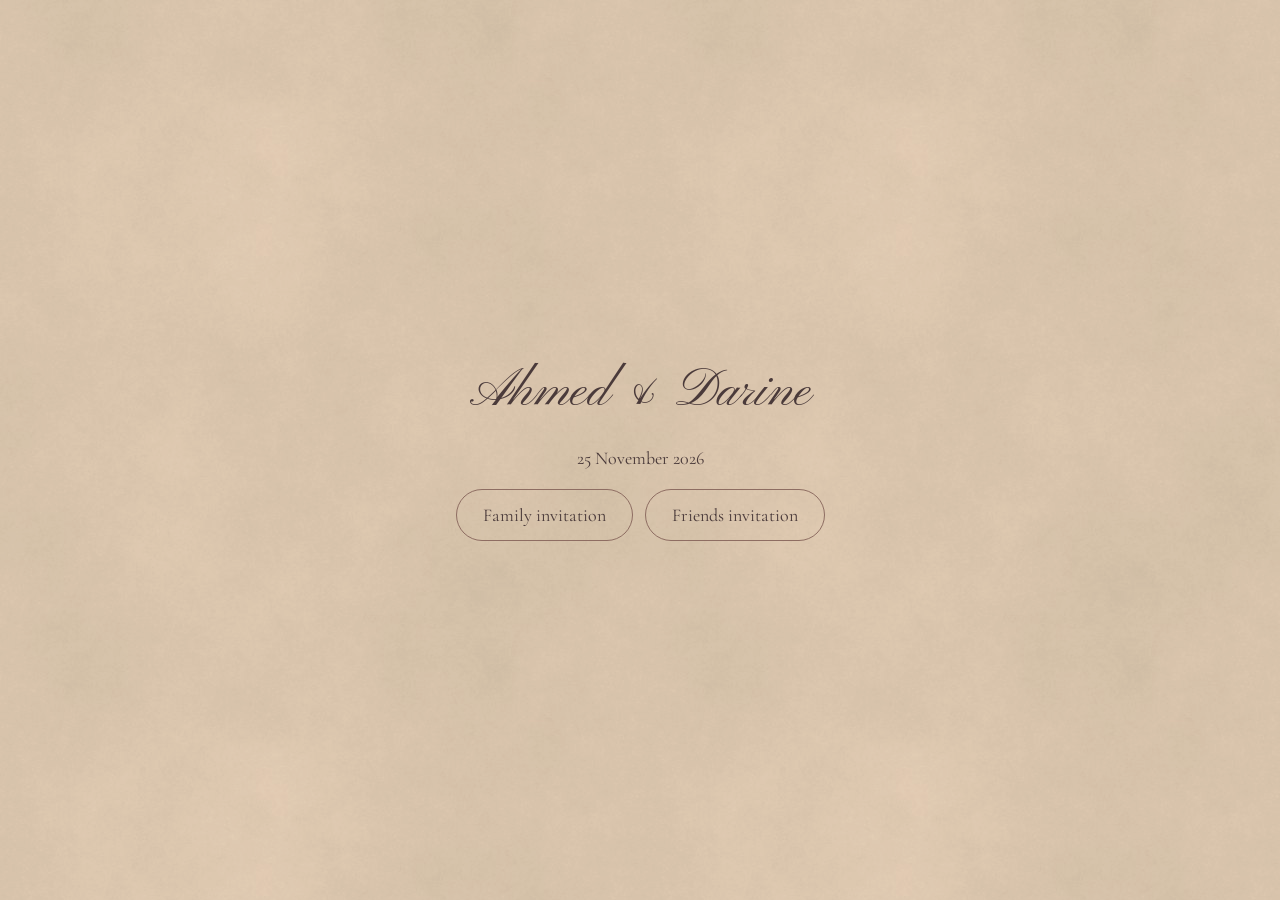
<file: index.html>
<!doctype html>
<html lang="en">
<head>
<meta charset="utf-8">
<meta name="viewport" content="width=device-width, initial-scale=1">
<meta name="robots" content="noindex, nofollow">
<title>Ahmed &amp; Darine — Invitations</title>
<meta property="og:title" content="Ahmed &amp; Darine — Wedding Invitation">
<meta property="og:description" content="25 November 2026 · Sulayman Pasha Mosque">
<meta property="og:image" content="https://bahaasamir.github.io/ahmed-darine-invitations/shared/assets/images/preview-link.png">
<meta property="og:image:width" content="1200">
<meta property="og:image:height" content="630">
<link rel="stylesheet" href="./shared/invitation.css">
<style>body{min-height:100svh;display:grid;place-items:center;padding:32px}main{text-align:center;max-width:420px}h1{font-family:Pinyon,cursive;font-size:52px;font-weight:400;line-height:1.3}p{font-size:18px;margin:20px 0}nav{display:flex;flex-wrap:wrap;gap:12px;justify-content:center}a{padding:14px 26px;border:1px solid #8e6d62;border-radius:99px;color:#4a3a3a;text-decoration:none;font-size:18px}a:focus-visible{outline:3px solid #555c8c;outline-offset:4px}</style>
</head>
<body><main><h1>Ahmed &amp; Darine</h1><p>25 November 2026</p><nav aria-label="Invitation versions"><a href="./Family_Invite/">Family invitation</a><a href="./Friends_Invite/">Friends invitation</a></nav></main></body>
</html>
</file>
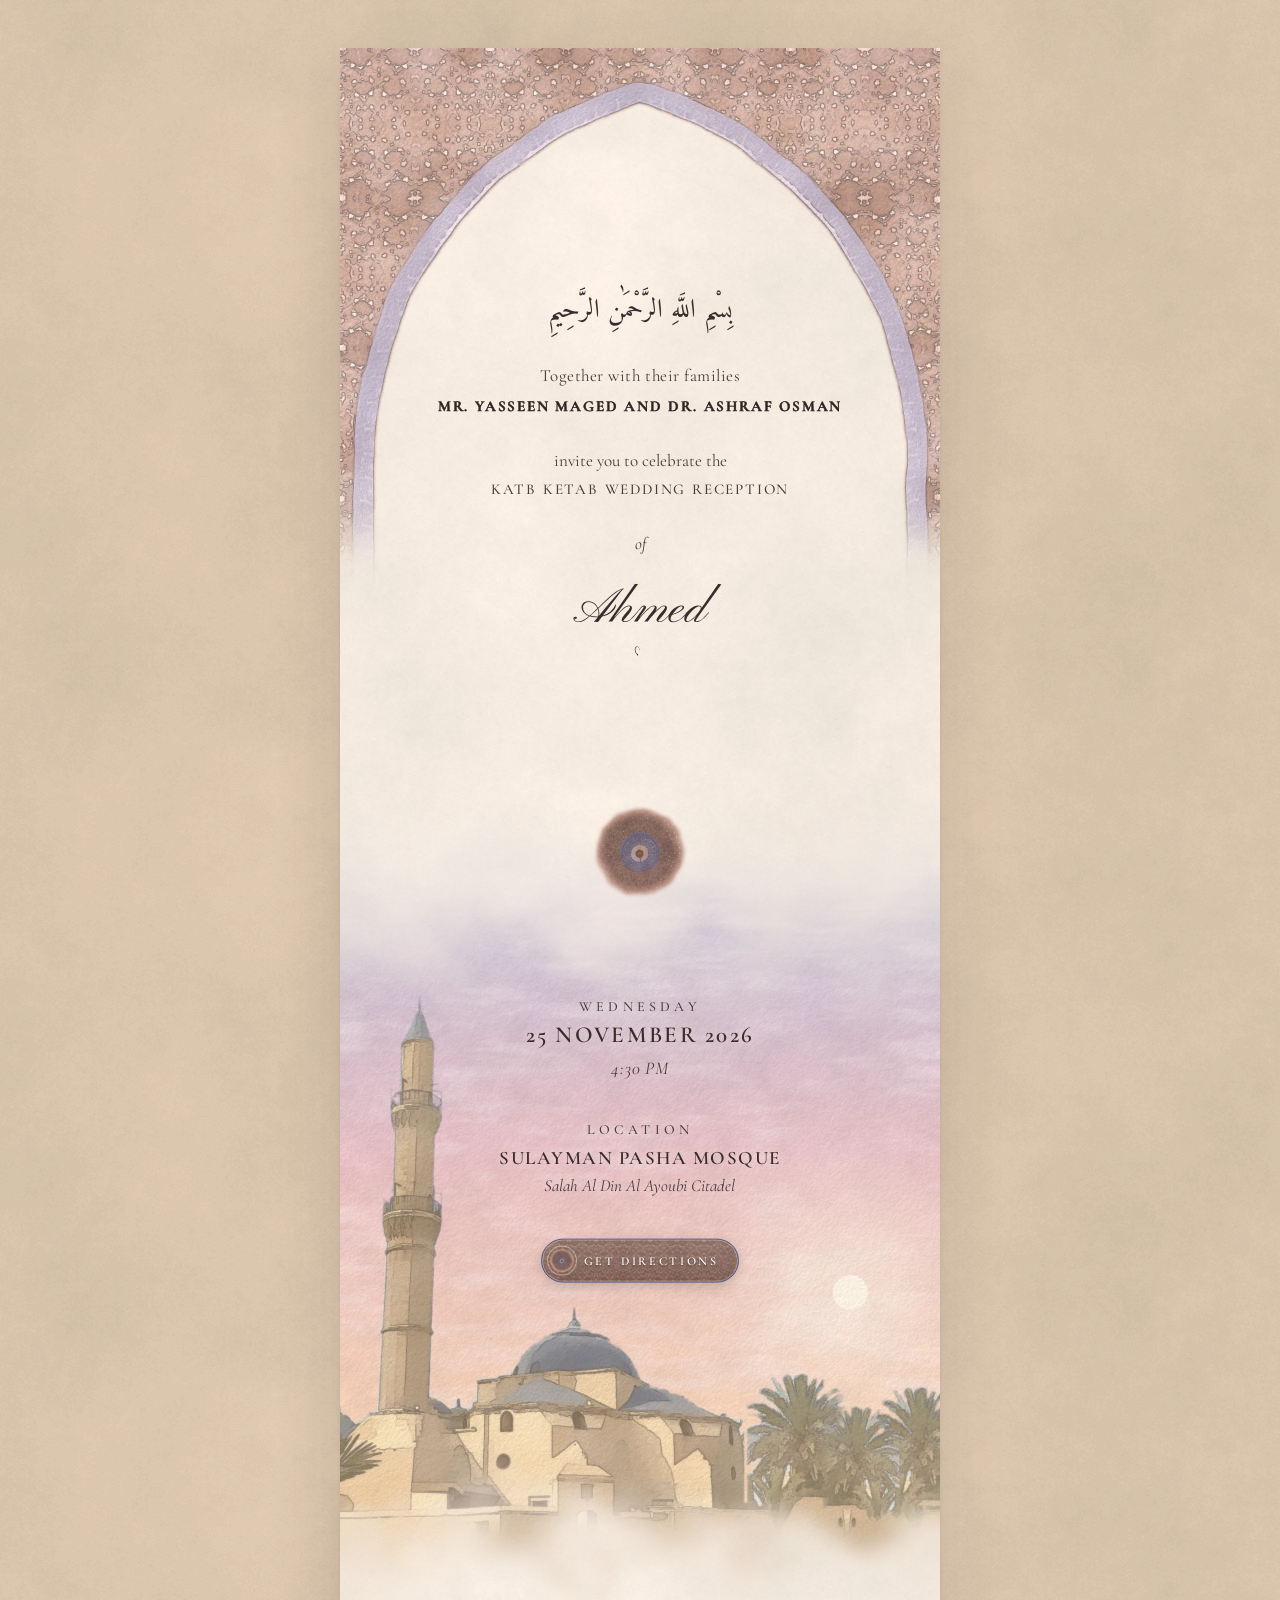
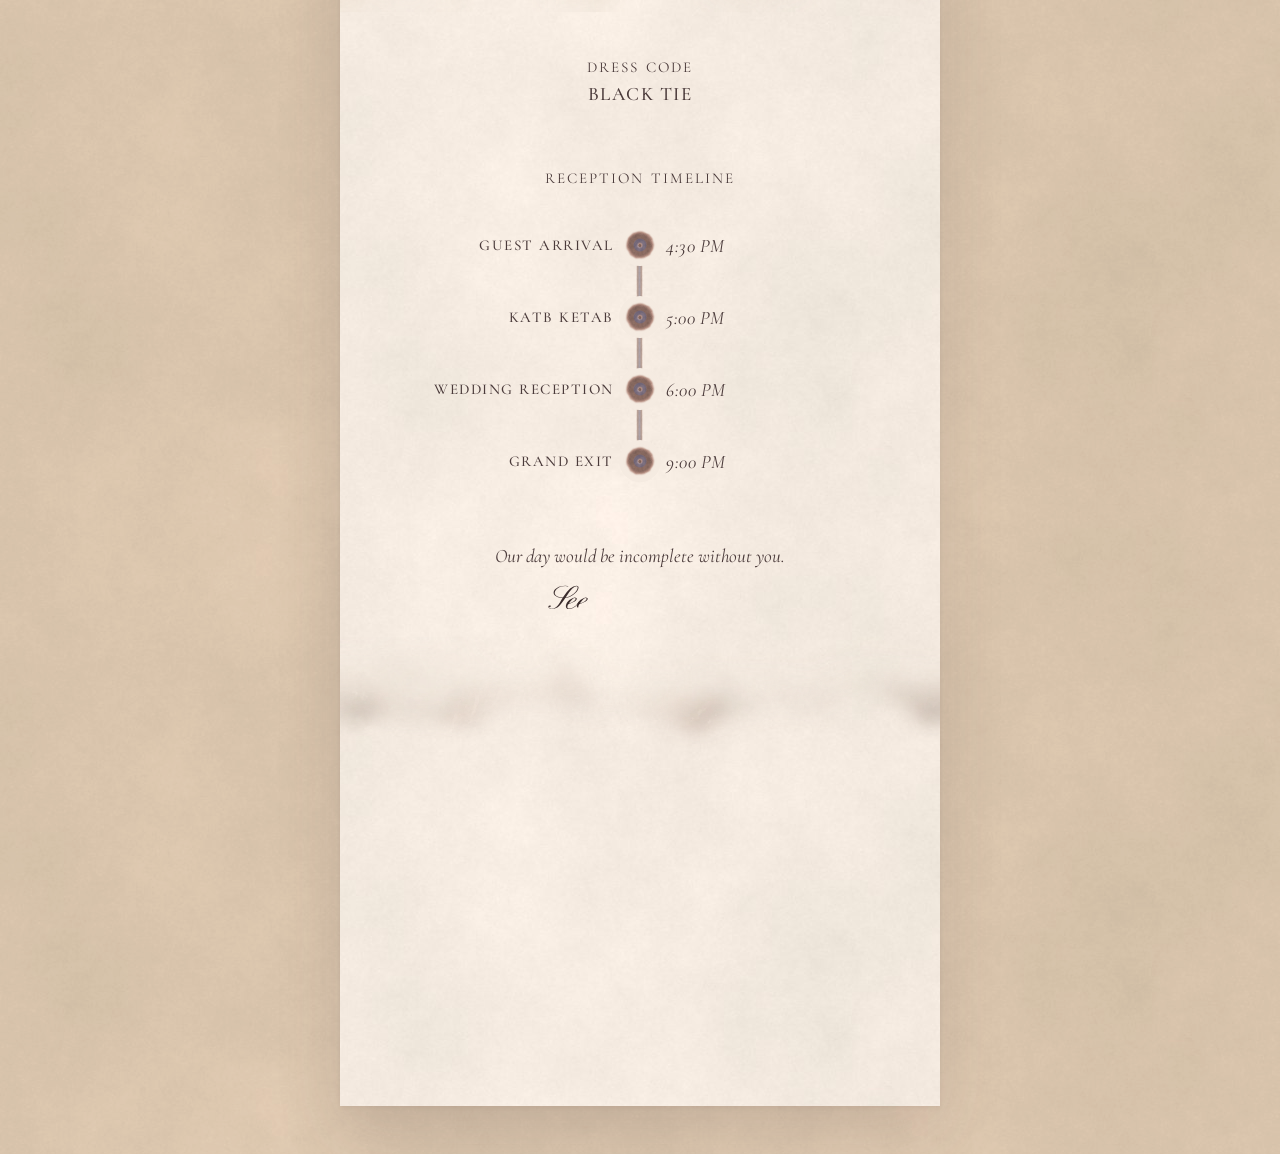
<file: Family_Invite/index.html>
<!doctype html>
<html lang="en">
<head>
<meta charset="utf-8">
<meta name="viewport" content="width=device-width, initial-scale=1">
<meta name="theme-color" content="#f5ebe1">
<meta name="robots" content="noindex, nofollow">
<link rel="canonical" href="https://bahaasamir.github.io/ahmed-darine-invitations/Family_Invite/">
<meta property="og:type" content="website">
<meta property="og:locale" content="en_US">
<meta property="og:site_name" content="Ahmed &amp; Darine">
<meta property="og:title" content="Ahmed &amp; Darine — Wedding Invitation">
<meta property="og:description" content="Join us on 25 November 2026 at Sulayman Pasha Mosque to celebrate our Katb Ketab Wedding Reception.">
<meta property="og:url" content="https://bahaasamir.github.io/ahmed-darine-invitations/Family_Invite/">
<meta property="og:image" content="https://bahaasamir.github.io/ahmed-darine-invitations/shared/assets/images/preview-link.png">
<meta property="og:image:type" content="image/png">
<meta property="og:image:width" content="1200">
<meta property="og:image:height" content="630">
<meta property="og:image:alt" content="Ahmed and Darine's wedding invitation">
<meta name="twitter:card" content="summary_large_image">
<meta name="twitter:title" content="Ahmed &amp; Darine — Wedding Invitation">
<meta name="twitter:description" content="25 November 2026 · Sulayman Pasha Mosque">
<meta name="twitter:image" content="https://bahaasamir.github.io/ahmed-darine-invitations/shared/assets/images/preview-link.png">

<script>
// Hide only during enhancement startup; always recover if the script fails.
if (!matchMedia('(prefers-reduced-motion: reduce)').matches) {
  document.documentElement.classList.add('motion-pending');
  window.invitationStartup = setTimeout(() => document.documentElement.classList.remove('motion-pending'), 3000);
}
</script>
<meta name="description" content="Together with their families, Ahmed and Darine invite you to their Katb Ketab Wedding Reception on 25 November 2026 at Sulayman Pasha Mosque.">
<title>Ahmed &amp; Darine — Family Invitation</title>
<link rel="preload" href="../shared/assets/fonts/cormorant-regular.woff2" as="font" type="font/woff2" crossorigin>
<link rel="preload" href="../shared/assets/fonts/amiri.woff2" as="font" type="font/woff2" crossorigin>
<link rel="preload" href="../shared/assets/images/arch.webp" as="image">
<link rel="stylesheet" href="../shared/invitation.css">
<script src="../shared/invitation.js?v=20261027-3" defer></script>
</head>
<body>
<svg width="0" height="0" aria-hidden="true" focusable="false" style="position:absolute;pointer-events:none" xmlns="http://www.w3.org/2000/svg"><defs><filter id="ink-feather" filterUnits="userSpaceOnUse" x="-40" y="-90" width="680" height="180" color-interpolation-filters="sRGB"><feGaussianBlur stdDeviation="10"/></filter><g id="ink-wash-edge"><path fill="white" d="M-60 -1800H660V-60H-60Z"/><path fill="white" filter="url(#ink-feather)" d="M-60 -110 H660 V5.578 C658.000 6.050 652.000 7.824 648.000 8.413 C644.000 9.003 640.000 9.241 636.000 9.113 C632.000 8.985 628.000 7.783 624.000 7.645 C620.000 7.507 616.000 7.570 612.000 8.285 C608.000 8.999 604.000 11.110 600.000 11.932 C596.000 12.754 592.000 13.967 588.000 13.217 C584.000 12.467 580.000 10.068 576.000 7.432 C572.000 4.796 568.000 0.283 564.000 -2.601 C560.000 -5.485 556.000 -8.310 552.000 -9.871 C548.000 -11.432 544.000 -11.495 540.000 -11.968 C536.000 -12.442 532.000 -12.228 528.000 -12.713 C524.000 -13.198 520.000 -14.416 516.000 -14.877 C512.000 -15.339 508.000 -16.148 504.000 -15.481 C500.000 -14.814 496.000 -12.843 492.000 -10.876 C488.000 -8.909 484.000 -5.405 480.000 -3.681 C476.000 -1.957 472.000 -0.587 468.000 -0.530 C464.000 -0.473 460.000 -2.302 456.000 -3.338 C452.000 -4.374 448.000 -6.384 444.000 -6.747 C440.000 -7.111 436.000 -6.460 432.000 -5.518 C428.000 -4.577 424.000 -2.333 420.000 -1.100 C416.000 0.132 412.000 1.148 408.000 1.876 C404.000 2.603 400.000 2.358 396.000 3.265 C392.000 4.173 388.000 5.364 384.000 7.319 C380.000 9.274 376.000 12.770 372.000 14.995 C368.000 17.219 364.000 20.022 360.000 20.668 C356.000 21.314 352.000 20.386 348.000 18.870 C344.000 17.353 340.000 13.812 336.000 11.568 C332.000 9.325 328.000 6.839 324.000 5.407 C320.000 3.976 316.000 3.751 312.000 2.980 C308.000 2.209 304.000 1.907 300.000 0.782 C296.000 -0.343 292.000 -2.400 288.000 -3.770 C284.000 -5.141 280.000 -7.057 276.000 -7.441 C272.000 -7.825 268.000 -7.013 264.000 -6.073 C260.000 -5.134 256.000 -2.608 252.000 -1.805 C248.000 -1.003 244.000 -0.434 240.000 -1.257 C236.000 -2.080 232.000 -4.758 228.000 -6.744 C224.000 -8.730 220.000 -11.786 216.000 -13.172 C212.000 -14.558 208.000 -15.032 204.000 -15.060 C200.000 -15.089 196.000 -13.805 192.000 -13.345 C188.000 -12.886 184.000 -12.544 180.000 -12.303 C176.000 -12.061 172.000 -12.681 168.000 -11.898 C164.000 -11.114 160.000 -9.901 156.000 -7.602 C152.000 -5.304 148.000 -1.200 144.000 1.891 C140.000 4.983 136.000 9.018 132.000 10.946 C128.000 12.873 124.000 13.530 120.000 13.456 C116.000 13.381 112.000 11.380 108.000 10.499 C104.000 9.618 100.000 8.424 96.000 8.169 C92.000 7.914 88.000 8.764 84.000 8.971 C80.000 9.178 76.000 9.776 72.000 9.411 C68.000 9.046 64.000 7.635 60.000 6.780 C56.000 5.926 52.000 4.356 48.000 4.282 C44.000 4.208 40.000 5.200 36.000 6.336 C32.000 7.473 28.000 10.186 24.000 11.098 C20.000 12.010 16.000 12.726 12.000 11.808 C8.000 10.891 4.000 8.042 0.000 5.592 C-4.000 3.142 -8.000 -0.615 -12.000 -2.891 C-16.000 -5.167 -20.000 -6.809 -24.000 -8.063 C-28.000 -9.317 -32.000 -9.455 -36.000 -10.414 C-40.000 -11.374 -44.000 -12.570 -48.000 -13.820 C-52.000 -15.069 -58.000 -17.229 -60.000 -17.911 Z"/></g></defs></svg>
<div class="backdrop">
<main class="invitation" aria-label="Ahmed and Darine's wedding invitation">
<svg class="ink-art arch" data-ink viewBox="0 0 600 750" width="600" height="750" aria-hidden="true" focusable="false" xmlns="http://www.w3.org/2000/svg">
<defs><mask id="ink-arch" maskUnits="userSpaceOnUse" x="0" y="0" width="600" height="750"><use href="#ink-wash-edge" data-ink-front/></mask></defs>
<image class="ink-image" href="../shared/assets/images/arch.webp" width="600" height="750" preserveAspectRatio="xMidYMid slice"/></svg>
<header class="opening">
<p class="blessing" lang="ar" dir="rtl" data-reveal>بِسْمِ اللَّهِ الرَّحْمَٰنِ الرَّحِيمِ</p>
<p class="family-intro" data-reveal data-stagger="1">Together with their families</p>
<p class="parents" data-reveal data-stagger="2">Mr. Yasseen Maged and Dr. Ashraf Osman</p>
<p class="inviting" data-reveal>invite you to celebrate the</p>
<p class="occasion" data-reveal data-stagger="1">Katb Ketab Wedding Reception</p>
<p class="of" data-reveal data-stagger="2">of</p>
<h1 class="names" data-handwriting><span class="sr-only">Ahmed &amp; Darine</span>
<svg class="name-svg " viewBox="0 0 568.62 230" aria-hidden="true" focusable="false" xmlns="http://www.w3.org/2000/svg"><g data-letter="A" transform="translate(14.00 0)"><defs><mask id="pen-ahmed-0" maskUnits="userSpaceOnUse" x="-30" y="0" width="280" height="240"><path data-pen fill="none" stroke="white" stroke-width="12" stroke-linecap="round" stroke-linejoin="round" d="M8 183 C-12 177 -8 211 30 195 C82 175 161 74 205 63"/><path data-pen fill="none" stroke="white" stroke-width="23" stroke-linecap="round" stroke-linejoin="round" d="M205 63 L93 200"/><path data-pen fill="none" stroke="white" stroke-width="10" stroke-linecap="round" stroke-linejoin="round" d="M104 178 C108 126 73 101 45 123 C16 145 48 187 108 179 C145 175 172 150 172 128"/></mask></defs><path class="letter-fill" d="M20.7 200.49Q10.35 200.49 5.18 196.34Q0 192.19 0 186.23Q0 181.84 3.08 180.03Q6.15 178.22 9.18 178.22Q10.84 178.22 12.45 179.2Q14.06 180.18 14.06 182.62Q14.06 184.47 12.45 185.94Q10.84 187.4 8.59 187.4Q7.32 187.4 6.1 187.26Q4.88 187.11 3.91 186.43V187.11Q3.91 191.8 7.96 194.82Q12.01 197.85 21.48 197.85Q28.03 197.85 34.86 195.02Q41.7 192.19 49.12 187.11Q52.73 184.47 56.3 181.64Q59.86 178.81 63.67 175.68Q49.51 170.41 41.46 160.99Q33.4 151.56 32.91 141.21Q32.62 134.38 35.84 128.47Q39.06 122.56 45.61 118.85Q52.15 115.14 61.62 115.14Q74.8 115.14 84.86 122.9Q94.92 130.66 100.29 142.09L102.93 139.45Q121 121.39 134.28 109.18Q147.56 96.97 157.13 89.21Q166.7 81.45 173.68 76.86Q180.66 72.27 186.04 69.43Q193.26 65.62 197.95 64.26Q202.64 62.89 205.08 62.89Q206.84 62.89 206.84 63.77Q206.84 64.16 204.88 64.94Q203.42 65.43 200.68 68.26Q197.95 71.09 192.68 77.88Q187.4 84.67 178.27 96.83Q169.14 108.98 155.03 127.88Q140.92 146.78 120.31 173.93Q138.09 168.65 151.46 157.23Q164.84 145.8 170.51 130.76Q171.68 127.83 172.07 127.83Q172.36 127.83 173 128.66Q173.63 129.49 173.63 130.66Q173.05 139.06 168.85 145.46Q164.65 151.86 158.79 157.62Q150.98 165.23 140.14 170.36Q129.3 175.49 117.19 178.03L100.49 200.1Q97.46 199.9 94.29 199.71Q91.11 199.51 89.16 199.51Q87.5 199.51 86.18 199.71Q84.86 199.9 83.5 200.1Q87.21 195.41 90.82 190.97Q94.43 186.52 97.95 182.23Q98.73 181.05 99.02 180.37Q97.46 180.47 95.95 180.52Q94.43 180.57 92.87 180.57Q85.74 180.57 79.25 179.59Q72.75 178.61 67.09 176.86Q60.16 182.71 54.93 186.62Q49.71 190.53 45.9 192.87Q39.65 196.78 33.4 198.63Q27.15 200.49 20.7 200.49ZM104.49 174.22Q132.03 140.43 150.83 118.46Q169.63 96.48 181.05 84.03Q192.48 71.58 197.85 66.6Q194.73 67.87 191.36 69.34Q187.99 70.8 183.3 73.63Q175.39 78.42 164.99 86.87Q154.59 95.31 140.58 108.11Q126.56 120.9 107.91 139.06L101.66 145.12Q103.61 150 104.64 155.18Q105.66 160.35 105.66 165.53Q105.66 169.92 104.49 174.22ZM66.02 173.73Q72.75 167.97 80.52 160.79Q88.28 153.61 98.05 144.14Q93.07 132.52 83.45 125.29Q73.83 118.07 61.82 118.07Q55.57 118.07 50.34 121.29Q45.12 124.51 42.04 129.74Q38.96 134.96 38.96 141.02Q38.96 151.17 45.7 160.06Q52.44 168.95 66.02 173.73ZM93.46 177.83Q96.97 177.83 100.29 177.54Q101.46 174.51 102 171.39Q102.54 168.26 102.54 166.11Q102.54 156.45 99.32 147.36Q90.43 155.96 82.96 162.74Q75.49 169.53 69.43 174.8Q80.08 177.83 93.46 177.83Z"/></g><g data-letter="h" transform="translate(172.98 0)"><defs><mask id="pen-ahmed-1" maskUnits="userSpaceOnUse" x="-30" y="0" width="280" height="240"><path data-pen fill="none" stroke="white" stroke-width="21" stroke-linecap="round" stroke-linejoin="round" d="M100 45 L-6 200"/><path data-pen fill="none" stroke="white" stroke-width="20" stroke-linecap="round" stroke-linejoin="round" d="M-5 197 C25 159 68 125 75 137 C84 144 48 179 45 190 C36 214 76 196 100 162"/></mask></defs><path class="letter-fill" d="M50.78 200.2Q46.29 200.2 42.04 198.14Q37.79 196.09 37.79 192.68Q37.79 190.04 39.01 186.47Q40.23 182.91 44.63 176.66Q49.02 170.41 58.59 159.67Q66.31 150.98 69.24 146.19Q72.17 141.41 72.17 139.06Q72.17 137.7 71.24 136.62Q70.31 135.55 67.58 135.55Q65.33 135.55 61.47 136.82Q57.62 138.09 53.03 141.11Q45.31 146.39 33.89 157.37Q22.46 168.36 8.11 186.23L-0.88 198.14Q-2.44 197.85 -3.81 197.75Q-5.18 197.66 -6.54 197.66Q-10.06 197.66 -12.45 198Q-14.84 198.34 -15.92 198.63L92.19 44.24Q93.46 44.34 95.56 44.53Q97.66 44.73 101.56 44.63Q102.34 44.63 103.42 44.48Q104.49 44.34 105.76 44.24L8.89 178.71L9.38 179.79Q24.32 162.6 34.77 152.78Q45.21 142.97 52.15 138.28Q57.03 135.16 61.18 134.13Q65.33 133.11 68.46 133.11Q74.8 133.11 77.49 136.18Q80.18 139.26 79.98 142.97Q79.79 146.88 77.34 152.29Q74.9 157.71 68.9 165.77Q62.89 173.83 51.95 185.64Q47.07 190.92 46.04 192.43Q45.02 193.95 45.02 195.21Q45.02 196.19 47.17 196.83Q49.32 197.46 51.95 197.46Q58.11 197.46 64.4 194.04Q70.7 190.62 76.56 185.45Q82.42 180.27 87.21 174.9Q91.99 169.53 95.26 165.48Q98.54 161.43 99.51 160.35L101.66 162.01Q100.39 163.28 97.02 167.53Q93.65 171.78 88.57 177.29Q83.5 182.81 77.34 188.04Q71.19 193.26 64.4 196.73Q57.62 200.2 50.78 200.2Z"/></g><g data-letter="m" transform="translate(261.66 0)"><defs><mask id="pen-ahmed-2" maskUnits="userSpaceOnUse" x="-30" y="0" width="280" height="240"><path data-pen fill="none" stroke="white" stroke-width="19" stroke-linecap="round" stroke-linejoin="round" d="M10 161 C48 112 56 131 32 164 L7 197 M7 197 C55 147 76 125 85 137 C94 146 56 181 49 198 M49 198 C98 146 118 124 124 139 C129 151 91 181 98 194 C109 210 135 183 151 161"/></mask></defs><path class="letter-fill" d="M104.59 200.49Q99.32 200.49 95.41 198.39Q91.5 196.29 91.5 192.87Q91.5 190.23 92.82 186.62Q94.14 183.01 98.73 176.71Q103.32 170.41 112.89 159.67Q120.51 150.98 123.54 146.19Q126.56 141.41 126.56 139.06Q126.56 137.7 125.49 136.62Q124.41 135.55 121.58 135.55Q119.24 135.55 115.62 137.21Q112.01 138.87 105.66 143.65Q98.05 149.41 87.74 159.91Q77.44 170.41 64.94 186.23L55.86 198.14Q53.52 197.66 50.29 197.66Q46.88 197.66 44.48 198Q42.09 198.34 41.02 198.63Q46.78 191.6 49.95 187.7Q53.12 183.79 55.03 181.4Q56.93 179 58.69 176.71Q60.45 174.41 63.28 170.7Q66.11 166.99 71.29 160.16Q76.95 152.73 79.74 148.49Q82.52 144.24 83.5 142.04Q84.47 139.84 84.47 138.57Q84.47 135.55 79.69 135.55Q77.25 135.55 73.14 137.26Q69.04 138.96 62.99 143.75Q56.25 149.12 46.04 159.67Q35.84 170.21 22.75 186.23L13.67 198.14Q12.3 197.85 10.89 197.75Q9.47 197.66 8.11 197.66Q4.59 197.66 2.2 198Q-0.2 198.34 -1.17 198.63Q9.77 182.81 17.09 172.41Q24.41 162.01 28.86 155.76Q33.3 149.51 35.5 146.24Q37.7 142.97 38.48 141.55Q39.26 140.14 39.36 139.26Q39.55 136.43 37.21 136.43Q35.84 136.43 32.91 139.16Q29.98 141.89 26.32 146Q22.66 150.1 19.14 154.44Q15.62 158.79 12.99 162.01Q12.3 162.4 11.23 161.52Q10.64 160.64 10.94 160.35Q13.77 157.32 17.33 152.78Q20.9 148.24 24.8 143.7Q28.71 139.16 32.81 136.13Q36.91 133.11 40.72 133.11Q43.55 133.11 46.34 134.33Q49.12 135.55 48.63 140.14Q48.54 141.7 47.66 144.09Q46.78 146.48 44.14 150.2L23.63 178.71L24.12 179.79Q37.79 163.96 47.27 154.35Q56.74 144.73 62.7 140.53Q68.36 136.23 72.61 134.67Q76.86 133.11 80.76 133.11Q87.01 133.11 89.7 136.18Q92.38 139.26 92.19 142.97Q91.99 146.48 91.11 149.32Q90.23 152.15 87.01 157.13Q95.51 148.44 102.25 142.97Q109.57 137.01 114.21 135.06Q118.85 133.11 122.85 133.11Q129.2 133.11 131.79 136.18Q134.38 139.26 134.28 142.97Q134.18 146.88 131.69 152.29Q129.2 157.71 123.19 165.77Q117.19 173.83 106.35 185.64Q101.27 190.92 100.29 192.43Q99.32 193.95 99.32 195.21L98.63 195.31Q98.63 197.66 105.76 197.66Q110.55 197.66 116.21 194.24Q121.88 190.82 127.59 185.64Q133.3 180.47 138.28 175.05Q143.26 169.63 146.68 165.53Q150.1 161.43 151.07 160.35L153.12 162.01Q151.95 163.28 148.39 167.53Q144.82 171.78 139.65 177.29Q134.47 182.81 128.42 188.13Q122.36 193.46 116.21 196.97Q110.06 200.49 104.59 200.49Z"/></g><g data-letter="e" transform="translate(401.79 0)"><defs><mask id="pen-ahmed-3" maskUnits="userSpaceOnUse" x="-30" y="0" width="280" height="240"><path data-pen fill="none" stroke="white" stroke-width="18" stroke-linecap="round" stroke-linejoin="round" d="M9 173 C58 154 69 139 56 135 C34 125 0 164 6 190 C14 217 55 191 77 161"/></mask></defs><path class="letter-fill" d="M18.07 200.59Q8.5 200.59 4.39 195.61Q0.29 190.62 0.1 183.4Q0 178.12 2.25 171.68Q4.49 165.23 6.93 161.82Q14.16 151.76 22.56 145.41Q30.96 139.06 39.01 136.08Q47.07 133.11 53.22 133.11Q59.18 133.11 61.57 135.06Q63.96 137.01 64.06 139.55Q64.36 143.36 60.01 148.39Q55.66 153.42 44.82 159.28Q33.98 165.14 14.55 171.58Q11.13 177.05 9.96 181.01Q8.79 184.96 8.79 188.09Q8.79 192.68 11.87 195.21Q14.94 197.75 19.14 197.75Q28.32 197.75 36.38 194.29Q44.43 190.82 51.12 185.55Q57.81 180.27 62.89 174.85Q67.97 169.43 71.19 165.38Q74.41 161.33 75.49 160.35L77.54 162.01Q76.07 163.28 72.61 167.58Q69.14 171.88 63.82 177.44Q58.5 183.01 51.56 188.28Q44.63 193.55 36.18 197.07Q27.73 200.59 18.07 200.59ZM16.8 168.16Q35.74 161.52 46.68 154.44Q57.62 147.36 57.62 140.92Q57.62 135.45 52.54 135.45Q46 135.45 38.38 142.48Q30.76 149.51 20.61 162.89Q18.46 165.62 16.8 168.16Z"/></g><g data-letter="d" transform="translate(466.34 0)"><defs><mask id="pen-ahmed-4" maskUnits="userSpaceOnUse" x="-30" y="0" width="280" height="240"><path data-pen fill="none" stroke="white" stroke-width="19" stroke-linecap="round" stroke-linejoin="round" d="M68 149 C75 125 46 131 20 158 C-12 192 2 209 23 190 C63 159 111 84 149 45"/><path data-pen fill="none" stroke="white" stroke-width="21" stroke-linecap="round" stroke-linejoin="round" d="M149 45 L51 181 C22 219 63 203 100 161"/></mask></defs><path class="letter-fill" d="M12.5 200.2Q6.35 200.2 3.22 196.78Q0.1 193.36 0.1 187.4Q0.1 180.86 2.98 173.44Q5.86 166.02 12.3 158.69Q25.49 143.36 37.3 138.23Q49.12 133.11 58.69 133.11Q62.7 133.11 66.65 135.11Q70.61 137.11 70.61 141.11Q70.61 141.5 70.56 141.89Q70.51 142.29 70.51 142.77Q78.32 131.45 88.96 116.06Q99.61 100.68 112.45 82.42Q125.29 64.16 139.45 44.24Q140.82 44.82 142.97 45.31Q145.12 45.8 147.66 45.8Q149.41 45.8 151.86 45.51L59.08 175.59Q53.42 183.11 50.54 187.6Q47.66 192.09 47.66 194.63Q47.66 197.27 50.1 197.27Q56.54 197.27 63.09 193.9Q69.63 190.53 75.59 185.4Q81.54 180.27 86.47 174.9Q91.41 169.53 94.73 165.48Q98.05 161.43 99.12 160.35L101.27 162.01Q100 163.28 96.44 167.48Q92.87 171.68 87.55 177.2Q82.23 182.71 75.83 187.99Q69.43 193.26 62.45 196.73Q55.47 200.2 48.54 200.2Q43.75 200.2 41.7 198.34Q39.65 196.48 39.65 193.55Q39.75 187.7 51.37 173.83L50.59 173.44Q37.3 188.18 27.88 194.19Q18.46 200.2 12.5 200.2ZM13.18 197.27Q17.09 197.27 22.75 194.24Q28.42 191.21 37.4 183.11Q41.21 179.49 45.41 175.29Q49.61 171.09 54.1 165.72Q55.47 164.06 58.35 160.01Q61.23 155.96 65.43 149.9Q67.68 145.21 67.68 141.99Q67.68 138.96 65.33 137.55Q62.99 136.13 60.25 136.13Q55.47 136.13 45.26 143.12Q35.06 150.1 22.27 165.23Q14.94 174.12 11.62 180.81Q8.3 187.5 8.3 192.19Q8.3 197.27 13.18 197.27Z"/></g></svg>
<svg class="name-svg ampersand" viewBox="0 0 182.49 230" aria-hidden="true" focusable="false" xmlns="http://www.w3.org/2000/svg"><g data-letter="&" transform="translate(14.00 0)"><defs><mask id="pen-and-0" maskUnits="userSpaceOnUse" x="-30" y="0" width="280" height="240"><path data-pen fill="none" stroke="white" stroke-width="11" stroke-linecap="round" stroke-linejoin="round" d="M61 186 C31 153 43 121 61 129 C91 141 53 188 55 193 C76 195 114 201 115 165"/><path data-pen fill="none" stroke="white" stroke-width="21" stroke-linecap="round" stroke-linejoin="round" d="M55 195 C81 155 103 127 129 105"/></mask></defs><path class="letter-fill" d="M66.5 198.24Q65.04 197.95 62.35 197.8Q59.67 197.66 57.62 197.66Q56.54 197.66 54.83 197.75Q53.12 197.85 50.78 198.14Q53.03 194.53 55.08 191.11Q57.13 187.7 58.98 184.47Q51.46 178.42 46.73 169.34Q41.99 160.25 41.99 149.9Q41.99 138.77 47.36 131.35Q52.73 123.93 60.74 123.93Q66.5 123.93 71.34 129.35Q76.17 134.77 76.17 144.92Q76.17 150.49 73.24 159.47Q70.31 168.46 65.43 178.12Q77.93 158.79 88.87 145.12Q99.8 131.45 109.33 121.58Q118.85 111.72 127.25 103.91Q128.91 102.34 129.98 102.34Q131.15 102.34 131.15 103.22Q131.15 103.91 128.03 106.93Q117.97 116.7 107.71 129.69Q97.46 142.68 88.04 157.62Q78.61 172.56 71 188.38Q77.15 190.92 83.98 190.92Q96.39 190.92 105.66 183.01Q109.67 179.39 112.06 174.9Q114.45 170.41 114.45 165.53Q114.45 165.23 114.26 164.06Q110.35 163.87 110.35 160.55Q110.35 159.47 111.23 158.59Q112.11 157.71 113.38 157.71Q117.87 157.71 117.87 164.16Q117.87 170.12 114.99 175.63Q112.11 181.15 107.23 185.16Q96.97 193.55 83.4 193.55Q76.66 193.55 69.82 190.82ZM60.45 181.64Q67.09 169.43 70.17 159.91Q73.24 150.39 73.24 143.85Q73.24 136.33 69.68 132.08Q66.11 127.83 61.82 127.83Q58.3 127.83 55.03 130.96Q51.76 134.08 49.66 139.16Q47.56 144.24 47.56 150.1Q47.56 159.67 51.03 167.82Q54.49 175.98 60.45 181.64Z"/></g></svg>
<svg class="name-svg " viewBox="0 0 547.34 230" aria-hidden="true" focusable="false" xmlns="http://www.w3.org/2000/svg"><g data-letter="D" transform="translate(14.00 0)"><defs><mask id="pen-darine-0" maskUnits="userSpaceOnUse" x="-30" y="0" width="280" height="240"><path data-pen fill="none" stroke="white" stroke-width="11" stroke-linecap="round" stroke-linejoin="round" d="M115 84 C113 120 78 144 48 143 C0 143 42 79 84 68 C132 52 178 75 161 131 C150 172 117 203 62 198 C36 196 -10 175 3 192 C21 217 78 174 110 132 C138 95 164 72 195 71"/><path data-pen fill="none" stroke="white" stroke-width="22" stroke-linecap="round" stroke-linejoin="round" d="M158 85 C126 113 108 149 78 176 C54 198 28 202 10 200"/></mask></defs><path class="letter-fill" d="M17.58 200.59Q8.11 200.59 4.05 198.34Q0 196.09 0 193.36Q0 190.53 5.18 187.74Q10.35 184.96 20.12 184.96Q25.2 184.96 31.1 186.13Q37.01 187.3 47.17 190.33Q47.46 190.43 47.75 190.48Q48.05 190.53 48.44 190.72Q58.59 185.16 71.24 172.85Q83.89 160.55 102.44 138.09Q110.84 127.93 118.85 118.36Q126.86 108.79 137.7 98.73Q144.04 92.68 152.05 87.3Q145.21 76.76 133.3 71.97Q121.39 67.19 106.25 67.19Q94.63 67.19 83.69 71.04Q72.75 74.9 63.33 81.3Q53.91 87.7 46.78 95.51Q39.65 103.32 35.69 111.28Q31.74 119.24 31.74 126.07Q31.74 133.11 36.57 137.4Q41.41 141.7 50.29 141.7Q56.35 141.7 64.26 138.43Q72.17 135.16 80.47 129.49Q88.77 123.83 95.95 116.6Q103.12 109.38 107.76 101.37Q112.4 93.36 112.89 85.45Q113.18 83.2 113.96 83.2Q115.14 83.2 115.14 85.25Q115.14 95.8 109.77 106.3Q104.39 116.8 95.17 125.39Q85.94 133.98 74.27 139.21Q62.6 144.43 50 144.43Q44.04 144.43 38.53 141.85Q33.01 139.26 29.54 134.62Q26.07 129.98 26.07 123.83Q26.07 112.89 32.23 102.39Q38.38 91.89 49.32 83.4Q60.25 74.9 74.71 69.87Q89.16 64.84 105.66 64.84Q122.56 64.84 135.25 70.12Q147.95 75.39 155.66 84.96Q165.23 78.91 175.83 74.71Q186.43 70.51 195.61 70.12Q197.07 70.12 197.07 71.09Q197.07 71.68 196.58 71.92Q196.09 72.17 193.85 72.56Q185.06 73.63 176.22 78.12Q167.38 82.62 158.98 89.84Q166.21 101.86 166.21 117.97Q166.21 135.94 159.33 150.98Q152.44 166.02 140.58 177.05Q128.71 188.09 113.72 194.14Q98.73 200.2 82.52 200.2Q75.2 200.2 68.46 199.02Q61.72 197.85 52.54 195.21Q36.72 200.59 17.58 200.59ZM83.01 197.27Q97.36 197.27 111.08 191.41Q124.8 185.55 135.84 174.95Q146.88 164.36 153.42 149.9Q159.96 135.45 159.96 118.36Q159.96 103.61 155.18 93.16Q144.04 103.61 133.69 118.55Q122.46 134.77 111.13 149.46Q99.8 164.16 86.72 175.54Q73.63 186.91 57.13 193.46Q62.21 195.02 68.31 196.14Q74.41 197.27 83.01 197.27ZM19.24 197.46Q25.88 197.46 31.88 196.53Q37.89 195.61 44.04 192.87Q37.6 191.21 31.69 190.19Q25.78 189.16 19.43 189.16Q11.13 189.16 6.93 190.43Q2.73 191.7 2.73 193.36Q2.73 197.46 19.24 197.46Z"/></g><g data-letter="a" transform="translate(172.50 0)"><defs><mask id="pen-darine-1" maskUnits="userSpaceOnUse" x="-30" y="0" width="280" height="240"><path data-pen fill="none" stroke="white" stroke-width="19" stroke-linecap="round" stroke-linejoin="round" d="M63 148 C73 125 40 130 13 164 C-12 194 7 210 35 178 L65 136 M65 136 L25 190 C23 211 61 187 80 161"/></mask></defs><path class="letter-fill" d="M10.06 200.2Q3.81 200.2 0.93 196.78Q-1.95 193.36 -1.95 187.4Q-1.95 180.86 0.83 173.44Q3.61 166.02 10.06 158.69Q23.24 143.36 34.72 138.23Q46.19 133.11 56.25 133.11Q61.33 133.11 64.84 135.25Q68.36 137.4 68.36 141.11Q68.36 143.95 67.19 146.88Q70.31 143.16 72.51 140.38Q74.71 137.6 76.76 135.06Q79.3 135.84 82.62 135.84Q83.98 135.84 86.33 135.74Q88.67 135.64 89.94 135.45L57.03 175.1Q50.78 182.52 48.05 187.16Q45.31 191.8 45.31 194.34Q45.31 197.46 48.34 197.46Q53.61 197.46 59.28 194.38Q64.94 191.31 70.41 186.47Q75.88 181.64 80.66 176.42Q85.45 171.19 89.11 166.75Q92.77 162.3 94.73 160.16L96.68 161.82Q94.53 164.26 90.62 168.85Q86.72 173.44 81.69 178.81Q76.66 184.18 70.85 189.06Q65.04 193.95 58.94 197.07Q52.83 200.2 46.88 200.2Q37.11 200.2 37.11 194.14Q37.11 191.89 37.94 189.6Q38.77 187.3 41.31 183.64Q43.85 179.98 48.93 173.83L47.95 173.44Q36.04 188.09 25.93 194.14Q15.82 200.2 10.06 200.2ZM10.45 197.27Q16.7 197.27 26.95 189.99Q37.21 182.71 51.56 165.72Q53.91 162.89 55.91 160.45Q57.91 158.01 59.77 155.86Q62.01 152.44 63.82 148.73Q65.62 145.02 65.62 141.99Q65.62 138.96 63.48 137.55Q61.33 136.13 58.79 136.13Q54 136.13 43.31 143.02Q32.62 149.9 19.82 165.04Q12.5 173.83 9.28 180.66Q6.05 187.5 6.05 192.19Q6.05 197.27 10.45 197.27Z"/></g><g data-letter="r" transform="translate(256.09 0)"><defs><mask id="pen-darine-2" maskUnits="userSpaceOnUse" x="-30" y="0" width="280" height="240"><path data-pen fill="none" stroke="white" stroke-width="14" stroke-linecap="round" stroke-linejoin="round" d="M3 170 Q22 152 28 129 Q30 119 26 131 Q21 142 59 147"/><path data-pen fill="none" stroke="white" stroke-width="22" stroke-linecap="round" stroke-linejoin="round" d="M59 147 C39 164 11 192 26 197 C41 202 65 180 78 161"/></mask></defs><path class="letter-fill" d="M26.56 200.2Q21.09 200.2 17.68 197.41Q14.26 194.63 14.26 190.14Q14.26 182.32 25.68 171.29Q37.11 160.25 56.64 147.17Q46.68 145.51 39.5 143.85Q32.32 142.19 28.03 140.23Q26.07 144.14 22.36 149.8Q18.65 155.47 12.89 162.01Q8.98 166.6 7.03 168.46Q5.08 170.31 4.35 170.65Q3.61 171 3.52 171.19Q3.22 171.29 3.17 170.61Q3.12 169.92 3.22 169.53Q3.22 169.14 4.69 167.68Q6.15 166.21 10.84 160.35Q15.72 154.2 19.53 148.63Q23.34 143.07 25.39 138.87Q21.88 136.62 21.29 133.89Q20.51 129.2 23.14 125.39Q25.78 121.58 29.98 121.58Q35.16 121.58 35.16 126.07Q35.16 128.32 34.28 129.88Q33.4 131.45 32.52 132.91Q30.76 134.96 30.76 138.09Q30.76 139.06 34.13 140.19Q37.5 141.31 42.43 142.33Q47.36 143.36 52.15 144.09Q56.93 144.82 59.67 145.02Q61.52 145.12 61.96 145.65Q62.4 146.19 62.4 146.48Q62.4 147.46 59.57 149.71Q54.2 153.81 48.54 159.62Q42.87 165.43 37.99 171.63Q33.11 177.83 30.08 183.3Q27.05 188.77 27.05 192.29Q27.05 196.88 30.76 196.88Q35.55 196.88 41.21 193.65Q46.88 190.43 52.69 185.55Q58.5 180.66 63.62 175.44Q68.75 170.21 72.46 166.06Q76.17 161.91 77.64 160.35L79.59 162.01Q77.44 164.06 73.49 168.51Q69.53 172.95 64.26 178.37Q58.98 183.79 52.78 188.77Q46.58 193.75 39.94 196.97Q33.3 200.2 26.56 200.2Z"/></g><g data-letter="i" transform="translate(322.69 0)"><defs><mask id="pen-darine-3" maskUnits="userSpaceOnUse" x="-30" y="0" width="280" height="240"><path data-pen fill="none" stroke="white" stroke-width="21" stroke-linecap="round" stroke-linejoin="round" d="M37 135 L0 181 C-22 213 18 199 53 161"/><path data-pen fill="none" stroke="white" stroke-width="19" stroke-linecap="round" stroke-linejoin="round" d="M56 106 L57 106"/></mask></defs><path class="letter-fill" d="M55.37 114.45Q52.64 114.45 51.03 112.74Q49.41 111.04 49.41 108.4Q49.41 104.98 52.29 102.1Q55.18 99.22 59.18 99.22Q61.91 99.22 63.53 101.03Q65.14 102.83 65.14 105.37Q65.14 108.98 62.06 111.72Q58.98 114.45 55.37 114.45ZM5.47 200.2Q-0.49 200.2 -4.15 198Q-7.81 195.8 -7.81 192.09Q-7.81 189.16 -6.35 185.3Q-4.88 181.45 -0.73 175.2Q3.42 168.95 11.38 158.94Q19.34 148.93 32.32 133.79Q33.2 133.89 36.52 133.98Q39.84 134.08 41.7 134.08Q43.36 134.08 44.19 134.03Q45.02 133.98 45.8 133.89Q31.54 150.68 22.51 161.52Q13.48 172.36 8.59 178.81Q3.71 185.25 1.86 188.67Q0 192.09 0 194.14Q0 196.68 2.73 197.07Q5.47 197.46 7.13 197.46Q12.4 197.46 18.65 193.9Q24.9 190.33 31.1 185.01Q37.3 179.69 42.63 174.22Q47.95 168.75 51.37 164.79Q54.79 160.84 55.37 160.25L57.32 162.01Q56.25 163.18 52.64 167.38Q49.02 171.58 43.65 177.1Q38.28 182.62 31.88 187.89Q25.49 193.16 18.7 196.68Q11.91 200.2 5.47 200.2Z"/></g><g data-letter="n" transform="translate(367.03 0)"><defs><mask id="pen-darine-4" maskUnits="userSpaceOnUse" x="-30" y="0" width="280" height="240"><path data-pen fill="none" stroke="white" stroke-width="19" stroke-linecap="round" stroke-linejoin="round" d="M11 161 C47 118 51 134 30 164 L7 197 M7 197 C55 146 80 126 87 138 C95 151 49 184 58 194 C72 207 100 179 112 161"/></mask></defs><path class="letter-fill" d="M64.16 200.2Q58.79 200.2 54.83 198.14Q50.88 196.09 50.88 192.68Q50.88 190.04 52.05 186.47Q53.22 182.91 57.67 176.66Q62.11 170.41 71.68 159.67Q79.39 150.98 82.32 146.19Q85.25 141.41 85.25 139.06Q85.25 137.7 84.28 136.62Q83.3 135.55 80.57 135.55Q78.61 135.55 75.34 136.82Q72.07 138.09 67.58 141.11Q59.86 146.39 48.63 157.37Q37.4 168.36 22.85 186.23L13.77 198.14Q11.23 197.66 8.11 197.66Q4.59 197.66 2.29 198Q0 198.34 -1.17 198.63Q9.77 182.81 17.09 172.41Q24.41 162.01 28.86 155.76Q33.3 149.51 35.5 146.24Q37.7 142.97 38.48 141.55Q39.26 140.14 39.36 139.26Q39.55 136.43 37.21 136.43Q35.84 136.43 32.91 139.16Q29.98 141.89 26.32 146Q22.66 150.1 19.14 154.44Q15.62 158.79 12.99 162.01Q12.3 162.4 11.23 161.52Q10.64 160.64 10.94 160.35Q13.77 157.32 17.33 152.78Q20.9 148.24 24.8 143.7Q28.71 139.16 32.81 136.13Q36.91 133.11 40.72 133.11Q43.55 133.11 46.34 134.33Q49.12 135.55 48.63 140.14Q48.54 141.7 47.66 144.09Q46.78 146.48 44.14 150.2L23.63 178.71L24.12 179.79Q39.36 162.6 49.56 152.78Q59.77 142.97 66.8 138.28Q71.48 135.16 75.05 134.13Q78.61 133.11 81.64 133.11Q87.99 133.11 90.58 136.18Q93.16 139.26 93.07 142.97Q92.97 146.88 90.48 152.29Q87.99 157.71 81.98 165.77Q75.98 173.83 65.14 185.64Q60.16 190.92 59.13 192.43Q58.11 193.95 58.11 195.21Q58.11 196.19 60.11 196.83Q62.11 197.46 65.14 197.46Q71.09 197.46 77.34 194.04Q83.59 190.62 89.5 185.5Q95.41 180.37 100.29 175Q105.18 169.63 108.45 165.53Q111.72 161.43 112.7 160.35L114.75 162.01Q113.57 163.28 110.21 167.48Q106.84 171.68 101.76 177.2Q96.68 182.71 90.53 187.99Q84.38 193.26 77.64 196.73Q70.9 200.2 64.16 200.2Z"/></g><g data-letter="e" transform="translate(468.79 0)"><defs><mask id="pen-darine-5" maskUnits="userSpaceOnUse" x="-30" y="0" width="280" height="240"><path data-pen fill="none" stroke="white" stroke-width="18" stroke-linecap="round" stroke-linejoin="round" d="M9 173 C58 154 69 139 56 135 C34 125 0 164 6 190 C14 217 55 191 77 161"/></mask></defs><path class="letter-fill" d="M18.07 200.59Q8.5 200.59 4.39 195.61Q0.29 190.62 0.1 183.4Q0 178.12 2.25 171.68Q4.49 165.23 6.93 161.82Q14.16 151.76 22.56 145.41Q30.96 139.06 39.01 136.08Q47.07 133.11 53.22 133.11Q59.18 133.11 61.57 135.06Q63.96 137.01 64.06 139.55Q64.36 143.36 60.01 148.39Q55.66 153.42 44.82 159.28Q33.98 165.14 14.55 171.58Q11.13 177.05 9.96 181.01Q8.79 184.96 8.79 188.09Q8.79 192.68 11.87 195.21Q14.94 197.75 19.14 197.75Q28.32 197.75 36.38 194.29Q44.43 190.82 51.12 185.55Q57.81 180.27 62.89 174.85Q67.97 169.43 71.19 165.38Q74.41 161.33 75.49 160.35L77.54 162.01Q76.07 163.28 72.61 167.58Q69.14 171.88 63.82 177.44Q58.5 183.01 51.56 188.28Q44.63 193.55 36.18 197.07Q27.73 200.59 18.07 200.59ZM16.8 168.16Q35.74 161.52 46.68 154.44Q57.62 147.36 57.62 140.92Q57.62 135.45 52.54 135.45Q46 135.45 38.38 142.48Q30.76 149.51 20.61 162.89Q18.46 165.62 16.8 168.16Z"/></g></svg>
</h1>
</header>
<svg class="seal" data-ink data-radial viewBox="0 0 320 320" width="320" height="320" aria-hidden="true" focusable="false" xmlns="http://www.w3.org/2000/svg">
<defs><filter id="seal-feather" filterUnits="userSpaceOnUse" x="-125" y="-125" width="250" height="250"><feGaussianBlur stdDeviation="3.5"/></filter><mask id="ink-seal" maskUnits="userSpaceOnUse" x="0" y="0" width="320" height="320"><g data-ink-front><path fill="white" filter="url(#seal-feather)" d="M101.186 0.000C102.463 2.930 103.960 6.093 104.286 9.124C104.612 12.155 104.053 15.294 103.140 18.186C102.227 21.078 100.251 23.775 98.809 26.476C97.368 29.177 95.741 31.708 94.492 34.392C93.243 37.076 92.462 39.883 91.316 42.581C90.169 45.280 89.147 48.098 87.613 50.583C86.079 53.069 84.078 55.324 82.109 57.493C80.140 59.663 77.821 61.523 75.798 63.602C73.775 65.682 71.931 67.852 69.970 69.970C68.009 72.088 66.252 74.489 64.031 76.309C61.809 78.129 59.295 79.722 56.641 80.892C53.987 82.061 50.866 82.478 48.108 83.326C45.350 84.173 42.577 84.664 40.091 85.975C37.605 87.286 35.500 89.202 33.192 91.193C30.883 93.185 28.751 96.000 26.239 97.925C23.726 99.850 20.972 101.725 18.116 102.742C15.260 103.758 12.120 103.925 9.101 104.023C6.082 104.122 3.009 103.612 0.000 103.333C-3.009 103.055 -6.004 102.841 -8.955 102.353C-11.905 101.865 -14.896 101.414 -17.704 100.406C-20.513 99.398 -23.224 97.841 -25.805 96.305C-28.386 94.770 -30.693 92.662 -33.192 91.193C-35.691 89.725 -38.116 88.464 -40.800 87.495C-43.483 86.526 -46.493 86.251 -49.294 85.379C-52.094 84.508 -55.147 83.777 -57.603 82.266C-60.059 80.754 -62.167 78.556 -64.031 76.309C-65.894 74.062 -67.126 71.156 -68.784 68.784C-70.443 66.413 -71.989 64.120 -73.981 62.078C-75.973 60.036 -78.464 58.447 -80.735 56.532C-83.007 54.616 -85.596 52.790 -87.613 50.583C-89.630 48.376 -91.318 45.853 -92.836 43.290C-94.353 40.727 -95.455 37.933 -96.720 35.203C-97.986 32.473 -99.359 29.746 -100.429 26.910C-101.499 24.074 -102.776 21.175 -103.140 18.186C-103.505 15.198 -103.336 12.009 -102.615 8.978C-101.894 5.947 -100.091 2.881 -98.814 0.000C-97.537 -2.881 -95.785 -5.550 -94.953 -8.307C-94.121 -11.065 -93.918 -13.713 -93.821 -16.543C-93.725 -19.373 -94.438 -22.377 -94.376 -25.288C-94.313 -28.199 -94.185 -31.236 -93.447 -34.012C-92.708 -36.788 -91.255 -39.375 -89.946 -41.942C-88.637 -44.510 -86.963 -46.870 -85.592 -49.417C-84.221 -51.963 -83.085 -54.632 -81.721 -57.222C-80.358 -59.812 -79.123 -62.584 -77.411 -64.955C-75.699 -67.327 -73.599 -69.460 -71.451 -71.451C-69.304 -73.442 -66.756 -74.985 -64.527 -76.900C-62.297 -78.815 -60.180 -80.775 -58.074 -82.938C-55.968 -85.102 -54.165 -87.821 -51.892 -89.879C-49.618 -91.937 -47.213 -94.142 -44.433 -95.287C-41.653 -96.431 -38.364 -96.750 -35.212 -96.745C-32.061 -96.741 -28.625 -95.681 -25.525 -95.260C-22.425 -94.839 -19.479 -94.227 -16.614 -94.220C-13.748 -94.213 -11.099 -94.808 -8.330 -95.216C-5.561 -95.624 -2.801 -96.388 -0.000 -96.667C2.801 -96.945 5.639 -96.905 8.476 -96.886C11.314 -96.868 14.112 -96.556 17.025 -96.555C19.939 -96.554 22.928 -96.848 25.959 -96.880C28.990 -96.912 32.252 -97.264 35.212 -96.745C38.173 -96.226 41.142 -95.253 43.724 -93.767C46.306 -92.280 48.475 -89.859 50.706 -87.826C52.938 -85.792 54.809 -83.386 57.112 -81.565C59.416 -79.744 61.939 -78.388 64.527 -76.900C67.114 -75.412 70.187 -74.374 72.637 -72.637C75.087 -70.900 77.485 -68.889 79.228 -66.480C80.971 -64.071 82.034 -61.028 83.095 -58.184C84.156 -55.340 84.704 -52.242 85.592 -49.417C86.481 -46.592 87.488 -43.936 88.426 -41.234C89.364 -38.531 90.496 -35.931 91.218 -33.201C91.940 -30.471 92.322 -27.630 92.756 -24.854C93.190 -22.078 93.177 -19.277 93.821 -16.543C94.466 -13.810 95.396 -11.211 96.624 -8.453C97.851 -5.696 99.909 -2.930 101.186 0.000Z"/></g></mask></defs>
<image class="ink-image" href="../shared/assets/images/rosette.webp" width="320" height="320"/></svg>
<figure class="scene">
<svg class="ink-art mosque" data-ink viewBox="0 0 600 848" width="600" height="848" role="img" aria-label="Hand-painted watercolour of Sulayman Pasha Mosque and its minaret under a dusk sky" focusable="false" xmlns="http://www.w3.org/2000/svg">
<defs><mask id="ink-mosque" maskUnits="userSpaceOnUse" x="0" y="0" width="600" height="848"><use href="#ink-wash-edge" data-ink-front/></mask></defs>
<image class="ink-image" href="../shared/assets/images/mosque.webp" width="600" height="848" preserveAspectRatio="xMidYMid slice"/></svg>
<figcaption class="scene-text">
<p class="weekday" data-reveal>Wednesday</p>
<p class="date" data-reveal data-stagger="1"><time datetime="2026-11-25">25 November 2026</time></p>
<p class="time" data-reveal data-stagger="2"><time datetime="2026-11-25T16:30:00+02:00">4:30 PM</time></p>
<section class="location" aria-labelledby="location-title">
<h2 class="location-label" id="location-title" data-reveal>Location</h2>
<p class="venue" data-reveal data-stagger="1">Sulayman Pasha Mosque</p>
<p class="address" data-reveal data-stagger="2">Salah Al Din Al Ayoubi Citadel</p>
<a class="directions" data-reveal data-stagger="3" href="https://maps.app.goo.gl/opYcbK3gNtYrSguT7?g_st=ic" target="_blank" rel="noopener noreferrer"><img src="../shared/assets/images/rosette.webp" width="320" height="320" alt="" aria-hidden="true">Get directions</a>
</section>
</figcaption>
</figure>
<section class="dress-code" aria-labelledby="dress-title">
<h2 class="section-title" id="dress-title" data-reveal>Dress Code</h2>
<p data-reveal data-stagger="1">Black Tie</p>
</section>
<section class="timeline" aria-labelledby="timeline-title">
<h2 class="section-title" id="timeline-title" data-reveal>Reception Timeline</h2>
<ol>
<li class="timeline-track" aria-hidden="true" role="presentation"></li>
<li><span class="event-name" data-reveal>Guest arrival</span><img data-reveal data-stagger="1" src="../shared/assets/images/rosette.webp" width="320" height="320" alt="" aria-hidden="true" decoding="async"><time class="event-time" data-reveal data-stagger="2" datetime="2026-11-25T16:30:00+02:00">4:30 PM</time></li>
<li><span class="event-name" data-reveal>Katb Ketab</span><img data-reveal data-stagger="1" src="../shared/assets/images/rosette.webp" width="320" height="320" alt="" aria-hidden="true" decoding="async"><time class="event-time" data-reveal data-stagger="2" datetime="2026-11-25T17:00:00+02:00">5:00 PM</time></li>
<li><span class="event-name" data-reveal>Wedding Reception</span><img data-reveal data-stagger="1" src="../shared/assets/images/rosette.webp" width="320" height="320" alt="" aria-hidden="true" decoding="async"><time class="event-time" data-reveal data-stagger="2" datetime="2026-11-25T18:00:00+02:00">6:00 PM</time></li>
<li><span class="event-name" data-reveal>Grand Exit</span><img data-reveal data-stagger="1" src="../shared/assets/images/rosette.webp" width="320" height="320" alt="" aria-hidden="true" decoding="async"><time class="event-time" data-reveal data-stagger="2" datetime="2026-11-25T21:00:00+02:00">9:00 PM</time></li>
</ol>
</section>
<footer class="closing">
<p data-reveal>Our day would be incomplete without you.</p>
<p class="signoff" data-handwriting><span class="sr-only">See you there :)</span><svg class="name-svg signature-svg" viewBox="0 0 1106.12 230" aria-hidden="true" focusable="false" xmlns="http://www.w3.org/2000/svg"><g data-letter="S" transform="translate(14.00 0)"><defs><mask id="pen-signoff-0" maskUnits="userSpaceOnUse" x="-70" y="0" width="350" height="330"><path data-pen fill="none" stroke="white" stroke-width="13" stroke-linecap="round" stroke-linejoin="round" d="M116 68 C82 51 22 82 34 112 C47 151 138 139 168 96 C197 48 142 60 121 89"/><path data-pen fill="none" stroke="white" stroke-width="23" stroke-linecap="round" stroke-linejoin="round" d="M142 71 C108 95 84 142 60 174 C35 207 8 203 3 191"/><path data-pen fill="none" stroke="white" stroke-width="11" stroke-linecap="round" stroke-linejoin="round" d="M3 191 C-5 179 9 176 10 184"/></mask></defs><path class="letter-fill" d="M22.46 200.2Q11.82 200.2 5.91 196.29Q0 192.38 0 186.82Q0 182.52 3.03 180.62Q6.05 178.71 9.08 178.71Q10.74 178.71 12.35 179.79Q13.96 180.86 13.96 183.2Q13.96 185.06 12.3 186.57Q10.64 188.09 8.4 188.09Q5.47 188.09 3.91 187.11V187.6Q3.91 191.89 8.84 194.87Q13.77 197.85 20.9 197.85Q31.35 197.85 39.75 192.63Q48.14 187.4 55.27 178.81Q62.4 170.21 68.8 159.77Q75.2 149.32 81.54 138.77L83.5 135.55Q68.07 134.96 55.91 130.91Q43.75 126.86 36.96 119.82Q30.18 112.79 30.76 103.52Q31.25 94.82 37.01 87.45Q42.77 80.08 52.39 74.66Q62.01 69.24 74.17 66.21Q86.33 63.18 99.71 63.18Q106.93 63.18 112.35 64.55Q117.77 65.92 117.77 67.29Q117.77 67.68 116.6 67.68Q115.92 67.68 115.28 67.53Q114.65 67.38 113.87 67.29Q110.74 66.5 107.47 65.97Q104.2 65.43 99.61 65.43Q88.28 65.43 77.39 68.31Q66.5 71.19 57.57 76.46Q48.63 81.74 43.21 89.06Q37.79 96.39 37.3 105.37Q36.91 111.23 41.94 117.48Q46.97 123.73 57.71 128.12Q68.46 132.52 85.06 133.11Q108.4 96.39 127.93 79.79Q147.46 63.18 165.04 63.18Q170.9 63.18 174.32 66.31Q177.73 69.43 177.44 75.29Q177.05 82.81 170.85 92.19Q164.65 101.56 154 110.55Q143.36 119.53 129.49 126.17Q115.62 132.81 99.71 134.86Q91.41 147.66 82.81 159.42Q74.22 171.19 64.89 180.37Q55.57 189.55 45.07 194.87Q34.57 200.2 22.46 200.2ZM101.56 132.13Q115.62 129.79 128.22 123.39Q140.82 116.99 150.59 108.5Q160.35 100 166.06 91.11Q171.78 82.23 172.17 74.9Q172.66 69.63 170.12 67.58Q167.58 65.53 164.94 65.62Q152.83 66.02 139.21 80.27Q125.59 94.53 108.5 121.39Q106.74 124.12 104.98 126.76Q103.22 129.39 101.56 132.13Z"/></g><g data-letter="e" transform="translate(116.83 0)"><defs><mask id="pen-signoff-1" maskUnits="userSpaceOnUse" x="-70" y="0" width="350" height="330"><path data-pen fill="none" stroke="white" stroke-width="18" stroke-linecap="round" stroke-linejoin="round" d="M9 173 C58 154 69 139 56 135 C34 125 0 164 6 190 C14 217 55 191 77 161"/></mask></defs><path class="letter-fill" d="M18.07 200.59Q8.5 200.59 4.39 195.61Q0.29 190.62 0.1 183.4Q0 178.12 2.25 171.68Q4.49 165.23 6.93 161.82Q14.16 151.76 22.56 145.41Q30.96 139.06 39.01 136.08Q47.07 133.11 53.22 133.11Q59.18 133.11 61.57 135.06Q63.96 137.01 64.06 139.55Q64.36 143.36 60.01 148.39Q55.66 153.42 44.82 159.28Q33.98 165.14 14.55 171.58Q11.13 177.05 9.96 181.01Q8.79 184.96 8.79 188.09Q8.79 192.68 11.87 195.21Q14.94 197.75 19.14 197.75Q28.32 197.75 36.38 194.29Q44.43 190.82 51.12 185.55Q57.81 180.27 62.89 174.85Q67.97 169.43 71.19 165.38Q74.41 161.33 75.49 160.35L77.54 162.01Q76.07 163.28 72.61 167.58Q69.14 171.88 63.82 177.44Q58.5 183.01 51.56 188.28Q44.63 193.55 36.18 197.07Q27.73 200.59 18.07 200.59ZM16.8 168.16Q35.74 161.52 46.68 154.44Q57.62 147.36 57.62 140.92Q57.62 135.45 52.54 135.45Q46 135.45 38.38 142.48Q30.76 149.51 20.61 162.89Q18.46 165.62 16.8 168.16Z"/></g><g data-letter="e" transform="translate(181.38 0)"><defs><mask id="pen-signoff-2" maskUnits="userSpaceOnUse" x="-70" y="0" width="350" height="330"><path data-pen fill="none" stroke="white" stroke-width="18" stroke-linecap="round" stroke-linejoin="round" d="M9 173 C58 154 69 139 56 135 C34 125 0 164 6 190 C14 217 55 191 77 161"/></mask></defs><path class="letter-fill" d="M18.07 200.59Q8.5 200.59 4.39 195.61Q0.29 190.62 0.1 183.4Q0 178.12 2.25 171.68Q4.49 165.23 6.93 161.82Q14.16 151.76 22.56 145.41Q30.96 139.06 39.01 136.08Q47.07 133.11 53.22 133.11Q59.18 133.11 61.57 135.06Q63.96 137.01 64.06 139.55Q64.36 143.36 60.01 148.39Q55.66 153.42 44.82 159.28Q33.98 165.14 14.55 171.58Q11.13 177.05 9.96 181.01Q8.79 184.96 8.79 188.09Q8.79 192.68 11.87 195.21Q14.94 197.75 19.14 197.75Q28.32 197.75 36.38 194.29Q44.43 190.82 51.12 185.55Q57.81 180.27 62.89 174.85Q67.97 169.43 71.19 165.38Q74.41 161.33 75.49 160.35L77.54 162.01Q76.07 163.28 72.61 167.58Q69.14 171.88 63.82 177.44Q58.5 183.01 51.56 188.28Q44.63 193.55 36.18 197.07Q27.73 200.59 18.07 200.59ZM16.8 168.16Q35.74 161.52 46.68 154.44Q57.62 147.36 57.62 140.92Q57.62 135.45 52.54 135.45Q46 135.45 38.38 142.48Q30.76 149.51 20.61 162.89Q18.46 165.62 16.8 168.16Z"/></g><g data-letter="y" transform="translate(295.05 0)"><defs><mask id="pen-signoff-4" maskUnits="userSpaceOnUse" x="-70" y="0" width="350" height="330"><path data-pen fill="none" stroke="white" stroke-width="21" stroke-linecap="round" stroke-linejoin="round" d="M45 135 L5 180 C-13 212 26 198 83 144"/><path data-pen fill="none" stroke="white" stroke-width="21" stroke-linecap="round" stroke-linejoin="round" d="M93 135 C46 191 8 249 -21 267"/><path data-pen fill="none" stroke="white" stroke-width="12" stroke-linecap="round" stroke-linejoin="round" d="M-21 267 C-57 290 -69 264 -19 239 C23 219 68 194 99 162"/></mask></defs><path class="letter-fill" d="M-45.7 276.86Q-49.9 276.86 -52.05 274.71Q-54.2 272.56 -54.2 270.31Q-54.2 265.04 -48.1 258.64Q-41.99 252.25 -26.9 243.85Q-11.82 235.45 14.94 224.22Q23.05 214.36 32.81 201.86Q42.58 189.36 54.69 173.83L53.61 173.44Q48.14 179.3 39.89 185.5Q31.64 191.7 22.66 195.95Q13.67 200.2 5.76 200.2Q-5.18 200.2 -5.18 192.09Q-5.18 188.57 -3.96 184.91Q-2.73 181.25 0.83 175.39Q4.39 169.53 11.52 159.47Q16.02 154 22.31 147.56Q28.61 141.11 35.94 133.69Q39.06 133.98 40.58 134.13Q42.09 134.28 44.34 134.28Q48.63 134.28 51.27 133.98Q44.53 140.04 40.48 144.29Q36.43 148.54 33.15 152.39Q29.88 156.25 25.29 161.13Q23.05 163.67 19.14 167.97Q15.23 172.27 11.18 177.1Q7.13 181.93 4.35 186.23Q1.56 190.53 1.56 193.16Q1.56 196.39 3.32 197.02Q5.08 197.66 6.54 197.66Q15.33 197.66 24.66 192.63Q33.98 187.6 42.58 179.93Q51.17 172.27 57.71 164.26Q67.68 153.32 73.68 146.09Q79.69 138.87 83.59 133.98Q84.67 134.18 86.33 134.42Q87.99 134.67 89.65 134.67Q90.92 134.67 93.16 134.57Q95.41 134.47 96.68 134.28L62.7 176.17Q53.42 188.77 45.46 199.32Q37.5 209.86 30.57 218.65Q44.04 212.21 53.17 206.49Q62.3 200.78 69.34 194.48Q76.37 188.18 83.4 179.98Q90.43 171.78 99.8 160.35L101.86 162.01Q93.75 171.78 87.35 179.1Q80.96 186.43 75.1 192.19Q69.24 197.95 62.6 202.88Q55.96 207.81 47.46 212.6Q38.96 217.38 27.15 222.95Q13.38 240.33 3.27 250.98Q-6.84 261.62 -14.84 267.24Q-22.85 272.85 -30.18 274.85Q-37.5 276.86 -45.7 276.86ZM-45.31 274.22Q-39.84 274.22 -34.57 272.27Q-29.3 270.31 -23 265.38Q-16.7 260.45 -8.35 251.46Q0 242.48 11.52 228.42Q-10.74 237.89 -24.56 245.31Q-38.38 252.73 -44.73 258.74Q-51.07 264.75 -51.07 270.31Q-51.07 271.39 -49.71 272.8Q-48.34 274.22 -45.31 274.22Z"/></g><g data-letter="o" transform="translate(383.92 0)"><defs><mask id="pen-signoff-5" maskUnits="userSpaceOnUse" x="-70" y="0" width="350" height="330"><path data-pen fill="none" stroke="white" stroke-width="19" stroke-linecap="round" stroke-linejoin="round" d="M61 139 C41 116 -11 174 10 194 C38 215 77 145 59 136"/><path data-pen fill="none" stroke="white" stroke-width="12" stroke-linecap="round" stroke-linejoin="round" d="M59 167 C35 189 62 195 85 161"/></mask></defs><path class="letter-fill" d="M16.6 200.2Q8.4 200.2 4.49 196.44Q0.59 192.68 0.1 187.21Q-0.2 180.57 2.88 172.95Q5.96 165.33 9.57 160.16Q14.36 153.42 21.19 147.22Q28.03 141.02 36.18 137.06Q44.34 133.11 52.93 133.11Q58.11 133.11 61.87 135.79Q65.62 138.48 66.02 144.34Q66.5 152.64 62.79 161.77Q59.08 170.9 52.73 178.71Q53.42 181.54 57.13 181.54Q60.74 181.54 65.04 178.66Q69.34 175.78 73.39 171.88Q77.44 167.97 80.37 164.65Q83.3 161.33 84.28 160.35L86.43 162.01Q84.57 163.77 81.15 167.43Q77.73 171.09 73.58 174.95Q69.43 178.81 65.09 181.54Q60.74 184.28 56.93 184.28Q52.25 184.28 50.59 181.35Q43.36 189.55 34.33 194.87Q25.29 200.2 16.6 200.2ZM19.14 197.27Q22.56 197.27 27.05 195.31Q31.54 193.36 36.04 190.14Q43.55 184.77 49.61 177.54V177.15Q49.61 171.09 52.78 167.53Q55.96 163.96 58.98 162.99Q63.77 153.03 63.28 145.12Q62.99 140.33 60.79 138.48Q58.59 136.62 55.96 136.62Q50.29 136.62 42.04 143.31Q33.79 150 23.63 162.6Q16.41 171.68 13.53 177.93Q10.64 184.18 11.04 188.77Q11.04 191.41 12.84 194.34Q14.65 197.27 19.14 197.27Z"/></g><g data-letter="u" transform="translate(457.36 0)"><defs><mask id="pen-signoff-6" maskUnits="userSpaceOnUse" x="-70" y="0" width="350" height="330"><path data-pen fill="none" stroke="white" stroke-width="21" stroke-linecap="round" stroke-linejoin="round" d="M38 135 L0 180 C-21 212 25 196 80 142 M84 135 L44 183 C27 212 64 199 99 161"/></mask></defs><path class="letter-fill" d="M6.15 200.2Q-0.2 200.2 -2.93 197.07Q-5.66 193.95 -5.76 190.33Q-6.15 183.11 -0.34 174.61Q5.47 166.11 16.31 153.42Q20.12 148.93 24.27 143.75Q28.42 138.57 32.91 133.69Q36.23 134.28 40.72 134.28Q42.09 134.28 44.53 134.18Q46.97 134.08 47.75 133.98Q39.45 142.87 31.15 152.73Q22.85 162.6 16.31 170.61Q14.16 173.24 10.74 177.2Q7.32 181.15 4.74 185.6Q2.15 190.04 2.25 194.24Q2.25 195.61 3.22 196.68Q4.2 197.75 6.93 197.75Q8.89 197.75 13.04 196.48Q17.19 195.21 21.88 192.19Q28.42 187.79 36.72 180.13Q45.02 172.46 54.79 160.35Q56.93 157.71 58.3 156.05Q59.67 154.39 60.84 153.03Q64.26 148.83 68.26 144.04Q72.27 139.26 76.95 133.69Q80.08 133.98 81.35 134.13Q82.62 134.28 84.77 134.28Q89.36 134.28 91.8 133.98Q86.04 140.23 78.66 149.12Q71.29 158.01 64.06 166.94Q56.84 175.88 51.37 182.62Q46.68 188.09 45.46 190.09Q44.24 192.09 44.24 193.95Q44.34 195.12 45.07 196.29Q45.8 197.46 49.32 197.46Q54.49 197.46 60.6 194.04Q66.7 190.62 72.71 185.5Q78.71 180.37 83.94 175Q89.16 169.63 92.77 165.53Q96.39 161.43 97.46 160.35L99.41 162.01Q98.24 163.28 94.48 167.48Q90.72 171.68 85.25 177.2Q79.79 182.71 73.49 187.99Q67.19 193.26 60.74 196.73Q54.3 200.2 48.63 200.2Q44.73 200.2 42.09 198Q39.45 195.8 39.36 191.89Q39.26 188.38 40.38 184.57Q41.5 180.76 44.24 175.98Q32.03 189.16 22.36 195.02Q17.38 198.05 13.28 199.12Q9.18 200.2 6.15 200.2Z"/></g><g data-letter="t" transform="translate(592.91 0)"><defs><mask id="pen-signoff-8" maskUnits="userSpaceOnUse" x="-70" y="0" width="350" height="330"><path data-pen fill="none" stroke="white" stroke-width="21" stroke-linecap="round" stroke-linejoin="round" d="M69 90 L5 180 C-15 214 24 200 54 161"/><path data-pen fill="none" stroke="white" stroke-width="11" stroke-linecap="round" stroke-linejoin="round" d="M32 115 H83"/></mask></defs><path class="letter-fill" d="M4.1 200.2Q-1.27 200.2 -3.96 198.05Q-6.64 195.9 -6.64 192.58Q-6.64 189.94 -5.96 187.35Q-5.27 184.77 -3.03 180.76Q-0.78 176.76 3.81 169.97Q8.4 163.18 16.21 152.15L41.41 116.7H33.69Q30.76 116.7 30.76 115.43Q30.76 113.87 34.47 113.87H43.36L61.43 88.48Q62.7 88.67 64.79 88.82Q66.89 88.96 70.8 88.87Q72.75 88.87 75 88.48L56.15 113.87H81.35Q84.08 113.87 84.08 115.23Q84.08 116.7 81.64 116.7H54L28.22 151.46Q19.04 163.77 13.48 171.68Q7.91 179.59 5.03 184.18Q2.15 188.77 1.12 191.02Q0.1 193.26 0.1 194.34Q0.1 197.27 4.98 197.46Q11.72 197.36 18.9 193.02Q26.07 188.67 32.71 182.37Q39.36 176.07 44.63 169.97Q49.9 163.87 52.83 160.35L54.98 162.01Q52.15 165.33 46.68 171.58Q41.21 177.83 34.13 184.42Q27.05 191.02 19.34 195.61Q11.62 200.2 4.1 200.2Z"/></g><g data-letter="h" transform="translate(634.80 0)"><defs><mask id="pen-signoff-9" maskUnits="userSpaceOnUse" x="-70" y="0" width="350" height="330"><path data-pen fill="none" stroke="white" stroke-width="21" stroke-linecap="round" stroke-linejoin="round" d="M100 45 L-6 200"/><path data-pen fill="none" stroke="white" stroke-width="20" stroke-linecap="round" stroke-linejoin="round" d="M-5 197 C25 159 68 125 75 137 C84 144 48 179 45 190 C36 214 76 196 100 162"/></mask></defs><path class="letter-fill" d="M50.78 200.2Q46.29 200.2 42.04 198.14Q37.79 196.09 37.79 192.68Q37.79 190.04 39.01 186.47Q40.23 182.91 44.63 176.66Q49.02 170.41 58.59 159.67Q66.31 150.98 69.24 146.19Q72.17 141.41 72.17 139.06Q72.17 137.7 71.24 136.62Q70.31 135.55 67.58 135.55Q65.33 135.55 61.47 136.82Q57.62 138.09 53.03 141.11Q45.31 146.39 33.89 157.37Q22.46 168.36 8.11 186.23L-0.88 198.14Q-2.44 197.85 -3.81 197.75Q-5.18 197.66 -6.54 197.66Q-10.06 197.66 -12.45 198Q-14.84 198.34 -15.92 198.63L92.19 44.24Q93.46 44.34 95.56 44.53Q97.66 44.73 101.56 44.63Q102.34 44.63 103.42 44.48Q104.49 44.34 105.76 44.24L8.89 178.71L9.38 179.79Q24.32 162.6 34.77 152.78Q45.21 142.97 52.15 138.28Q57.03 135.16 61.18 134.13Q65.33 133.11 68.46 133.11Q74.8 133.11 77.49 136.18Q80.18 139.26 79.98 142.97Q79.79 146.88 77.34 152.29Q74.9 157.71 68.9 165.77Q62.89 173.83 51.95 185.64Q47.07 190.92 46.04 192.43Q45.02 193.95 45.02 195.21Q45.02 196.19 47.17 196.83Q49.32 197.46 51.95 197.46Q58.11 197.46 64.4 194.04Q70.7 190.62 76.56 185.45Q82.42 180.27 87.21 174.9Q91.99 169.53 95.26 165.48Q98.54 161.43 99.51 160.35L101.66 162.01Q100.39 163.28 97.02 167.53Q93.65 171.78 88.57 177.29Q83.5 182.81 77.34 188.04Q71.19 193.26 64.4 196.73Q57.62 200.2 50.78 200.2Z"/></g><g data-letter="e" transform="translate(723.47 0)"><defs><mask id="pen-signoff-10" maskUnits="userSpaceOnUse" x="-70" y="0" width="350" height="330"><path data-pen fill="none" stroke="white" stroke-width="18" stroke-linecap="round" stroke-linejoin="round" d="M9 173 C58 154 69 139 56 135 C34 125 0 164 6 190 C14 217 55 191 77 161"/></mask></defs><path class="letter-fill" d="M18.07 200.59Q8.5 200.59 4.39 195.61Q0.29 190.62 0.1 183.4Q0 178.12 2.25 171.68Q4.49 165.23 6.93 161.82Q14.16 151.76 22.56 145.41Q30.96 139.06 39.01 136.08Q47.07 133.11 53.22 133.11Q59.18 133.11 61.57 135.06Q63.96 137.01 64.06 139.55Q64.36 143.36 60.01 148.39Q55.66 153.42 44.82 159.28Q33.98 165.14 14.55 171.58Q11.13 177.05 9.96 181.01Q8.79 184.96 8.79 188.09Q8.79 192.68 11.87 195.21Q14.94 197.75 19.14 197.75Q28.32 197.75 36.38 194.29Q44.43 190.82 51.12 185.55Q57.81 180.27 62.89 174.85Q67.97 169.43 71.19 165.38Q74.41 161.33 75.49 160.35L77.54 162.01Q76.07 163.28 72.61 167.58Q69.14 171.88 63.82 177.44Q58.5 183.01 51.56 188.28Q44.63 193.55 36.18 197.07Q27.73 200.59 18.07 200.59ZM16.8 168.16Q35.74 161.52 46.68 154.44Q57.62 147.36 57.62 140.92Q57.62 135.45 52.54 135.45Q46 135.45 38.38 142.48Q30.76 149.51 20.61 162.89Q18.46 165.62 16.8 168.16Z"/></g><g data-letter="r" transform="translate(788.02 0)"><defs><mask id="pen-signoff-11" maskUnits="userSpaceOnUse" x="-70" y="0" width="350" height="330"><path data-pen fill="none" stroke="white" stroke-width="14" stroke-linecap="round" stroke-linejoin="round" d="M3 170 Q22 152 28 129 Q30 119 26 131 Q21 142 59 147"/><path data-pen fill="none" stroke="white" stroke-width="22" stroke-linecap="round" stroke-linejoin="round" d="M59 147 C39 164 11 192 26 197 C41 202 65 180 78 161"/></mask></defs><path class="letter-fill" d="M26.56 200.2Q21.09 200.2 17.68 197.41Q14.26 194.63 14.26 190.14Q14.26 182.32 25.68 171.29Q37.11 160.25 56.64 147.17Q46.68 145.51 39.5 143.85Q32.32 142.19 28.03 140.23Q26.07 144.14 22.36 149.8Q18.65 155.47 12.89 162.01Q8.98 166.6 7.03 168.46Q5.08 170.31 4.35 170.65Q3.61 171 3.52 171.19Q3.22 171.29 3.17 170.61Q3.12 169.92 3.22 169.53Q3.22 169.14 4.69 167.68Q6.15 166.21 10.84 160.35Q15.72 154.2 19.53 148.63Q23.34 143.07 25.39 138.87Q21.88 136.62 21.29 133.89Q20.51 129.2 23.14 125.39Q25.78 121.58 29.98 121.58Q35.16 121.58 35.16 126.07Q35.16 128.32 34.28 129.88Q33.4 131.45 32.52 132.91Q30.76 134.96 30.76 138.09Q30.76 139.06 34.13 140.19Q37.5 141.31 42.43 142.33Q47.36 143.36 52.15 144.09Q56.93 144.82 59.67 145.02Q61.52 145.12 61.96 145.65Q62.4 146.19 62.4 146.48Q62.4 147.46 59.57 149.71Q54.2 153.81 48.54 159.62Q42.87 165.43 37.99 171.63Q33.11 177.83 30.08 183.3Q27.05 188.77 27.05 192.29Q27.05 196.88 30.76 196.88Q35.55 196.88 41.21 193.65Q46.88 190.43 52.69 185.55Q58.5 180.66 63.62 175.44Q68.75 170.21 72.46 166.06Q76.17 161.91 77.64 160.35L79.59 162.01Q77.44 164.06 73.49 168.51Q69.53 172.95 64.26 178.37Q58.98 183.79 52.78 188.77Q46.58 193.75 39.94 196.97Q33.3 200.2 26.56 200.2Z"/></g><g data-letter="e" transform="translate(854.62 0)"><defs><mask id="pen-signoff-12" maskUnits="userSpaceOnUse" x="-70" y="0" width="350" height="330"><path data-pen fill="none" stroke="white" stroke-width="18" stroke-linecap="round" stroke-linejoin="round" d="M9 173 C58 154 69 139 56 135 C34 125 0 164 6 190 C14 217 55 191 77 161"/></mask></defs><path class="letter-fill" d="M18.07 200.59Q8.5 200.59 4.39 195.61Q0.29 190.62 0.1 183.4Q0 178.12 2.25 171.68Q4.49 165.23 6.93 161.82Q14.16 151.76 22.56 145.41Q30.96 139.06 39.01 136.08Q47.07 133.11 53.22 133.11Q59.18 133.11 61.57 135.06Q63.96 137.01 64.06 139.55Q64.36 143.36 60.01 148.39Q55.66 153.42 44.82 159.28Q33.98 165.14 14.55 171.58Q11.13 177.05 9.96 181.01Q8.79 184.96 8.79 188.09Q8.79 192.68 11.87 195.21Q14.94 197.75 19.14 197.75Q28.32 197.75 36.38 194.29Q44.43 190.82 51.12 185.55Q57.81 180.27 62.89 174.85Q67.97 169.43 71.19 165.38Q74.41 161.33 75.49 160.35L77.54 162.01Q76.07 163.28 72.61 167.58Q69.14 171.88 63.82 177.44Q58.5 183.01 51.56 188.28Q44.63 193.55 36.18 197.07Q27.73 200.59 18.07 200.59ZM16.8 168.16Q35.74 161.52 46.68 154.44Q57.62 147.36 57.62 140.92Q57.62 135.45 52.54 135.45Q46 135.45 38.38 142.48Q30.76 149.51 20.61 162.89Q18.46 165.62 16.8 168.16Z"/></g><g data-letter=":" transform="translate(968.30 0)"><defs><mask id="pen-signoff-14" maskUnits="userSpaceOnUse" x="-70" y="0" width="350" height="330"><path data-pen fill="none" stroke="white" stroke-width="22" stroke-linecap="round" stroke-linejoin="round" d="M41 144 L42 144"/><path data-pen fill="none" stroke="white" stroke-width="22" stroke-linecap="round" stroke-linejoin="round" d="M15 190 L16 190"/></mask></defs><path class="letter-fill" d="M38.38 154.3Q35.35 154.3 33.4 152.29Q31.45 150.29 31.45 147.07Q31.45 143.07 34.86 139.7Q38.28 136.33 43.07 136.33Q46.39 136.33 48.24 138.33Q50.1 140.33 50.1 143.55Q50.1 147.75 46.39 151.03Q42.68 154.3 38.38 154.3ZM12.79 200.2Q9.77 200.2 7.81 198.19Q5.86 196.19 5.86 192.97Q5.86 188.96 9.28 185.6Q12.7 182.23 17.48 182.23Q20.8 182.23 22.66 184.23Q24.51 186.23 24.51 189.45Q24.51 193.65 20.8 196.92Q17.09 200.2 12.79 200.2Z"/></g><g data-letter=")" transform="translate(1009.70 0)"><defs><mask id="pen-signoff-15" maskUnits="userSpaceOnUse" x="-70" y="0" width="350" height="330"><path data-pen fill="none" stroke="white" stroke-width="16" stroke-linecap="round" stroke-linejoin="round" d="M62 63 C89 111 63 179 -8 217"/></mask></defs><path class="letter-fill" d="M-9.67 218.26Q-10.64 218.26 -10.64 217.38Q-10.64 216.89 -10.45 216.65Q-10.25 216.41 -8.89 215.72Q17.87 201.37 35.11 181.93Q52.34 162.5 60.45 139.94Q68.55 117.38 67.87 94.04Q67.58 86.04 66.06 79Q64.55 71.97 62.5 65.43Q62.4 64.75 62.16 63.92Q61.91 63.09 61.82 62.5Q61.82 61.62 62.79 61.43Q63.28 61.43 63.62 61.77Q63.96 62.11 64.94 63.57Q69.73 71.29 72.95 80.86Q76.17 90.43 76.46 102.93Q77.15 121.39 71.24 138.53Q65.33 155.66 54.1 170.56Q42.87 185.45 27.59 197.27Q12.3 209.08 -5.86 216.99Q-8.89 218.26 -9.67 218.26Z"/></g></svg></p>
</footer>
<svg class="ink-art prayer-hall" data-ink data-ink-once viewBox="0 0 600 469" width="600" height="469" role="img" aria-label="Hand-painted watercolour of the mosque's prayer hall" focusable="false" xmlns="http://www.w3.org/2000/svg">
<defs><mask id="ink-hall" maskUnits="userSpaceOnUse" x="0" y="0" width="600" height="469"><use href="#ink-wash-edge" data-ink-front/></mask></defs>
<image class="ink-image" href="../shared/assets/images/prayer-hall.webp" width="600" height="469" preserveAspectRatio="xMidYMid slice"/></svg>
</main>
</div>
</body>
</html>
</file>
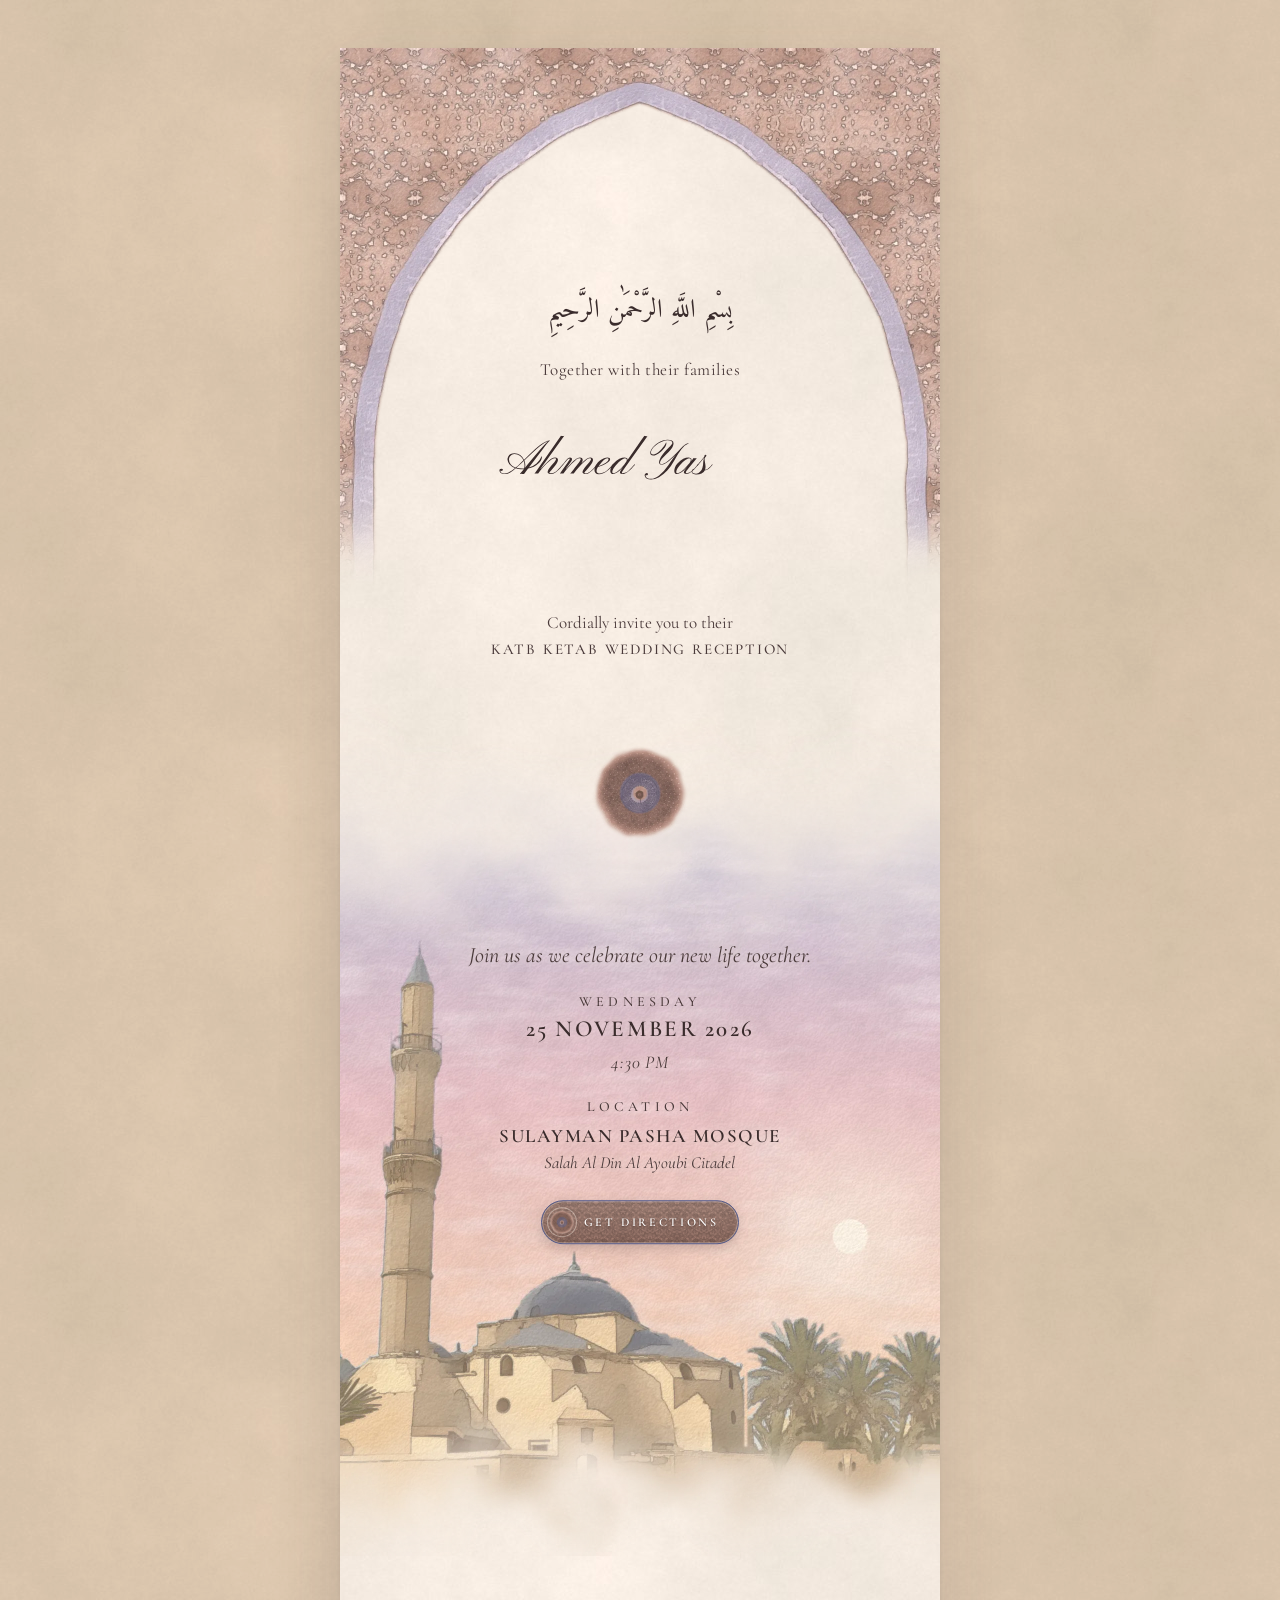
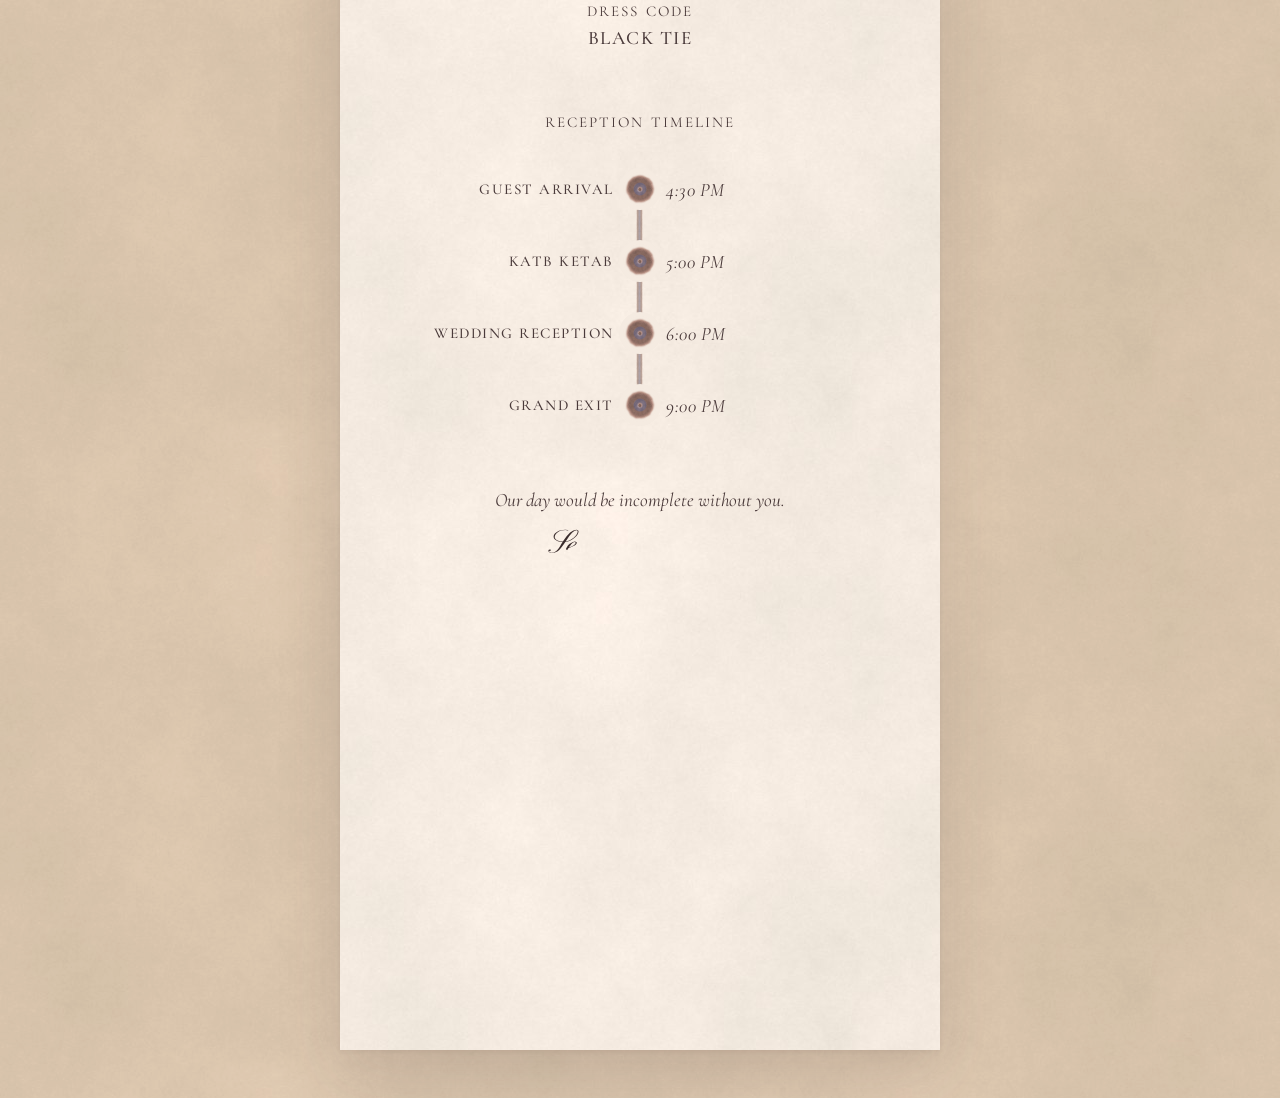
<file: Friends_Invite/index.html>
<!doctype html>
<html lang="en">
<head>
<meta charset="utf-8">
<meta name="viewport" content="width=device-width, initial-scale=1">
<meta name="theme-color" content="#f5ebe1">
<meta name="robots" content="noindex, nofollow">
<link rel="canonical" href="https://bahaasamir.github.io/ahmed-darine-invitations/Friends_Invite/">
<meta property="og:type" content="website">
<meta property="og:locale" content="en_US">
<meta property="og:site_name" content="Ahmed &amp; Darine">
<meta property="og:title" content="Ahmed &amp; Darine — Wedding Invitation">
<meta property="og:description" content="Join us on 25 November 2026 at Sulayman Pasha Mosque to celebrate our Katb Ketab Wedding Reception.">
<meta property="og:url" content="https://bahaasamir.github.io/ahmed-darine-invitations/Friends_Invite/">
<meta property="og:image" content="https://bahaasamir.github.io/ahmed-darine-invitations/shared/assets/images/preview-link.png">
<meta property="og:image:type" content="image/png">
<meta property="og:image:width" content="1200">
<meta property="og:image:height" content="630">
<meta property="og:image:alt" content="Ahmed and Darine's wedding invitation">
<meta name="twitter:card" content="summary_large_image">
<meta name="twitter:title" content="Ahmed &amp; Darine — Wedding Invitation">
<meta name="twitter:description" content="25 November 2026 · Sulayman Pasha Mosque">
<meta name="twitter:image" content="https://bahaasamir.github.io/ahmed-darine-invitations/shared/assets/images/preview-link.png">

<script>
// Hide only during enhancement startup; always recover if the script fails.
if (!matchMedia('(prefers-reduced-motion: reduce)').matches) {
  document.documentElement.classList.add('motion-pending');
  window.invitationStartup = setTimeout(() => document.documentElement.classList.remove('motion-pending'), 3000);
}
</script>
<meta name="description" content="Together with their families, Ahmed and Darine invite you to their Katb Ketab Wedding Reception on 25 November 2026 at Sulayman Pasha Mosque.">
<title>Ahmed &amp; Darine — Friends Invitation</title>
<link rel="preload" href="../shared/assets/fonts/cormorant-regular.woff2" as="font" type="font/woff2" crossorigin>
<link rel="preload" href="../shared/assets/fonts/amiri.woff2" as="font" type="font/woff2" crossorigin>
<link rel="preload" href="../shared/assets/images/arch.webp" as="image">
<link rel="stylesheet" href="../shared/invitation.css">
<script src="../shared/invitation.js?v=20261027-3" defer></script>
</head>
<body>
<svg width="0" height="0" aria-hidden="true" focusable="false" style="position:absolute;pointer-events:none" xmlns="http://www.w3.org/2000/svg"><defs><filter id="ink-feather" filterUnits="userSpaceOnUse" x="-40" y="-90" width="680" height="180" color-interpolation-filters="sRGB"><feGaussianBlur stdDeviation="10"/></filter><g id="ink-wash-edge"><path fill="white" d="M-60 -1800H660V-60H-60Z"/><path fill="white" filter="url(#ink-feather)" d="M-60 -110 H660 V5.578 C658.000 6.050 652.000 7.824 648.000 8.413 C644.000 9.003 640.000 9.241 636.000 9.113 C632.000 8.985 628.000 7.783 624.000 7.645 C620.000 7.507 616.000 7.570 612.000 8.285 C608.000 8.999 604.000 11.110 600.000 11.932 C596.000 12.754 592.000 13.967 588.000 13.217 C584.000 12.467 580.000 10.068 576.000 7.432 C572.000 4.796 568.000 0.283 564.000 -2.601 C560.000 -5.485 556.000 -8.310 552.000 -9.871 C548.000 -11.432 544.000 -11.495 540.000 -11.968 C536.000 -12.442 532.000 -12.228 528.000 -12.713 C524.000 -13.198 520.000 -14.416 516.000 -14.877 C512.000 -15.339 508.000 -16.148 504.000 -15.481 C500.000 -14.814 496.000 -12.843 492.000 -10.876 C488.000 -8.909 484.000 -5.405 480.000 -3.681 C476.000 -1.957 472.000 -0.587 468.000 -0.530 C464.000 -0.473 460.000 -2.302 456.000 -3.338 C452.000 -4.374 448.000 -6.384 444.000 -6.747 C440.000 -7.111 436.000 -6.460 432.000 -5.518 C428.000 -4.577 424.000 -2.333 420.000 -1.100 C416.000 0.132 412.000 1.148 408.000 1.876 C404.000 2.603 400.000 2.358 396.000 3.265 C392.000 4.173 388.000 5.364 384.000 7.319 C380.000 9.274 376.000 12.770 372.000 14.995 C368.000 17.219 364.000 20.022 360.000 20.668 C356.000 21.314 352.000 20.386 348.000 18.870 C344.000 17.353 340.000 13.812 336.000 11.568 C332.000 9.325 328.000 6.839 324.000 5.407 C320.000 3.976 316.000 3.751 312.000 2.980 C308.000 2.209 304.000 1.907 300.000 0.782 C296.000 -0.343 292.000 -2.400 288.000 -3.770 C284.000 -5.141 280.000 -7.057 276.000 -7.441 C272.000 -7.825 268.000 -7.013 264.000 -6.073 C260.000 -5.134 256.000 -2.608 252.000 -1.805 C248.000 -1.003 244.000 -0.434 240.000 -1.257 C236.000 -2.080 232.000 -4.758 228.000 -6.744 C224.000 -8.730 220.000 -11.786 216.000 -13.172 C212.000 -14.558 208.000 -15.032 204.000 -15.060 C200.000 -15.089 196.000 -13.805 192.000 -13.345 C188.000 -12.886 184.000 -12.544 180.000 -12.303 C176.000 -12.061 172.000 -12.681 168.000 -11.898 C164.000 -11.114 160.000 -9.901 156.000 -7.602 C152.000 -5.304 148.000 -1.200 144.000 1.891 C140.000 4.983 136.000 9.018 132.000 10.946 C128.000 12.873 124.000 13.530 120.000 13.456 C116.000 13.381 112.000 11.380 108.000 10.499 C104.000 9.618 100.000 8.424 96.000 8.169 C92.000 7.914 88.000 8.764 84.000 8.971 C80.000 9.178 76.000 9.776 72.000 9.411 C68.000 9.046 64.000 7.635 60.000 6.780 C56.000 5.926 52.000 4.356 48.000 4.282 C44.000 4.208 40.000 5.200 36.000 6.336 C32.000 7.473 28.000 10.186 24.000 11.098 C20.000 12.010 16.000 12.726 12.000 11.808 C8.000 10.891 4.000 8.042 0.000 5.592 C-4.000 3.142 -8.000 -0.615 -12.000 -2.891 C-16.000 -5.167 -20.000 -6.809 -24.000 -8.063 C-28.000 -9.317 -32.000 -9.455 -36.000 -10.414 C-40.000 -11.374 -44.000 -12.570 -48.000 -13.820 C-52.000 -15.069 -58.000 -17.229 -60.000 -17.911 Z"/></g></defs></svg>
<div class="backdrop">
<main class="invitation friends" aria-label="Ahmed and Darine's wedding invitation">
<svg class="ink-art arch" data-ink viewBox="0 0 600 750" width="600" height="750" aria-hidden="true" focusable="false" xmlns="http://www.w3.org/2000/svg">
<defs><mask id="ink-arch" maskUnits="userSpaceOnUse" x="0" y="0" width="600" height="750"><use href="#ink-wash-edge" data-ink-front/></mask></defs>
<image class="ink-image" href="../shared/assets/images/arch.webp" width="600" height="750" preserveAspectRatio="xMidYMid slice"/></svg>
<header class="opening">
<p class="blessing" lang="ar" dir="rtl" data-reveal>بِسْمِ اللَّهِ الرَّحْمَٰنِ الرَّحِيمِ</p>
<p class="family-intro" data-reveal data-stagger="1">Together with their families</p>
<h1 class="names" data-handwriting><span class="sr-only">Ahmed Yasseen &amp; Darine Ashraf Elsayed</span>
<svg class="name-svg " viewBox="0 0 1174.58 230" aria-hidden="true" focusable="false" xmlns="http://www.w3.org/2000/svg"><g data-letter="A" transform="translate(14.00 0)"><defs><mask id="pen-ahmed-yasseen-0" maskUnits="userSpaceOnUse" x="-70" y="0" width="350" height="330"><path data-pen fill="none" stroke="white" stroke-width="12" stroke-linecap="round" stroke-linejoin="round" d="M8 183 C-12 177 -8 211 30 195 C82 175 161 74 205 63"/><path data-pen fill="none" stroke="white" stroke-width="23" stroke-linecap="round" stroke-linejoin="round" d="M205 63 L93 200"/><path data-pen fill="none" stroke="white" stroke-width="10" stroke-linecap="round" stroke-linejoin="round" d="M104 178 C108 126 73 101 45 123 C16 145 48 187 108 179 C145 175 172 150 172 128"/></mask></defs><path class="letter-fill" d="M20.7 200.49Q10.35 200.49 5.18 196.34Q0 192.19 0 186.23Q0 181.84 3.08 180.03Q6.15 178.22 9.18 178.22Q10.84 178.22 12.45 179.2Q14.06 180.18 14.06 182.62Q14.06 184.47 12.45 185.94Q10.84 187.4 8.59 187.4Q7.32 187.4 6.1 187.26Q4.88 187.11 3.91 186.43V187.11Q3.91 191.8 7.96 194.82Q12.01 197.85 21.48 197.85Q28.03 197.85 34.86 195.02Q41.7 192.19 49.12 187.11Q52.73 184.47 56.3 181.64Q59.86 178.81 63.67 175.68Q49.51 170.41 41.46 160.99Q33.4 151.56 32.91 141.21Q32.62 134.38 35.84 128.47Q39.06 122.56 45.61 118.85Q52.15 115.14 61.62 115.14Q74.8 115.14 84.86 122.9Q94.92 130.66 100.29 142.09L102.93 139.45Q121 121.39 134.28 109.18Q147.56 96.97 157.13 89.21Q166.7 81.45 173.68 76.86Q180.66 72.27 186.04 69.43Q193.26 65.62 197.95 64.26Q202.64 62.89 205.08 62.89Q206.84 62.89 206.84 63.77Q206.84 64.16 204.88 64.94Q203.42 65.43 200.68 68.26Q197.95 71.09 192.68 77.88Q187.4 84.67 178.27 96.83Q169.14 108.98 155.03 127.88Q140.92 146.78 120.31 173.93Q138.09 168.65 151.46 157.23Q164.84 145.8 170.51 130.76Q171.68 127.83 172.07 127.83Q172.36 127.83 173 128.66Q173.63 129.49 173.63 130.66Q173.05 139.06 168.85 145.46Q164.65 151.86 158.79 157.62Q150.98 165.23 140.14 170.36Q129.3 175.49 117.19 178.03L100.49 200.1Q97.46 199.9 94.29 199.71Q91.11 199.51 89.16 199.51Q87.5 199.51 86.18 199.71Q84.86 199.9 83.5 200.1Q87.21 195.41 90.82 190.97Q94.43 186.52 97.95 182.23Q98.73 181.05 99.02 180.37Q97.46 180.47 95.95 180.52Q94.43 180.57 92.87 180.57Q85.74 180.57 79.25 179.59Q72.75 178.61 67.09 176.86Q60.16 182.71 54.93 186.62Q49.71 190.53 45.9 192.87Q39.65 196.78 33.4 198.63Q27.15 200.49 20.7 200.49ZM104.49 174.22Q132.03 140.43 150.83 118.46Q169.63 96.48 181.05 84.03Q192.48 71.58 197.85 66.6Q194.73 67.87 191.36 69.34Q187.99 70.8 183.3 73.63Q175.39 78.42 164.99 86.87Q154.59 95.31 140.58 108.11Q126.56 120.9 107.91 139.06L101.66 145.12Q103.61 150 104.64 155.18Q105.66 160.35 105.66 165.53Q105.66 169.92 104.49 174.22ZM66.02 173.73Q72.75 167.97 80.52 160.79Q88.28 153.61 98.05 144.14Q93.07 132.52 83.45 125.29Q73.83 118.07 61.82 118.07Q55.57 118.07 50.34 121.29Q45.12 124.51 42.04 129.74Q38.96 134.96 38.96 141.02Q38.96 151.17 45.7 160.06Q52.44 168.95 66.02 173.73ZM93.46 177.83Q96.97 177.83 100.29 177.54Q101.46 174.51 102 171.39Q102.54 168.26 102.54 166.11Q102.54 156.45 99.32 147.36Q90.43 155.96 82.96 162.74Q75.49 169.53 69.43 174.8Q80.08 177.83 93.46 177.83Z"/></g><g data-letter="h" transform="translate(172.98 0)"><defs><mask id="pen-ahmed-yasseen-1" maskUnits="userSpaceOnUse" x="-70" y="0" width="350" height="330"><path data-pen fill="none" stroke="white" stroke-width="21" stroke-linecap="round" stroke-linejoin="round" d="M100 45 L-6 200"/><path data-pen fill="none" stroke="white" stroke-width="20" stroke-linecap="round" stroke-linejoin="round" d="M-5 197 C25 159 68 125 75 137 C84 144 48 179 45 190 C36 214 76 196 100 162"/></mask></defs><path class="letter-fill" d="M50.78 200.2Q46.29 200.2 42.04 198.14Q37.79 196.09 37.79 192.68Q37.79 190.04 39.01 186.47Q40.23 182.91 44.63 176.66Q49.02 170.41 58.59 159.67Q66.31 150.98 69.24 146.19Q72.17 141.41 72.17 139.06Q72.17 137.7 71.24 136.62Q70.31 135.55 67.58 135.55Q65.33 135.55 61.47 136.82Q57.62 138.09 53.03 141.11Q45.31 146.39 33.89 157.37Q22.46 168.36 8.11 186.23L-0.88 198.14Q-2.44 197.85 -3.81 197.75Q-5.18 197.66 -6.54 197.66Q-10.06 197.66 -12.45 198Q-14.84 198.34 -15.92 198.63L92.19 44.24Q93.46 44.34 95.56 44.53Q97.66 44.73 101.56 44.63Q102.34 44.63 103.42 44.48Q104.49 44.34 105.76 44.24L8.89 178.71L9.38 179.79Q24.32 162.6 34.77 152.78Q45.21 142.97 52.15 138.28Q57.03 135.16 61.18 134.13Q65.33 133.11 68.46 133.11Q74.8 133.11 77.49 136.18Q80.18 139.26 79.98 142.97Q79.79 146.88 77.34 152.29Q74.9 157.71 68.9 165.77Q62.89 173.83 51.95 185.64Q47.07 190.92 46.04 192.43Q45.02 193.95 45.02 195.21Q45.02 196.19 47.17 196.83Q49.32 197.46 51.95 197.46Q58.11 197.46 64.4 194.04Q70.7 190.62 76.56 185.45Q82.42 180.27 87.21 174.9Q91.99 169.53 95.26 165.48Q98.54 161.43 99.51 160.35L101.66 162.01Q100.39 163.28 97.02 167.53Q93.65 171.78 88.57 177.29Q83.5 182.81 77.34 188.04Q71.19 193.26 64.4 196.73Q57.62 200.2 50.78 200.2Z"/></g><g data-letter="m" transform="translate(261.66 0)"><defs><mask id="pen-ahmed-yasseen-2" maskUnits="userSpaceOnUse" x="-70" y="0" width="350" height="330"><path data-pen fill="none" stroke="white" stroke-width="19" stroke-linecap="round" stroke-linejoin="round" d="M10 161 C48 112 56 131 32 164 L7 197 M7 197 C55 147 76 125 85 137 C94 146 56 181 49 198 M49 198 C98 146 118 124 124 139 C129 151 91 181 98 194 C109 210 135 183 151 161"/></mask></defs><path class="letter-fill" d="M104.59 200.49Q99.32 200.49 95.41 198.39Q91.5 196.29 91.5 192.87Q91.5 190.23 92.82 186.62Q94.14 183.01 98.73 176.71Q103.32 170.41 112.89 159.67Q120.51 150.98 123.54 146.19Q126.56 141.41 126.56 139.06Q126.56 137.7 125.49 136.62Q124.41 135.55 121.58 135.55Q119.24 135.55 115.62 137.21Q112.01 138.87 105.66 143.65Q98.05 149.41 87.74 159.91Q77.44 170.41 64.94 186.23L55.86 198.14Q53.52 197.66 50.29 197.66Q46.88 197.66 44.48 198Q42.09 198.34 41.02 198.63Q46.78 191.6 49.95 187.7Q53.12 183.79 55.03 181.4Q56.93 179 58.69 176.71Q60.45 174.41 63.28 170.7Q66.11 166.99 71.29 160.16Q76.95 152.73 79.74 148.49Q82.52 144.24 83.5 142.04Q84.47 139.84 84.47 138.57Q84.47 135.55 79.69 135.55Q77.25 135.55 73.14 137.26Q69.04 138.96 62.99 143.75Q56.25 149.12 46.04 159.67Q35.84 170.21 22.75 186.23L13.67 198.14Q12.3 197.85 10.89 197.75Q9.47 197.66 8.11 197.66Q4.59 197.66 2.2 198Q-0.2 198.34 -1.17 198.63Q9.77 182.81 17.09 172.41Q24.41 162.01 28.86 155.76Q33.3 149.51 35.5 146.24Q37.7 142.97 38.48 141.55Q39.26 140.14 39.36 139.26Q39.55 136.43 37.21 136.43Q35.84 136.43 32.91 139.16Q29.98 141.89 26.32 146Q22.66 150.1 19.14 154.44Q15.62 158.79 12.99 162.01Q12.3 162.4 11.23 161.52Q10.64 160.64 10.94 160.35Q13.77 157.32 17.33 152.78Q20.9 148.24 24.8 143.7Q28.71 139.16 32.81 136.13Q36.91 133.11 40.72 133.11Q43.55 133.11 46.34 134.33Q49.12 135.55 48.63 140.14Q48.54 141.7 47.66 144.09Q46.78 146.48 44.14 150.2L23.63 178.71L24.12 179.79Q37.79 163.96 47.27 154.35Q56.74 144.73 62.7 140.53Q68.36 136.23 72.61 134.67Q76.86 133.11 80.76 133.11Q87.01 133.11 89.7 136.18Q92.38 139.26 92.19 142.97Q91.99 146.48 91.11 149.32Q90.23 152.15 87.01 157.13Q95.51 148.44 102.25 142.97Q109.57 137.01 114.21 135.06Q118.85 133.11 122.85 133.11Q129.2 133.11 131.79 136.18Q134.38 139.26 134.28 142.97Q134.18 146.88 131.69 152.29Q129.2 157.71 123.19 165.77Q117.19 173.83 106.35 185.64Q101.27 190.92 100.29 192.43Q99.32 193.95 99.32 195.21L98.63 195.31Q98.63 197.66 105.76 197.66Q110.55 197.66 116.21 194.24Q121.88 190.82 127.59 185.64Q133.3 180.47 138.28 175.05Q143.26 169.63 146.68 165.53Q150.1 161.43 151.07 160.35L153.12 162.01Q151.95 163.28 148.39 167.53Q144.82 171.78 139.65 177.29Q134.47 182.81 128.42 188.13Q122.36 193.46 116.21 196.97Q110.06 200.49 104.59 200.49Z"/></g><g data-letter="e" transform="translate(401.79 0)"><defs><mask id="pen-ahmed-yasseen-3" maskUnits="userSpaceOnUse" x="-70" y="0" width="350" height="330"><path data-pen fill="none" stroke="white" stroke-width="18" stroke-linecap="round" stroke-linejoin="round" d="M9 173 C58 154 69 139 56 135 C34 125 0 164 6 190 C14 217 55 191 77 161"/></mask></defs><path class="letter-fill" d="M18.07 200.59Q8.5 200.59 4.39 195.61Q0.29 190.62 0.1 183.4Q0 178.12 2.25 171.68Q4.49 165.23 6.93 161.82Q14.16 151.76 22.56 145.41Q30.96 139.06 39.01 136.08Q47.07 133.11 53.22 133.11Q59.18 133.11 61.57 135.06Q63.96 137.01 64.06 139.55Q64.36 143.36 60.01 148.39Q55.66 153.42 44.82 159.28Q33.98 165.14 14.55 171.58Q11.13 177.05 9.96 181.01Q8.79 184.96 8.79 188.09Q8.79 192.68 11.87 195.21Q14.94 197.75 19.14 197.75Q28.32 197.75 36.38 194.29Q44.43 190.82 51.12 185.55Q57.81 180.27 62.89 174.85Q67.97 169.43 71.19 165.38Q74.41 161.33 75.49 160.35L77.54 162.01Q76.07 163.28 72.61 167.58Q69.14 171.88 63.82 177.44Q58.5 183.01 51.56 188.28Q44.63 193.55 36.18 197.07Q27.73 200.59 18.07 200.59ZM16.8 168.16Q35.74 161.52 46.68 154.44Q57.62 147.36 57.62 140.92Q57.62 135.45 52.54 135.45Q46 135.45 38.38 142.48Q30.76 149.51 20.61 162.89Q18.46 165.62 16.8 168.16Z"/></g><g data-letter="d" transform="translate(466.34 0)"><defs><mask id="pen-ahmed-yasseen-4" maskUnits="userSpaceOnUse" x="-70" y="0" width="350" height="330"><path data-pen fill="none" stroke="white" stroke-width="19" stroke-linecap="round" stroke-linejoin="round" d="M68 149 C75 125 46 131 20 158 C-12 192 2 209 23 190 C63 159 111 84 149 45"/><path data-pen fill="none" stroke="white" stroke-width="21" stroke-linecap="round" stroke-linejoin="round" d="M149 45 L51 181 C22 219 63 203 100 161"/></mask></defs><path class="letter-fill" d="M12.5 200.2Q6.35 200.2 3.22 196.78Q0.1 193.36 0.1 187.4Q0.1 180.86 2.98 173.44Q5.86 166.02 12.3 158.69Q25.49 143.36 37.3 138.23Q49.12 133.11 58.69 133.11Q62.7 133.11 66.65 135.11Q70.61 137.11 70.61 141.11Q70.61 141.5 70.56 141.89Q70.51 142.29 70.51 142.77Q78.32 131.45 88.96 116.06Q99.61 100.68 112.45 82.42Q125.29 64.16 139.45 44.24Q140.82 44.82 142.97 45.31Q145.12 45.8 147.66 45.8Q149.41 45.8 151.86 45.51L59.08 175.59Q53.42 183.11 50.54 187.6Q47.66 192.09 47.66 194.63Q47.66 197.27 50.1 197.27Q56.54 197.27 63.09 193.9Q69.63 190.53 75.59 185.4Q81.54 180.27 86.47 174.9Q91.41 169.53 94.73 165.48Q98.05 161.43 99.12 160.35L101.27 162.01Q100 163.28 96.44 167.48Q92.87 171.68 87.55 177.2Q82.23 182.71 75.83 187.99Q69.43 193.26 62.45 196.73Q55.47 200.2 48.54 200.2Q43.75 200.2 41.7 198.34Q39.65 196.48 39.65 193.55Q39.75 187.7 51.37 173.83L50.59 173.44Q37.3 188.18 27.88 194.19Q18.46 200.2 12.5 200.2ZM13.18 197.27Q17.09 197.27 22.75 194.24Q28.42 191.21 37.4 183.11Q41.21 179.49 45.41 175.29Q49.61 171.09 54.1 165.72Q55.47 164.06 58.35 160.01Q61.23 155.96 65.43 149.9Q67.68 145.21 67.68 141.99Q67.68 138.96 65.33 137.55Q62.99 136.13 60.25 136.13Q55.47 136.13 45.26 143.12Q35.06 150.1 22.27 165.23Q14.94 174.12 11.62 180.81Q8.3 187.5 8.3 192.19Q8.3 197.27 13.18 197.27Z"/></g><g data-letter="Y" transform="translate(603.75 0)"><defs><mask id="pen-ahmed-yasseen-6" maskUnits="userSpaceOnUse" x="-70" y="0" width="350" height="330"><path data-pen fill="none" stroke="white" stroke-width="13" stroke-linecap="round" stroke-linejoin="round" d="M91 72 C85 103 37 139 29 116 C22 87 84 52 111 63 C150 79 68 126 66 152 C61 183 115 141 139 111"/><path data-pen fill="none" stroke="white" stroke-width="22" stroke-linecap="round" stroke-linejoin="round" d="M181 76 C149 85 121 138 92 178 C64 213 33 230 10 216"/><path data-pen fill="none" stroke="white" stroke-width="11" stroke-linecap="round" stroke-linejoin="round" d="M10 216 C-7 207 8 194 12 201"/></mask></defs><path class="letter-fill" d="M29.3 222.46Q18.26 222.46 10.6 217.92Q2.93 213.38 2.93 205.47Q2.93 201.17 5.81 198.68Q8.69 196.19 11.72 196.19Q13.18 196.19 14.89 197.27Q16.6 198.34 16.6 200.78Q16.6 202.64 14.94 204.1Q13.28 205.57 11.04 205.57Q10.06 205.57 9.03 205.47Q8.01 205.37 7.13 204.98Q6.84 205.96 6.84 207.03Q6.84 212.4 13.43 216.16Q20.02 219.92 29.88 219.92Q43.55 219.92 62.06 205.81Q80.57 191.7 99.71 163.87Q107.03 153.03 114.89 141.85Q122.75 130.66 129.59 121.68Q113.67 138.18 102.39 147.02Q91.11 155.86 83.69 159.18Q76.27 162.5 72.07 162.5Q66.6 162.5 64.21 159.13Q61.82 155.76 61.82 152.15Q61.82 146 65.97 137.5Q70.12 129 77.2 119.58Q84.28 110.16 92.87 101.37Q103.22 91.21 108.15 85.79Q113.09 80.37 114.55 77.69Q116.02 75 116.02 73.24Q116.02 62.6 96.88 62.6Q87.79 62.6 78.22 65.92Q68.65 69.24 59.81 74.8Q50.98 80.37 43.95 86.96Q36.91 93.55 32.81 100.29Q28.71 107.03 28.71 112.6Q28.71 120.9 37.6 120.9Q43.75 120.9 50.63 116.7Q57.52 112.5 64.21 106.01Q70.9 99.51 76.46 92.68Q82.03 85.84 85.64 80.32Q89.26 74.8 89.84 72.66Q90.53 71.29 90.82 71.29Q91.6 71.29 91.89 72.95Q92.48 78.42 88.96 85.3Q85.45 92.19 79.3 99.12Q73.14 106.05 65.72 111.96Q58.3 117.87 50.83 121.44Q43.36 125 37.4 125Q31.64 125 28.76 121.83Q25.88 118.65 25.88 113.48Q25.88 106.93 30.08 99.61Q34.28 92.29 41.55 85.25Q48.83 78.22 58.01 72.46Q67.19 66.7 77.2 63.28Q87.21 59.86 96.88 59.86Q106.74 59.86 113.87 63.18Q121 66.5 121 74.32Q121 79.39 118.65 85.55Q116.31 91.7 109.96 99.85Q103.61 108.01 91.5 119.04Q79.69 130.57 72.75 139.21Q65.82 147.85 65.82 153.22Q65.82 156.05 67.38 158.11Q68.95 160.16 72.36 160.16Q75.59 160.16 81.4 157.52Q87.21 154.88 96.34 148.05Q105.47 141.21 118.55 128.76Q131.64 116.31 149.22 96.68Q159.77 84.77 168.41 79.54Q177.05 74.32 180.96 74.32Q182.62 74.32 182.62 75.49Q182.62 76.27 181.05 76.66L178.22 77.64Q166.11 82.42 153.12 98.58Q140.14 114.75 125.29 142.77Q111.91 167.87 95.36 185.69Q78.81 203.52 61.62 212.99Q44.43 222.46 29.3 222.46Z"/></g><g data-letter="a" transform="translate(729.72 0)"><defs><mask id="pen-ahmed-yasseen-7" maskUnits="userSpaceOnUse" x="-70" y="0" width="350" height="330"><path data-pen fill="none" stroke="white" stroke-width="19" stroke-linecap="round" stroke-linejoin="round" d="M63 148 C73 125 40 130 13 164 C-12 194 7 210 35 178 L65 136 M65 136 L25 190 C23 211 61 187 80 161"/></mask></defs><path class="letter-fill" d="M10.06 200.2Q3.81 200.2 0.93 196.78Q-1.95 193.36 -1.95 187.4Q-1.95 180.86 0.83 173.44Q3.61 166.02 10.06 158.69Q23.24 143.36 34.72 138.23Q46.19 133.11 56.25 133.11Q61.33 133.11 64.84 135.25Q68.36 137.4 68.36 141.11Q68.36 143.95 67.19 146.88Q70.31 143.16 72.51 140.38Q74.71 137.6 76.76 135.06Q79.3 135.84 82.62 135.84Q83.98 135.84 86.33 135.74Q88.67 135.64 89.94 135.45L57.03 175.1Q50.78 182.52 48.05 187.16Q45.31 191.8 45.31 194.34Q45.31 197.46 48.34 197.46Q53.61 197.46 59.28 194.38Q64.94 191.31 70.41 186.47Q75.88 181.64 80.66 176.42Q85.45 171.19 89.11 166.75Q92.77 162.3 94.73 160.16L96.68 161.82Q94.53 164.26 90.62 168.85Q86.72 173.44 81.69 178.81Q76.66 184.18 70.85 189.06Q65.04 193.95 58.94 197.07Q52.83 200.2 46.88 200.2Q37.11 200.2 37.11 194.14Q37.11 191.89 37.94 189.6Q38.77 187.3 41.31 183.64Q43.85 179.98 48.93 173.83L47.95 173.44Q36.04 188.09 25.93 194.14Q15.82 200.2 10.06 200.2ZM10.45 197.27Q16.7 197.27 26.95 189.99Q37.21 182.71 51.56 165.72Q53.91 162.89 55.91 160.45Q57.91 158.01 59.77 155.86Q62.01 152.44 63.82 148.73Q65.62 145.02 65.62 141.99Q65.62 138.96 63.48 137.55Q61.33 136.13 58.79 136.13Q54 136.13 43.31 143.02Q32.62 149.9 19.82 165.04Q12.5 173.83 9.28 180.66Q6.05 187.5 6.05 192.19Q6.05 197.27 10.45 197.27Z"/></g><g data-letter="s" transform="translate(813.32 0)"><defs><mask id="pen-ahmed-yasseen-8" maskUnits="userSpaceOnUse" x="-70" y="0" width="350" height="330"><path data-pen fill="none" stroke="white" stroke-width="12" stroke-linecap="round" stroke-linejoin="round" d="M9 165 L43 126"/><path data-pen fill="none" stroke="white" stroke-width="22" stroke-linecap="round" stroke-linejoin="round" d="M43 126 C25 158 55 187 19 198"/><path data-pen fill="none" stroke="white" stroke-width="11" stroke-linecap="round" stroke-linejoin="round" d="M19 198 C-23 210 -14 171 1 181 M31 182 C45 185 59 172 69 162"/></mask></defs><path class="letter-fill" d="M5.47 202.25Q2.44 202.25 -2.34 201.46Q-7.13 200.68 -10.89 198.14Q-14.65 195.61 -14.65 190.23Q-14.65 185.35 -11.67 182.18Q-8.69 179 -5.08 177.44Q-1.46 175.88 0.29 175.88Q4.3 175.88 4.3 179.59Q4.2 181.15 2.1 182.47Q0 183.79 -2.54 183.79Q-3.71 183.79 -4.83 182.96Q-5.96 182.13 -6.64 181.74Q-7.71 182.81 -9.91 184.91Q-12.11 187.01 -12.11 190.33Q-12.11 194.04 -9.13 195.85Q-6.15 197.66 -2.44 198.19Q1.27 198.73 3.22 198.73Q7.32 198.73 13.48 195.46Q19.63 192.19 24.95 184.47Q30.27 176.76 31.84 163.48Q32.32 158.79 32.76 150.49Q33.2 142.19 35.84 134.57Q35.94 134.28 35.94 133.69Q32.23 138.28 27.93 143.55Q23.63 148.83 19.68 153.71Q15.72 158.59 12.89 162.01Q10.94 164.36 10.06 165.04Q9.18 165.72 9.28 165.72Q9.18 165.72 8.54 165.77Q7.91 165.82 7.52 165.14Q7.32 164.65 8.45 163.28Q9.57 161.91 10.84 160.35Q13.09 157.81 17.77 152.25Q22.46 146.68 27.69 140.33Q32.91 133.98 36.72 129.1Q37.3 126.17 38.48 123.83Q39.65 121.48 41.8 121.48Q45.7 121.48 45.7 124.71Q45.61 126.56 41.21 131.64Q38.57 134.77 38.38 135.69Q38.18 136.62 38.18 138.09Q38.09 141.6 38.92 146.83Q39.75 152.05 40.72 157.76Q41.7 163.48 41.99 168.65Q42.29 176.37 40.23 182.03Q41.8 182.23 42.87 182.23Q46 182.23 50.05 179.39Q54.1 176.56 58.11 172.66Q62.11 168.75 65.09 165.23Q68.07 161.72 69.04 160.35L71.19 162.01Q69.53 163.77 66.31 167.43Q63.09 171.09 58.98 175.05Q54.88 179 50.63 181.79Q46.39 184.57 42.58 184.57Q41.7 184.57 40.92 184.52Q40.14 184.47 39.36 184.38Q34.77 194.53 25.78 198.39Q16.8 202.25 5.47 202.25Z"/></g><g data-letter="s" transform="translate(871.52 0)"><defs><mask id="pen-ahmed-yasseen-9" maskUnits="userSpaceOnUse" x="-70" y="0" width="350" height="330"><path data-pen fill="none" stroke="white" stroke-width="12" stroke-linecap="round" stroke-linejoin="round" d="M9 165 L43 126"/><path data-pen fill="none" stroke="white" stroke-width="22" stroke-linecap="round" stroke-linejoin="round" d="M43 126 C25 158 55 187 19 198"/><path data-pen fill="none" stroke="white" stroke-width="11" stroke-linecap="round" stroke-linejoin="round" d="M19 198 C-23 210 -14 171 1 181 M31 182 C45 185 59 172 69 162"/></mask></defs><path class="letter-fill" d="M5.47 202.25Q2.44 202.25 -2.34 201.46Q-7.13 200.68 -10.89 198.14Q-14.65 195.61 -14.65 190.23Q-14.65 185.35 -11.67 182.18Q-8.69 179 -5.08 177.44Q-1.46 175.88 0.29 175.88Q4.3 175.88 4.3 179.59Q4.2 181.15 2.1 182.47Q0 183.79 -2.54 183.79Q-3.71 183.79 -4.83 182.96Q-5.96 182.13 -6.64 181.74Q-7.71 182.81 -9.91 184.91Q-12.11 187.01 -12.11 190.33Q-12.11 194.04 -9.13 195.85Q-6.15 197.66 -2.44 198.19Q1.27 198.73 3.22 198.73Q7.32 198.73 13.48 195.46Q19.63 192.19 24.95 184.47Q30.27 176.76 31.84 163.48Q32.32 158.79 32.76 150.49Q33.2 142.19 35.84 134.57Q35.94 134.28 35.94 133.69Q32.23 138.28 27.93 143.55Q23.63 148.83 19.68 153.71Q15.72 158.59 12.89 162.01Q10.94 164.36 10.06 165.04Q9.18 165.72 9.28 165.72Q9.18 165.72 8.54 165.77Q7.91 165.82 7.52 165.14Q7.32 164.65 8.45 163.28Q9.57 161.91 10.84 160.35Q13.09 157.81 17.77 152.25Q22.46 146.68 27.69 140.33Q32.91 133.98 36.72 129.1Q37.3 126.17 38.48 123.83Q39.65 121.48 41.8 121.48Q45.7 121.48 45.7 124.71Q45.61 126.56 41.21 131.64Q38.57 134.77 38.38 135.69Q38.18 136.62 38.18 138.09Q38.09 141.6 38.92 146.83Q39.75 152.05 40.72 157.76Q41.7 163.48 41.99 168.65Q42.29 176.37 40.23 182.03Q41.8 182.23 42.87 182.23Q46 182.23 50.05 179.39Q54.1 176.56 58.11 172.66Q62.11 168.75 65.09 165.23Q68.07 161.72 69.04 160.35L71.19 162.01Q69.53 163.77 66.31 167.43Q63.09 171.09 58.98 175.05Q54.88 179 50.63 181.79Q46.39 184.57 42.58 184.57Q41.7 184.57 40.92 184.52Q40.14 184.47 39.36 184.38Q34.77 194.53 25.78 198.39Q16.8 202.25 5.47 202.25Z"/></g><g data-letter="e" transform="translate(929.72 0)"><defs><mask id="pen-ahmed-yasseen-10" maskUnits="userSpaceOnUse" x="-70" y="0" width="350" height="330"><path data-pen fill="none" stroke="white" stroke-width="18" stroke-linecap="round" stroke-linejoin="round" d="M9 173 C58 154 69 139 56 135 C34 125 0 164 6 190 C14 217 55 191 77 161"/></mask></defs><path class="letter-fill" d="M18.07 200.59Q8.5 200.59 4.39 195.61Q0.29 190.62 0.1 183.4Q0 178.12 2.25 171.68Q4.49 165.23 6.93 161.82Q14.16 151.76 22.56 145.41Q30.96 139.06 39.01 136.08Q47.07 133.11 53.22 133.11Q59.18 133.11 61.57 135.06Q63.96 137.01 64.06 139.55Q64.36 143.36 60.01 148.39Q55.66 153.42 44.82 159.28Q33.98 165.14 14.55 171.58Q11.13 177.05 9.96 181.01Q8.79 184.96 8.79 188.09Q8.79 192.68 11.87 195.21Q14.94 197.75 19.14 197.75Q28.32 197.75 36.38 194.29Q44.43 190.82 51.12 185.55Q57.81 180.27 62.89 174.85Q67.97 169.43 71.19 165.38Q74.41 161.33 75.49 160.35L77.54 162.01Q76.07 163.28 72.61 167.58Q69.14 171.88 63.82 177.44Q58.5 183.01 51.56 188.28Q44.63 193.55 36.18 197.07Q27.73 200.59 18.07 200.59ZM16.8 168.16Q35.74 161.52 46.68 154.44Q57.62 147.36 57.62 140.92Q57.62 135.45 52.54 135.45Q46 135.45 38.38 142.48Q30.76 149.51 20.61 162.89Q18.46 165.62 16.8 168.16Z"/></g><g data-letter="e" transform="translate(994.27 0)"><defs><mask id="pen-ahmed-yasseen-11" maskUnits="userSpaceOnUse" x="-70" y="0" width="350" height="330"><path data-pen fill="none" stroke="white" stroke-width="18" stroke-linecap="round" stroke-linejoin="round" d="M9 173 C58 154 69 139 56 135 C34 125 0 164 6 190 C14 217 55 191 77 161"/></mask></defs><path class="letter-fill" d="M18.07 200.59Q8.5 200.59 4.39 195.61Q0.29 190.62 0.1 183.4Q0 178.12 2.25 171.68Q4.49 165.23 6.93 161.82Q14.16 151.76 22.56 145.41Q30.96 139.06 39.01 136.08Q47.07 133.11 53.22 133.11Q59.18 133.11 61.57 135.06Q63.96 137.01 64.06 139.55Q64.36 143.36 60.01 148.39Q55.66 153.42 44.82 159.28Q33.98 165.14 14.55 171.58Q11.13 177.05 9.96 181.01Q8.79 184.96 8.79 188.09Q8.79 192.68 11.87 195.21Q14.94 197.75 19.14 197.75Q28.32 197.75 36.38 194.29Q44.43 190.82 51.12 185.55Q57.81 180.27 62.89 174.85Q67.97 169.43 71.19 165.38Q74.41 161.33 75.49 160.35L77.54 162.01Q76.07 163.28 72.61 167.58Q69.14 171.88 63.82 177.44Q58.5 183.01 51.56 188.28Q44.63 193.55 36.18 197.07Q27.73 200.59 18.07 200.59ZM16.8 168.16Q35.74 161.52 46.68 154.44Q57.62 147.36 57.62 140.92Q57.62 135.45 52.54 135.45Q46 135.45 38.38 142.48Q30.76 149.51 20.61 162.89Q18.46 165.62 16.8 168.16Z"/></g><g data-letter="n" transform="translate(1058.82 0)"><defs><mask id="pen-ahmed-yasseen-12" maskUnits="userSpaceOnUse" x="-70" y="0" width="350" height="330"><path data-pen fill="none" stroke="white" stroke-width="19" stroke-linecap="round" stroke-linejoin="round" d="M11 161 C47 118 51 134 30 164 L7 197 M7 197 C55 146 80 126 87 138 C95 151 49 184 58 194 C72 207 100 179 112 161"/></mask></defs><path class="letter-fill" d="M64.16 200.2Q58.79 200.2 54.83 198.14Q50.88 196.09 50.88 192.68Q50.88 190.04 52.05 186.47Q53.22 182.91 57.67 176.66Q62.11 170.41 71.68 159.67Q79.39 150.98 82.32 146.19Q85.25 141.41 85.25 139.06Q85.25 137.7 84.28 136.62Q83.3 135.55 80.57 135.55Q78.61 135.55 75.34 136.82Q72.07 138.09 67.58 141.11Q59.86 146.39 48.63 157.37Q37.4 168.36 22.85 186.23L13.77 198.14Q11.23 197.66 8.11 197.66Q4.59 197.66 2.29 198Q0 198.34 -1.17 198.63Q9.77 182.81 17.09 172.41Q24.41 162.01 28.86 155.76Q33.3 149.51 35.5 146.24Q37.7 142.97 38.48 141.55Q39.26 140.14 39.36 139.26Q39.55 136.43 37.21 136.43Q35.84 136.43 32.91 139.16Q29.98 141.89 26.32 146Q22.66 150.1 19.14 154.44Q15.62 158.79 12.99 162.01Q12.3 162.4 11.23 161.52Q10.64 160.64 10.94 160.35Q13.77 157.32 17.33 152.78Q20.9 148.24 24.8 143.7Q28.71 139.16 32.81 136.13Q36.91 133.11 40.72 133.11Q43.55 133.11 46.34 134.33Q49.12 135.55 48.63 140.14Q48.54 141.7 47.66 144.09Q46.78 146.48 44.14 150.2L23.63 178.71L24.12 179.79Q39.36 162.6 49.56 152.78Q59.77 142.97 66.8 138.28Q71.48 135.16 75.05 134.13Q78.61 133.11 81.64 133.11Q87.99 133.11 90.58 136.18Q93.16 139.26 93.07 142.97Q92.97 146.88 90.48 152.29Q87.99 157.71 81.98 165.77Q75.98 173.83 65.14 185.64Q60.16 190.92 59.13 192.43Q58.11 193.95 58.11 195.21Q58.11 196.19 60.11 196.83Q62.11 197.46 65.14 197.46Q71.09 197.46 77.34 194.04Q83.59 190.62 89.5 185.5Q95.41 180.37 100.29 175Q105.18 169.63 108.45 165.53Q111.72 161.43 112.7 160.35L114.75 162.01Q113.57 163.28 110.21 167.48Q106.84 171.68 101.76 177.2Q96.68 182.71 90.53 187.99Q84.38 193.26 77.64 196.73Q70.9 200.2 64.16 200.2Z"/></g></svg>
<svg class="name-svg ampersand" viewBox="0 0 182.49 230" aria-hidden="true" focusable="false" xmlns="http://www.w3.org/2000/svg"><g data-letter="&" transform="translate(14.00 0)"><defs><mask id="pen-and-0" maskUnits="userSpaceOnUse" x="-70" y="0" width="350" height="330"><path data-pen fill="none" stroke="white" stroke-width="11" stroke-linecap="round" stroke-linejoin="round" d="M61 186 C31 153 43 121 61 129 C91 141 53 188 55 193 C76 195 114 201 115 165"/><path data-pen fill="none" stroke="white" stroke-width="21" stroke-linecap="round" stroke-linejoin="round" d="M55 195 C81 155 103 127 129 105"/></mask></defs><path class="letter-fill" d="M66.5 198.24Q65.04 197.95 62.35 197.8Q59.67 197.66 57.62 197.66Q56.54 197.66 54.83 197.75Q53.12 197.85 50.78 198.14Q53.03 194.53 55.08 191.11Q57.13 187.7 58.98 184.47Q51.46 178.42 46.73 169.34Q41.99 160.25 41.99 149.9Q41.99 138.77 47.36 131.35Q52.73 123.93 60.74 123.93Q66.5 123.93 71.34 129.35Q76.17 134.77 76.17 144.92Q76.17 150.49 73.24 159.47Q70.31 168.46 65.43 178.12Q77.93 158.79 88.87 145.12Q99.8 131.45 109.33 121.58Q118.85 111.72 127.25 103.91Q128.91 102.34 129.98 102.34Q131.15 102.34 131.15 103.22Q131.15 103.91 128.03 106.93Q117.97 116.7 107.71 129.69Q97.46 142.68 88.04 157.62Q78.61 172.56 71 188.38Q77.15 190.92 83.98 190.92Q96.39 190.92 105.66 183.01Q109.67 179.39 112.06 174.9Q114.45 170.41 114.45 165.53Q114.45 165.23 114.26 164.06Q110.35 163.87 110.35 160.55Q110.35 159.47 111.23 158.59Q112.11 157.71 113.38 157.71Q117.87 157.71 117.87 164.16Q117.87 170.12 114.99 175.63Q112.11 181.15 107.23 185.16Q96.97 193.55 83.4 193.55Q76.66 193.55 69.82 190.82ZM60.45 181.64Q67.09 169.43 70.17 159.91Q73.24 150.39 73.24 143.85Q73.24 136.33 69.68 132.08Q66.11 127.83 61.82 127.83Q58.3 127.83 55.03 130.96Q51.76 134.08 49.66 139.16Q47.56 144.24 47.56 150.1Q47.56 159.67 51.03 167.82Q54.49 175.98 60.45 181.64Z"/></g></svg>
<svg class="name-svg bride" viewBox="0 0 1693.23 230" aria-hidden="true" focusable="false" xmlns="http://www.w3.org/2000/svg"><g data-letter="D" transform="translate(14.00 0)"><defs><mask id="pen-darine-ashraf-0" maskUnits="userSpaceOnUse" x="-70" y="0" width="350" height="330"><path data-pen fill="none" stroke="white" stroke-width="11" stroke-linecap="round" stroke-linejoin="round" d="M115 84 C113 120 78 144 48 143 C0 143 42 79 84 68 C132 52 178 75 161 131 C150 172 117 203 62 198 C36 196 -10 175 3 192 C21 217 78 174 110 132 C138 95 164 72 195 71"/><path data-pen fill="none" stroke="white" stroke-width="22" stroke-linecap="round" stroke-linejoin="round" d="M158 85 C126 113 108 149 78 176 C54 198 28 202 10 200"/></mask></defs><path class="letter-fill" d="M17.58 200.59Q8.11 200.59 4.05 198.34Q0 196.09 0 193.36Q0 190.53 5.18 187.74Q10.35 184.96 20.12 184.96Q25.2 184.96 31.1 186.13Q37.01 187.3 47.17 190.33Q47.46 190.43 47.75 190.48Q48.05 190.53 48.44 190.72Q58.59 185.16 71.24 172.85Q83.89 160.55 102.44 138.09Q110.84 127.93 118.85 118.36Q126.86 108.79 137.7 98.73Q144.04 92.68 152.05 87.3Q145.21 76.76 133.3 71.97Q121.39 67.19 106.25 67.19Q94.63 67.19 83.69 71.04Q72.75 74.9 63.33 81.3Q53.91 87.7 46.78 95.51Q39.65 103.32 35.69 111.28Q31.74 119.24 31.74 126.07Q31.74 133.11 36.57 137.4Q41.41 141.7 50.29 141.7Q56.35 141.7 64.26 138.43Q72.17 135.16 80.47 129.49Q88.77 123.83 95.95 116.6Q103.12 109.38 107.76 101.37Q112.4 93.36 112.89 85.45Q113.18 83.2 113.96 83.2Q115.14 83.2 115.14 85.25Q115.14 95.8 109.77 106.3Q104.39 116.8 95.17 125.39Q85.94 133.98 74.27 139.21Q62.6 144.43 50 144.43Q44.04 144.43 38.53 141.85Q33.01 139.26 29.54 134.62Q26.07 129.98 26.07 123.83Q26.07 112.89 32.23 102.39Q38.38 91.89 49.32 83.4Q60.25 74.9 74.71 69.87Q89.16 64.84 105.66 64.84Q122.56 64.84 135.25 70.12Q147.95 75.39 155.66 84.96Q165.23 78.91 175.83 74.71Q186.43 70.51 195.61 70.12Q197.07 70.12 197.07 71.09Q197.07 71.68 196.58 71.92Q196.09 72.17 193.85 72.56Q185.06 73.63 176.22 78.12Q167.38 82.62 158.98 89.84Q166.21 101.86 166.21 117.97Q166.21 135.94 159.33 150.98Q152.44 166.02 140.58 177.05Q128.71 188.09 113.72 194.14Q98.73 200.2 82.52 200.2Q75.2 200.2 68.46 199.02Q61.72 197.85 52.54 195.21Q36.72 200.59 17.58 200.59ZM83.01 197.27Q97.36 197.27 111.08 191.41Q124.8 185.55 135.84 174.95Q146.88 164.36 153.42 149.9Q159.96 135.45 159.96 118.36Q159.96 103.61 155.18 93.16Q144.04 103.61 133.69 118.55Q122.46 134.77 111.13 149.46Q99.8 164.16 86.72 175.54Q73.63 186.91 57.13 193.46Q62.21 195.02 68.31 196.14Q74.41 197.27 83.01 197.27ZM19.24 197.46Q25.88 197.46 31.88 196.53Q37.89 195.61 44.04 192.87Q37.6 191.21 31.69 190.19Q25.78 189.16 19.43 189.16Q11.13 189.16 6.93 190.43Q2.73 191.7 2.73 193.36Q2.73 197.46 19.24 197.46Z"/></g><g data-letter="a" transform="translate(172.50 0)"><defs><mask id="pen-darine-ashraf-1" maskUnits="userSpaceOnUse" x="-70" y="0" width="350" height="330"><path data-pen fill="none" stroke="white" stroke-width="19" stroke-linecap="round" stroke-linejoin="round" d="M63 148 C73 125 40 130 13 164 C-12 194 7 210 35 178 L65 136 M65 136 L25 190 C23 211 61 187 80 161"/></mask></defs><path class="letter-fill" d="M10.06 200.2Q3.81 200.2 0.93 196.78Q-1.95 193.36 -1.95 187.4Q-1.95 180.86 0.83 173.44Q3.61 166.02 10.06 158.69Q23.24 143.36 34.72 138.23Q46.19 133.11 56.25 133.11Q61.33 133.11 64.84 135.25Q68.36 137.4 68.36 141.11Q68.36 143.95 67.19 146.88Q70.31 143.16 72.51 140.38Q74.71 137.6 76.76 135.06Q79.3 135.84 82.62 135.84Q83.98 135.84 86.33 135.74Q88.67 135.64 89.94 135.45L57.03 175.1Q50.78 182.52 48.05 187.16Q45.31 191.8 45.31 194.34Q45.31 197.46 48.34 197.46Q53.61 197.46 59.28 194.38Q64.94 191.31 70.41 186.47Q75.88 181.64 80.66 176.42Q85.45 171.19 89.11 166.75Q92.77 162.3 94.73 160.16L96.68 161.82Q94.53 164.26 90.62 168.85Q86.72 173.44 81.69 178.81Q76.66 184.18 70.85 189.06Q65.04 193.95 58.94 197.07Q52.83 200.2 46.88 200.2Q37.11 200.2 37.11 194.14Q37.11 191.89 37.94 189.6Q38.77 187.3 41.31 183.64Q43.85 179.98 48.93 173.83L47.95 173.44Q36.04 188.09 25.93 194.14Q15.82 200.2 10.06 200.2ZM10.45 197.27Q16.7 197.27 26.95 189.99Q37.21 182.71 51.56 165.72Q53.91 162.89 55.91 160.45Q57.91 158.01 59.77 155.86Q62.01 152.44 63.82 148.73Q65.62 145.02 65.62 141.99Q65.62 138.96 63.48 137.55Q61.33 136.13 58.79 136.13Q54 136.13 43.31 143.02Q32.62 149.9 19.82 165.04Q12.5 173.83 9.28 180.66Q6.05 187.5 6.05 192.19Q6.05 197.27 10.45 197.27Z"/></g><g data-letter="r" transform="translate(256.09 0)"><defs><mask id="pen-darine-ashraf-2" maskUnits="userSpaceOnUse" x="-70" y="0" width="350" height="330"><path data-pen fill="none" stroke="white" stroke-width="14" stroke-linecap="round" stroke-linejoin="round" d="M3 170 Q22 152 28 129 Q30 119 26 131 Q21 142 59 147"/><path data-pen fill="none" stroke="white" stroke-width="22" stroke-linecap="round" stroke-linejoin="round" d="M59 147 C39 164 11 192 26 197 C41 202 65 180 78 161"/></mask></defs><path class="letter-fill" d="M26.56 200.2Q21.09 200.2 17.68 197.41Q14.26 194.63 14.26 190.14Q14.26 182.32 25.68 171.29Q37.11 160.25 56.64 147.17Q46.68 145.51 39.5 143.85Q32.32 142.19 28.03 140.23Q26.07 144.14 22.36 149.8Q18.65 155.47 12.89 162.01Q8.98 166.6 7.03 168.46Q5.08 170.31 4.35 170.65Q3.61 171 3.52 171.19Q3.22 171.29 3.17 170.61Q3.12 169.92 3.22 169.53Q3.22 169.14 4.69 167.68Q6.15 166.21 10.84 160.35Q15.72 154.2 19.53 148.63Q23.34 143.07 25.39 138.87Q21.88 136.62 21.29 133.89Q20.51 129.2 23.14 125.39Q25.78 121.58 29.98 121.58Q35.16 121.58 35.16 126.07Q35.16 128.32 34.28 129.88Q33.4 131.45 32.52 132.91Q30.76 134.96 30.76 138.09Q30.76 139.06 34.13 140.19Q37.5 141.31 42.43 142.33Q47.36 143.36 52.15 144.09Q56.93 144.82 59.67 145.02Q61.52 145.12 61.96 145.65Q62.4 146.19 62.4 146.48Q62.4 147.46 59.57 149.71Q54.2 153.81 48.54 159.62Q42.87 165.43 37.99 171.63Q33.11 177.83 30.08 183.3Q27.05 188.77 27.05 192.29Q27.05 196.88 30.76 196.88Q35.55 196.88 41.21 193.65Q46.88 190.43 52.69 185.55Q58.5 180.66 63.62 175.44Q68.75 170.21 72.46 166.06Q76.17 161.91 77.64 160.35L79.59 162.01Q77.44 164.06 73.49 168.51Q69.53 172.95 64.26 178.37Q58.98 183.79 52.78 188.77Q46.58 193.75 39.94 196.97Q33.3 200.2 26.56 200.2Z"/></g><g data-letter="i" transform="translate(322.69 0)"><defs><mask id="pen-darine-ashraf-3" maskUnits="userSpaceOnUse" x="-70" y="0" width="350" height="330"><path data-pen fill="none" stroke="white" stroke-width="21" stroke-linecap="round" stroke-linejoin="round" d="M37 135 L0 181 C-22 213 18 199 53 161"/><path data-pen fill="none" stroke="white" stroke-width="19" stroke-linecap="round" stroke-linejoin="round" d="M56 106 L57 106"/></mask></defs><path class="letter-fill" d="M55.37 114.45Q52.64 114.45 51.03 112.74Q49.41 111.04 49.41 108.4Q49.41 104.98 52.29 102.1Q55.18 99.22 59.18 99.22Q61.91 99.22 63.53 101.03Q65.14 102.83 65.14 105.37Q65.14 108.98 62.06 111.72Q58.98 114.45 55.37 114.45ZM5.47 200.2Q-0.49 200.2 -4.15 198Q-7.81 195.8 -7.81 192.09Q-7.81 189.16 -6.35 185.3Q-4.88 181.45 -0.73 175.2Q3.42 168.95 11.38 158.94Q19.34 148.93 32.32 133.79Q33.2 133.89 36.52 133.98Q39.84 134.08 41.7 134.08Q43.36 134.08 44.19 134.03Q45.02 133.98 45.8 133.89Q31.54 150.68 22.51 161.52Q13.48 172.36 8.59 178.81Q3.71 185.25 1.86 188.67Q0 192.09 0 194.14Q0 196.68 2.73 197.07Q5.47 197.46 7.13 197.46Q12.4 197.46 18.65 193.9Q24.9 190.33 31.1 185.01Q37.3 179.69 42.63 174.22Q47.95 168.75 51.37 164.79Q54.79 160.84 55.37 160.25L57.32 162.01Q56.25 163.18 52.64 167.38Q49.02 171.58 43.65 177.1Q38.28 182.62 31.88 187.89Q25.49 193.16 18.7 196.68Q11.91 200.2 5.47 200.2Z"/></g><g data-letter="n" transform="translate(367.03 0)"><defs><mask id="pen-darine-ashraf-4" maskUnits="userSpaceOnUse" x="-70" y="0" width="350" height="330"><path data-pen fill="none" stroke="white" stroke-width="19" stroke-linecap="round" stroke-linejoin="round" d="M11 161 C47 118 51 134 30 164 L7 197 M7 197 C55 146 80 126 87 138 C95 151 49 184 58 194 C72 207 100 179 112 161"/></mask></defs><path class="letter-fill" d="M64.16 200.2Q58.79 200.2 54.83 198.14Q50.88 196.09 50.88 192.68Q50.88 190.04 52.05 186.47Q53.22 182.91 57.67 176.66Q62.11 170.41 71.68 159.67Q79.39 150.98 82.32 146.19Q85.25 141.41 85.25 139.06Q85.25 137.7 84.28 136.62Q83.3 135.55 80.57 135.55Q78.61 135.55 75.34 136.82Q72.07 138.09 67.58 141.11Q59.86 146.39 48.63 157.37Q37.4 168.36 22.85 186.23L13.77 198.14Q11.23 197.66 8.11 197.66Q4.59 197.66 2.29 198Q0 198.34 -1.17 198.63Q9.77 182.81 17.09 172.41Q24.41 162.01 28.86 155.76Q33.3 149.51 35.5 146.24Q37.7 142.97 38.48 141.55Q39.26 140.14 39.36 139.26Q39.55 136.43 37.21 136.43Q35.84 136.43 32.91 139.16Q29.98 141.89 26.32 146Q22.66 150.1 19.14 154.44Q15.62 158.79 12.99 162.01Q12.3 162.4 11.23 161.52Q10.64 160.64 10.94 160.35Q13.77 157.32 17.33 152.78Q20.9 148.24 24.8 143.7Q28.71 139.16 32.81 136.13Q36.91 133.11 40.72 133.11Q43.55 133.11 46.34 134.33Q49.12 135.55 48.63 140.14Q48.54 141.7 47.66 144.09Q46.78 146.48 44.14 150.2L23.63 178.71L24.12 179.79Q39.36 162.6 49.56 152.78Q59.77 142.97 66.8 138.28Q71.48 135.16 75.05 134.13Q78.61 133.11 81.64 133.11Q87.99 133.11 90.58 136.18Q93.16 139.26 93.07 142.97Q92.97 146.88 90.48 152.29Q87.99 157.71 81.98 165.77Q75.98 173.83 65.14 185.64Q60.16 190.92 59.13 192.43Q58.11 193.95 58.11 195.21Q58.11 196.19 60.11 196.83Q62.11 197.46 65.14 197.46Q71.09 197.46 77.34 194.04Q83.59 190.62 89.5 185.5Q95.41 180.37 100.29 175Q105.18 169.63 108.45 165.53Q111.72 161.43 112.7 160.35L114.75 162.01Q113.57 163.28 110.21 167.48Q106.84 171.68 101.76 177.2Q96.68 182.71 90.53 187.99Q84.38 193.26 77.64 196.73Q70.9 200.2 64.16 200.2Z"/></g><g data-letter="e" transform="translate(468.79 0)"><defs><mask id="pen-darine-ashraf-5" maskUnits="userSpaceOnUse" x="-70" y="0" width="350" height="330"><path data-pen fill="none" stroke="white" stroke-width="18" stroke-linecap="round" stroke-linejoin="round" d="M9 173 C58 154 69 139 56 135 C34 125 0 164 6 190 C14 217 55 191 77 161"/></mask></defs><path class="letter-fill" d="M18.07 200.59Q8.5 200.59 4.39 195.61Q0.29 190.62 0.1 183.4Q0 178.12 2.25 171.68Q4.49 165.23 6.93 161.82Q14.16 151.76 22.56 145.41Q30.96 139.06 39.01 136.08Q47.07 133.11 53.22 133.11Q59.18 133.11 61.57 135.06Q63.96 137.01 64.06 139.55Q64.36 143.36 60.01 148.39Q55.66 153.42 44.82 159.28Q33.98 165.14 14.55 171.58Q11.13 177.05 9.96 181.01Q8.79 184.96 8.79 188.09Q8.79 192.68 11.87 195.21Q14.94 197.75 19.14 197.75Q28.32 197.75 36.38 194.29Q44.43 190.82 51.12 185.55Q57.81 180.27 62.89 174.85Q67.97 169.43 71.19 165.38Q74.41 161.33 75.49 160.35L77.54 162.01Q76.07 163.28 72.61 167.58Q69.14 171.88 63.82 177.44Q58.5 183.01 51.56 188.28Q44.63 193.55 36.18 197.07Q27.73 200.59 18.07 200.59ZM16.8 168.16Q35.74 161.52 46.68 154.44Q57.62 147.36 57.62 140.92Q57.62 135.45 52.54 135.45Q46 135.45 38.38 142.48Q30.76 149.51 20.61 162.89Q18.46 165.62 16.8 168.16Z"/></g><g data-letter="A" transform="translate(582.46 0)"><defs><mask id="pen-darine-ashraf-7" maskUnits="userSpaceOnUse" x="-70" y="0" width="350" height="330"><path data-pen fill="none" stroke="white" stroke-width="12" stroke-linecap="round" stroke-linejoin="round" d="M8 183 C-12 177 -8 211 30 195 C82 175 161 74 205 63"/><path data-pen fill="none" stroke="white" stroke-width="23" stroke-linecap="round" stroke-linejoin="round" d="M205 63 L93 200"/><path data-pen fill="none" stroke="white" stroke-width="10" stroke-linecap="round" stroke-linejoin="round" d="M104 178 C108 126 73 101 45 123 C16 145 48 187 108 179 C145 175 172 150 172 128"/></mask></defs><path class="letter-fill" d="M20.7 200.49Q10.35 200.49 5.18 196.34Q0 192.19 0 186.23Q0 181.84 3.08 180.03Q6.15 178.22 9.18 178.22Q10.84 178.22 12.45 179.2Q14.06 180.18 14.06 182.62Q14.06 184.47 12.45 185.94Q10.84 187.4 8.59 187.4Q7.32 187.4 6.1 187.26Q4.88 187.11 3.91 186.43V187.11Q3.91 191.8 7.96 194.82Q12.01 197.85 21.48 197.85Q28.03 197.85 34.86 195.02Q41.7 192.19 49.12 187.11Q52.73 184.47 56.3 181.64Q59.86 178.81 63.67 175.68Q49.51 170.41 41.46 160.99Q33.4 151.56 32.91 141.21Q32.62 134.38 35.84 128.47Q39.06 122.56 45.61 118.85Q52.15 115.14 61.62 115.14Q74.8 115.14 84.86 122.9Q94.92 130.66 100.29 142.09L102.93 139.45Q121 121.39 134.28 109.18Q147.56 96.97 157.13 89.21Q166.7 81.45 173.68 76.86Q180.66 72.27 186.04 69.43Q193.26 65.62 197.95 64.26Q202.64 62.89 205.08 62.89Q206.84 62.89 206.84 63.77Q206.84 64.16 204.88 64.94Q203.42 65.43 200.68 68.26Q197.95 71.09 192.68 77.88Q187.4 84.67 178.27 96.83Q169.14 108.98 155.03 127.88Q140.92 146.78 120.31 173.93Q138.09 168.65 151.46 157.23Q164.84 145.8 170.51 130.76Q171.68 127.83 172.07 127.83Q172.36 127.83 173 128.66Q173.63 129.49 173.63 130.66Q173.05 139.06 168.85 145.46Q164.65 151.86 158.79 157.62Q150.98 165.23 140.14 170.36Q129.3 175.49 117.19 178.03L100.49 200.1Q97.46 199.9 94.29 199.71Q91.11 199.51 89.16 199.51Q87.5 199.51 86.18 199.71Q84.86 199.9 83.5 200.1Q87.21 195.41 90.82 190.97Q94.43 186.52 97.95 182.23Q98.73 181.05 99.02 180.37Q97.46 180.47 95.95 180.52Q94.43 180.57 92.87 180.57Q85.74 180.57 79.25 179.59Q72.75 178.61 67.09 176.86Q60.16 182.71 54.93 186.62Q49.71 190.53 45.9 192.87Q39.65 196.78 33.4 198.63Q27.15 200.49 20.7 200.49ZM104.49 174.22Q132.03 140.43 150.83 118.46Q169.63 96.48 181.05 84.03Q192.48 71.58 197.85 66.6Q194.73 67.87 191.36 69.34Q187.99 70.8 183.3 73.63Q175.39 78.42 164.99 86.87Q154.59 95.31 140.58 108.11Q126.56 120.9 107.91 139.06L101.66 145.12Q103.61 150 104.64 155.18Q105.66 160.35 105.66 165.53Q105.66 169.92 104.49 174.22ZM66.02 173.73Q72.75 167.97 80.52 160.79Q88.28 153.61 98.05 144.14Q93.07 132.52 83.45 125.29Q73.83 118.07 61.82 118.07Q55.57 118.07 50.34 121.29Q45.12 124.51 42.04 129.74Q38.96 134.96 38.96 141.02Q38.96 151.17 45.7 160.06Q52.44 168.95 66.02 173.73ZM93.46 177.83Q96.97 177.83 100.29 177.54Q101.46 174.51 102 171.39Q102.54 168.26 102.54 166.11Q102.54 156.45 99.32 147.36Q90.43 155.96 82.96 162.74Q75.49 169.53 69.43 174.8Q80.08 177.83 93.46 177.83Z"/></g><g data-letter="s" transform="translate(741.44 0)"><defs><mask id="pen-darine-ashraf-8" maskUnits="userSpaceOnUse" x="-70" y="0" width="350" height="330"><path data-pen fill="none" stroke="white" stroke-width="12" stroke-linecap="round" stroke-linejoin="round" d="M9 165 L43 126"/><path data-pen fill="none" stroke="white" stroke-width="22" stroke-linecap="round" stroke-linejoin="round" d="M43 126 C25 158 55 187 19 198"/><path data-pen fill="none" stroke="white" stroke-width="11" stroke-linecap="round" stroke-linejoin="round" d="M19 198 C-23 210 -14 171 1 181 M31 182 C45 185 59 172 69 162"/></mask></defs><path class="letter-fill" d="M5.47 202.25Q2.44 202.25 -2.34 201.46Q-7.13 200.68 -10.89 198.14Q-14.65 195.61 -14.65 190.23Q-14.65 185.35 -11.67 182.18Q-8.69 179 -5.08 177.44Q-1.46 175.88 0.29 175.88Q4.3 175.88 4.3 179.59Q4.2 181.15 2.1 182.47Q0 183.79 -2.54 183.79Q-3.71 183.79 -4.83 182.96Q-5.96 182.13 -6.64 181.74Q-7.71 182.81 -9.91 184.91Q-12.11 187.01 -12.11 190.33Q-12.11 194.04 -9.13 195.85Q-6.15 197.66 -2.44 198.19Q1.27 198.73 3.22 198.73Q7.32 198.73 13.48 195.46Q19.63 192.19 24.95 184.47Q30.27 176.76 31.84 163.48Q32.32 158.79 32.76 150.49Q33.2 142.19 35.84 134.57Q35.94 134.28 35.94 133.69Q32.23 138.28 27.93 143.55Q23.63 148.83 19.68 153.71Q15.72 158.59 12.89 162.01Q10.94 164.36 10.06 165.04Q9.18 165.72 9.28 165.72Q9.18 165.72 8.54 165.77Q7.91 165.82 7.52 165.14Q7.32 164.65 8.45 163.28Q9.57 161.91 10.84 160.35Q13.09 157.81 17.77 152.25Q22.46 146.68 27.69 140.33Q32.91 133.98 36.72 129.1Q37.3 126.17 38.48 123.83Q39.65 121.48 41.8 121.48Q45.7 121.48 45.7 124.71Q45.61 126.56 41.21 131.64Q38.57 134.77 38.38 135.69Q38.18 136.62 38.18 138.09Q38.09 141.6 38.92 146.83Q39.75 152.05 40.72 157.76Q41.7 163.48 41.99 168.65Q42.29 176.37 40.23 182.03Q41.8 182.23 42.87 182.23Q46 182.23 50.05 179.39Q54.1 176.56 58.11 172.66Q62.11 168.75 65.09 165.23Q68.07 161.72 69.04 160.35L71.19 162.01Q69.53 163.77 66.31 167.43Q63.09 171.09 58.98 175.05Q54.88 179 50.63 181.79Q46.39 184.57 42.58 184.57Q41.7 184.57 40.92 184.52Q40.14 184.47 39.36 184.38Q34.77 194.53 25.78 198.39Q16.8 202.25 5.47 202.25Z"/></g><g data-letter="h" transform="translate(799.64 0)"><defs><mask id="pen-darine-ashraf-9" maskUnits="userSpaceOnUse" x="-70" y="0" width="350" height="330"><path data-pen fill="none" stroke="white" stroke-width="21" stroke-linecap="round" stroke-linejoin="round" d="M100 45 L-6 200"/><path data-pen fill="none" stroke="white" stroke-width="20" stroke-linecap="round" stroke-linejoin="round" d="M-5 197 C25 159 68 125 75 137 C84 144 48 179 45 190 C36 214 76 196 100 162"/></mask></defs><path class="letter-fill" d="M50.78 200.2Q46.29 200.2 42.04 198.14Q37.79 196.09 37.79 192.68Q37.79 190.04 39.01 186.47Q40.23 182.91 44.63 176.66Q49.02 170.41 58.59 159.67Q66.31 150.98 69.24 146.19Q72.17 141.41 72.17 139.06Q72.17 137.7 71.24 136.62Q70.31 135.55 67.58 135.55Q65.33 135.55 61.47 136.82Q57.62 138.09 53.03 141.11Q45.31 146.39 33.89 157.37Q22.46 168.36 8.11 186.23L-0.88 198.14Q-2.44 197.85 -3.81 197.75Q-5.18 197.66 -6.54 197.66Q-10.06 197.66 -12.45 198Q-14.84 198.34 -15.92 198.63L92.19 44.24Q93.46 44.34 95.56 44.53Q97.66 44.73 101.56 44.63Q102.34 44.63 103.42 44.48Q104.49 44.34 105.76 44.24L8.89 178.71L9.38 179.79Q24.32 162.6 34.77 152.78Q45.21 142.97 52.15 138.28Q57.03 135.16 61.18 134.13Q65.33 133.11 68.46 133.11Q74.8 133.11 77.49 136.18Q80.18 139.26 79.98 142.97Q79.79 146.88 77.34 152.29Q74.9 157.71 68.9 165.77Q62.89 173.83 51.95 185.64Q47.07 190.92 46.04 192.43Q45.02 193.95 45.02 195.21Q45.02 196.19 47.17 196.83Q49.32 197.46 51.95 197.46Q58.11 197.46 64.4 194.04Q70.7 190.62 76.56 185.45Q82.42 180.27 87.21 174.9Q91.99 169.53 95.26 165.48Q98.54 161.43 99.51 160.35L101.66 162.01Q100.39 163.28 97.02 167.53Q93.65 171.78 88.57 177.29Q83.5 182.81 77.34 188.04Q71.19 193.26 64.4 196.73Q57.62 200.2 50.78 200.2Z"/></g><g data-letter="r" transform="translate(888.32 0)"><defs><mask id="pen-darine-ashraf-10" maskUnits="userSpaceOnUse" x="-70" y="0" width="350" height="330"><path data-pen fill="none" stroke="white" stroke-width="14" stroke-linecap="round" stroke-linejoin="round" d="M3 170 Q22 152 28 129 Q30 119 26 131 Q21 142 59 147"/><path data-pen fill="none" stroke="white" stroke-width="22" stroke-linecap="round" stroke-linejoin="round" d="M59 147 C39 164 11 192 26 197 C41 202 65 180 78 161"/></mask></defs><path class="letter-fill" d="M26.56 200.2Q21.09 200.2 17.68 197.41Q14.26 194.63 14.26 190.14Q14.26 182.32 25.68 171.29Q37.11 160.25 56.64 147.17Q46.68 145.51 39.5 143.85Q32.32 142.19 28.03 140.23Q26.07 144.14 22.36 149.8Q18.65 155.47 12.89 162.01Q8.98 166.6 7.03 168.46Q5.08 170.31 4.35 170.65Q3.61 171 3.52 171.19Q3.22 171.29 3.17 170.61Q3.12 169.92 3.22 169.53Q3.22 169.14 4.69 167.68Q6.15 166.21 10.84 160.35Q15.72 154.2 19.53 148.63Q23.34 143.07 25.39 138.87Q21.88 136.62 21.29 133.89Q20.51 129.2 23.14 125.39Q25.78 121.58 29.98 121.58Q35.16 121.58 35.16 126.07Q35.16 128.32 34.28 129.88Q33.4 131.45 32.52 132.91Q30.76 134.96 30.76 138.09Q30.76 139.06 34.13 140.19Q37.5 141.31 42.43 142.33Q47.36 143.36 52.15 144.09Q56.93 144.82 59.67 145.02Q61.52 145.12 61.96 145.65Q62.4 146.19 62.4 146.48Q62.4 147.46 59.57 149.71Q54.2 153.81 48.54 159.62Q42.87 165.43 37.99 171.63Q33.11 177.83 30.08 183.3Q27.05 188.77 27.05 192.29Q27.05 196.88 30.76 196.88Q35.55 196.88 41.21 193.65Q46.88 190.43 52.69 185.55Q58.5 180.66 63.62 175.44Q68.75 170.21 72.46 166.06Q76.17 161.91 77.64 160.35L79.59 162.01Q77.44 164.06 73.49 168.51Q69.53 172.95 64.26 178.37Q58.98 183.79 52.78 188.77Q46.58 193.75 39.94 196.97Q33.3 200.2 26.56 200.2Z"/></g><g data-letter="a" transform="translate(954.92 0)"><defs><mask id="pen-darine-ashraf-11" maskUnits="userSpaceOnUse" x="-70" y="0" width="350" height="330"><path data-pen fill="none" stroke="white" stroke-width="19" stroke-linecap="round" stroke-linejoin="round" d="M63 148 C73 125 40 130 13 164 C-12 194 7 210 35 178 L65 136 M65 136 L25 190 C23 211 61 187 80 161"/></mask></defs><path class="letter-fill" d="M10.06 200.2Q3.81 200.2 0.93 196.78Q-1.95 193.36 -1.95 187.4Q-1.95 180.86 0.83 173.44Q3.61 166.02 10.06 158.69Q23.24 143.36 34.72 138.23Q46.19 133.11 56.25 133.11Q61.33 133.11 64.84 135.25Q68.36 137.4 68.36 141.11Q68.36 143.95 67.19 146.88Q70.31 143.16 72.51 140.38Q74.71 137.6 76.76 135.06Q79.3 135.84 82.62 135.84Q83.98 135.84 86.33 135.74Q88.67 135.64 89.94 135.45L57.03 175.1Q50.78 182.52 48.05 187.16Q45.31 191.8 45.31 194.34Q45.31 197.46 48.34 197.46Q53.61 197.46 59.28 194.38Q64.94 191.31 70.41 186.47Q75.88 181.64 80.66 176.42Q85.45 171.19 89.11 166.75Q92.77 162.3 94.73 160.16L96.68 161.82Q94.53 164.26 90.62 168.85Q86.72 173.44 81.69 178.81Q76.66 184.18 70.85 189.06Q65.04 193.95 58.94 197.07Q52.83 200.2 46.88 200.2Q37.11 200.2 37.11 194.14Q37.11 191.89 37.94 189.6Q38.77 187.3 41.31 183.64Q43.85 179.98 48.93 173.83L47.95 173.44Q36.04 188.09 25.93 194.14Q15.82 200.2 10.06 200.2ZM10.45 197.27Q16.7 197.27 26.95 189.99Q37.21 182.71 51.56 165.72Q53.91 162.89 55.91 160.45Q57.91 158.01 59.77 155.86Q62.01 152.44 63.82 148.73Q65.62 145.02 65.62 141.99Q65.62 138.96 63.48 137.55Q61.33 136.13 58.79 136.13Q54 136.13 43.31 143.02Q32.62 149.9 19.82 165.04Q12.5 173.83 9.28 180.66Q6.05 187.5 6.05 192.19Q6.05 197.27 10.45 197.27Z"/></g><g data-letter="f" transform="translate(1038.51 0)"><defs><mask id="pen-darine-ashraf-12" maskUnits="userSpaceOnUse" x="-70" y="0" width="350" height="330"><path data-pen fill="none" stroke="white" stroke-width="13" stroke-linecap="round" stroke-linejoin="round" d="M12 169 C51 148 118 75 120 52 C122 30 101 49 88 65"/><path data-pen fill="none" stroke="white" stroke-width="21" stroke-linecap="round" stroke-linejoin="round" d="M88 65 L-27 250 C-59 293 11 287 16 189"/><path data-pen fill="none" stroke="white" stroke-width="11" stroke-linecap="round" stroke-linejoin="round" d="M16 189 C16 163 4 155 16 155 M13 177 C26 193 57 181 78 162"/></mask></defs><path class="letter-fill" d="M-28.91 276.86Q-32.91 276.86 -35.64 274.17Q-38.38 271.48 -38.48 267.38Q-38.67 263.38 -37.06 258.25Q-35.45 253.12 -30.71 244.53Q-25.98 235.94 -16.99 221.78Q-8.01 207.62 6.64 185.64L15.53 172.27Q12.6 167.68 11.52 163.09Q10.45 158.5 10.84 155.76Q11.33 152.64 13.04 150.63Q14.75 148.63 17.19 148.63Q19.43 148.63 20.95 150.2Q22.46 151.76 22.46 154.59Q22.46 156.74 20.51 159.77Q18.55 162.79 16.11 164.06Q16.5 166.21 17.77 168.85Q31.84 147.36 40.92 133.3Q50 119.24 55.42 110.69Q60.84 102.15 63.82 97.51Q66.8 92.87 68.55 90.33Q82.52 70.31 94.58 58.06Q106.64 45.8 114.06 45.8Q118.26 45.8 120.31 48.24Q122.36 50.68 122.46 54.2Q122.85 62.5 117.33 73.97Q111.82 85.45 102.29 98.39Q92.77 111.33 80.71 124.12Q68.65 136.91 55.76 147.95Q42.87 158.98 30.76 166.6L23.83 177.34Q25.98 179.2 28.66 180.37Q31.35 181.54 34.67 181.74Q46.68 182.52 54.93 178.86Q63.18 175.2 68.65 169.87Q74.12 164.55 77.44 160.45L79.69 162.01Q78.12 163.48 74.66 167.43Q71.19 171.39 65.67 175.63Q60.16 179.88 52.44 182.57Q44.73 185.25 34.57 184.18Q30.86 183.79 27.83 182.62Q24.8 181.45 22.36 179.69L18.36 185.94Q17.09 203.03 12.79 219.24Q8.5 235.45 2 248.49Q-4.49 261.52 -12.4 269.19Q-20.31 276.86 -28.91 276.86ZM34.28 161.13Q45.12 153.81 56.84 143.12Q68.55 132.42 79.54 120.07Q90.53 107.71 99.37 95.31Q108.2 82.91 113.28 72.07Q118.36 61.23 118.07 53.61Q117.97 50.88 116.7 49.46Q115.43 48.05 113.57 48.05Q111.52 48.05 108.3 50.54Q105.08 53.03 100.05 59.57Q95.02 66.11 87.21 78.42Q78.22 92.68 69.92 105.66Q61.62 118.65 52.98 132.08Q44.34 145.51 34.28 161.13ZM-28.22 274.41Q-24.02 274.41 -17.48 268.46Q-10.94 262.5 -4.05 251.42Q2.83 240.33 8.11 224.95Q13.38 209.57 15.14 190.82Q6.05 204.59 -2.44 217.48Q-10.94 230.37 -17.77 241.16Q-24.61 251.95 -28.61 259.57Q-32.62 267.19 -32.62 270.31Q-32.62 271.88 -31.4 273.14Q-30.18 274.41 -28.22 274.41Z"/></g><g data-letter="E" transform="translate(1154.23 0)"><defs><mask id="pen-darine-ashraf-14" maskUnits="userSpaceOnUse" x="-70" y="0" width="350" height="330"><path data-pen fill="none" stroke="white" stroke-width="12" stroke-linecap="round" stroke-linejoin="round" d="M17 90 C33 139 140 122 146 87 C155 49 96 61 78 81"/><path data-pen fill="none" stroke="white" stroke-width="21" stroke-linecap="round" stroke-linejoin="round" d="M78 81 C42 117 64 132 83 137"/><path data-pen fill="none" stroke="white" stroke-width="15" stroke-linecap="round" stroke-linejoin="round" d="M83 137 C87 128 62 126 46 132 C-22 153 -6 201 34 198 C74 198 104 162 75 153 C43 141 18 201 36 226"/></mask></defs><path class="letter-fill" d="M37.5 227.83Q37.11 227.83 36.57 227.64Q36.04 227.44 35.16 226.46Q33.3 224.41 32.03 220.21Q30.76 216.02 30.13 211.23Q29.49 206.45 29.3 202.73V199.9Q15.92 198.44 8.11 191.41Q0.29 184.38 0.1 174.41Q-0.1 164.94 4.3 156.35Q8.69 147.75 16.7 141.02Q24.71 134.28 35.45 130.42Q46.19 126.56 58.79 126.56H59.38Q56.74 122.95 55.57 118.26Q40.33 114.94 30.66 107.81Q21 100.68 16.8 91.31Q16.41 90.62 16.31 89.89Q16.21 89.16 16.21 88.87Q16.21 87.7 16.99 87.7Q18.07 87.7 19.04 90.04Q27.83 110.06 55.08 115.62Q54.98 114.94 54.98 113.38Q54.88 101.95 60.21 92.72Q65.53 83.5 74.37 76.86Q83.2 70.21 93.75 66.7Q104.3 63.18 114.45 63.18Q130.27 63.18 139.06 68.8Q147.85 74.41 147.85 84.47Q147.85 91.99 142.43 98.58Q137.01 105.18 127.59 110.11Q118.16 115.04 105.86 117.82Q93.55 120.61 79.79 120.61Q70.9 120.61 63.77 119.63Q64.55 123.24 66.99 126.95Q76.56 127.93 81.49 130.76Q86.43 133.59 86.52 136.62Q86.52 139.75 81.45 139.75Q77.15 139.75 71.83 137.16Q66.5 134.57 62.21 130.08Q52.64 131.15 43.36 135.79Q34.08 140.43 26.56 147.31Q19.04 154.2 14.6 162.11Q10.16 170.02 10.25 177.54Q10.45 185.35 15.33 190.62Q20.21 195.9 29.49 197.36Q30.27 188.57 34.03 180.22Q37.79 171.88 43.75 165.23Q49.71 158.59 57.08 154.64Q64.45 150.68 72.46 150.68Q78.52 150.68 83.11 154.69Q87.7 158.69 87.7 164.16Q87.7 174.32 80.76 182.52Q73.83 190.72 62.06 195.46Q50.29 200.2 35.74 200.2Q34.77 200.2 33.94 200.15Q33.11 200.1 32.23 200.1Q32.13 200.78 32.13 201.51Q32.13 202.25 32.13 203.03Q32.13 206.64 32.81 211.18Q33.5 215.72 34.77 219.63Q36.04 223.54 37.7 225.49Q38.67 226.56 38.67 226.95Q38.67 227.83 37.5 227.83ZM78.03 117.77Q88.96 117.77 100.59 115.28Q112.21 112.79 122.12 108.06Q132.03 103.32 138.13 96.63Q144.24 89.94 144.24 81.54Q144.24 74.9 137.21 70.26Q130.18 65.62 117.97 65.62Q107.91 65.62 98.14 70.56Q88.38 75.49 80.57 83.2Q72.75 90.92 68.07 99.56Q63.38 108.2 63.38 115.62V116.99Q66.8 117.38 70.46 117.58Q74.12 117.77 78.03 117.77ZM82.91 137.5Q84.47 137.5 84.47 136.33Q84.38 134.67 79.98 132.47Q75.59 130.27 69.14 129.88Q72.17 133.3 75.88 135.4Q79.59 137.5 82.91 137.5ZM36.33 197.85Q44.04 197.85 52.25 194.19Q60.45 190.53 67.48 184.81Q74.51 179.1 78.86 172.85Q83.2 166.6 83.2 161.52Q83.2 157.52 80.18 155.32Q77.15 153.12 72.66 153.12Q64.55 153.12 55.71 158.64Q46.88 164.16 40.28 174.17Q33.69 184.18 32.32 197.66Q33.3 197.75 34.33 197.8Q35.35 197.85 36.33 197.85Z"/></g><g data-letter="l" transform="translate(1251.21 0)"><defs><mask id="pen-darine-ashraf-15" maskUnits="userSpaceOnUse" x="-70" y="0" width="350" height="330"><path data-pen fill="none" stroke="white" stroke-width="21" stroke-linecap="round" stroke-linejoin="round" d="M98 45 L5 179 C-15 212 24 201 56 162"/></mask></defs><path class="letter-fill" d="M3.91 200.2Q-0.2 200.2 -2.88 197.9Q-5.57 195.61 -5.57 192.29Q-5.57 189.65 -4.93 187.16Q-4.3 184.67 -2.1 180.71Q0.1 176.76 4.59 170.02Q9.08 163.28 16.8 152.15L92.29 44.24Q93.65 44.34 95.75 44.53Q97.85 44.73 101.76 44.63Q102.54 44.63 103.56 44.48Q104.59 44.34 105.86 44.24L25.59 155.66Q16.8 167.97 11.82 175.15Q6.84 182.32 4.49 186.08Q2.15 189.84 1.56 191.46Q0.98 193.07 0.98 194.24Q0.98 197.46 5.57 197.46Q11.33 197.46 17.72 194.04Q24.12 190.62 30.37 185.5Q36.62 180.37 41.89 175Q47.17 169.63 50.83 165.53Q54.49 161.43 55.66 160.35L57.62 162.01Q56.35 163.28 52.54 167.48Q48.73 171.68 43.16 177.2Q37.6 182.71 31.01 187.99Q24.41 193.26 17.43 196.73Q10.45 200.2 3.91 200.2Z"/></g><g data-letter="s" transform="translate(1295.74 0)"><defs><mask id="pen-darine-ashraf-16" maskUnits="userSpaceOnUse" x="-70" y="0" width="350" height="330"><path data-pen fill="none" stroke="white" stroke-width="12" stroke-linecap="round" stroke-linejoin="round" d="M9 165 L43 126"/><path data-pen fill="none" stroke="white" stroke-width="22" stroke-linecap="round" stroke-linejoin="round" d="M43 126 C25 158 55 187 19 198"/><path data-pen fill="none" stroke="white" stroke-width="11" stroke-linecap="round" stroke-linejoin="round" d="M19 198 C-23 210 -14 171 1 181 M31 182 C45 185 59 172 69 162"/></mask></defs><path class="letter-fill" d="M5.47 202.25Q2.44 202.25 -2.34 201.46Q-7.13 200.68 -10.89 198.14Q-14.65 195.61 -14.65 190.23Q-14.65 185.35 -11.67 182.18Q-8.69 179 -5.08 177.44Q-1.46 175.88 0.29 175.88Q4.3 175.88 4.3 179.59Q4.2 181.15 2.1 182.47Q0 183.79 -2.54 183.79Q-3.71 183.79 -4.83 182.96Q-5.96 182.13 -6.64 181.74Q-7.71 182.81 -9.91 184.91Q-12.11 187.01 -12.11 190.33Q-12.11 194.04 -9.13 195.85Q-6.15 197.66 -2.44 198.19Q1.27 198.73 3.22 198.73Q7.32 198.73 13.48 195.46Q19.63 192.19 24.95 184.47Q30.27 176.76 31.84 163.48Q32.32 158.79 32.76 150.49Q33.2 142.19 35.84 134.57Q35.94 134.28 35.94 133.69Q32.23 138.28 27.93 143.55Q23.63 148.83 19.68 153.71Q15.72 158.59 12.89 162.01Q10.94 164.36 10.06 165.04Q9.18 165.72 9.28 165.72Q9.18 165.72 8.54 165.77Q7.91 165.82 7.52 165.14Q7.32 164.65 8.45 163.28Q9.57 161.91 10.84 160.35Q13.09 157.81 17.77 152.25Q22.46 146.68 27.69 140.33Q32.91 133.98 36.72 129.1Q37.3 126.17 38.48 123.83Q39.65 121.48 41.8 121.48Q45.7 121.48 45.7 124.71Q45.61 126.56 41.21 131.64Q38.57 134.77 38.38 135.69Q38.18 136.62 38.18 138.09Q38.09 141.6 38.92 146.83Q39.75 152.05 40.72 157.76Q41.7 163.48 41.99 168.65Q42.29 176.37 40.23 182.03Q41.8 182.23 42.87 182.23Q46 182.23 50.05 179.39Q54.1 176.56 58.11 172.66Q62.11 168.75 65.09 165.23Q68.07 161.72 69.04 160.35L71.19 162.01Q69.53 163.77 66.31 167.43Q63.09 171.09 58.98 175.05Q54.88 179 50.63 181.79Q46.39 184.57 42.58 184.57Q41.7 184.57 40.92 184.52Q40.14 184.47 39.36 184.38Q34.77 194.53 25.78 198.39Q16.8 202.25 5.47 202.25Z"/></g><g data-letter="a" transform="translate(1353.94 0)"><defs><mask id="pen-darine-ashraf-17" maskUnits="userSpaceOnUse" x="-70" y="0" width="350" height="330"><path data-pen fill="none" stroke="white" stroke-width="19" stroke-linecap="round" stroke-linejoin="round" d="M63 148 C73 125 40 130 13 164 C-12 194 7 210 35 178 L65 136 M65 136 L25 190 C23 211 61 187 80 161"/></mask></defs><path class="letter-fill" d="M10.06 200.2Q3.81 200.2 0.93 196.78Q-1.95 193.36 -1.95 187.4Q-1.95 180.86 0.83 173.44Q3.61 166.02 10.06 158.69Q23.24 143.36 34.72 138.23Q46.19 133.11 56.25 133.11Q61.33 133.11 64.84 135.25Q68.36 137.4 68.36 141.11Q68.36 143.95 67.19 146.88Q70.31 143.16 72.51 140.38Q74.71 137.6 76.76 135.06Q79.3 135.84 82.62 135.84Q83.98 135.84 86.33 135.74Q88.67 135.64 89.94 135.45L57.03 175.1Q50.78 182.52 48.05 187.16Q45.31 191.8 45.31 194.34Q45.31 197.46 48.34 197.46Q53.61 197.46 59.28 194.38Q64.94 191.31 70.41 186.47Q75.88 181.64 80.66 176.42Q85.45 171.19 89.11 166.75Q92.77 162.3 94.73 160.16L96.68 161.82Q94.53 164.26 90.62 168.85Q86.72 173.44 81.69 178.81Q76.66 184.18 70.85 189.06Q65.04 193.95 58.94 197.07Q52.83 200.2 46.88 200.2Q37.11 200.2 37.11 194.14Q37.11 191.89 37.94 189.6Q38.77 187.3 41.31 183.64Q43.85 179.98 48.93 173.83L47.95 173.44Q36.04 188.09 25.93 194.14Q15.82 200.2 10.06 200.2ZM10.45 197.27Q16.7 197.27 26.95 189.99Q37.21 182.71 51.56 165.72Q53.91 162.89 55.91 160.45Q57.91 158.01 59.77 155.86Q62.01 152.44 63.82 148.73Q65.62 145.02 65.62 141.99Q65.62 138.96 63.48 137.55Q61.33 136.13 58.79 136.13Q54 136.13 43.31 143.02Q32.62 149.9 19.82 165.04Q12.5 173.83 9.28 180.66Q6.05 187.5 6.05 192.19Q6.05 197.27 10.45 197.27Z"/></g><g data-letter="y" transform="translate(1437.54 0)"><defs><mask id="pen-darine-ashraf-18" maskUnits="userSpaceOnUse" x="-70" y="0" width="350" height="330"><path data-pen fill="none" stroke="white" stroke-width="21" stroke-linecap="round" stroke-linejoin="round" d="M45 135 L5 180 C-13 212 26 198 83 144"/><path data-pen fill="none" stroke="white" stroke-width="21" stroke-linecap="round" stroke-linejoin="round" d="M93 135 C46 191 8 249 -21 267"/><path data-pen fill="none" stroke="white" stroke-width="12" stroke-linecap="round" stroke-linejoin="round" d="M-21 267 C-57 290 -69 264 -19 239 C23 219 68 194 99 162"/></mask></defs><path class="letter-fill" d="M-45.7 276.86Q-49.9 276.86 -52.05 274.71Q-54.2 272.56 -54.2 270.31Q-54.2 265.04 -48.1 258.64Q-41.99 252.25 -26.9 243.85Q-11.82 235.45 14.94 224.22Q23.05 214.36 32.81 201.86Q42.58 189.36 54.69 173.83L53.61 173.44Q48.14 179.3 39.89 185.5Q31.64 191.7 22.66 195.95Q13.67 200.2 5.76 200.2Q-5.18 200.2 -5.18 192.09Q-5.18 188.57 -3.96 184.91Q-2.73 181.25 0.83 175.39Q4.39 169.53 11.52 159.47Q16.02 154 22.31 147.56Q28.61 141.11 35.94 133.69Q39.06 133.98 40.58 134.13Q42.09 134.28 44.34 134.28Q48.63 134.28 51.27 133.98Q44.53 140.04 40.48 144.29Q36.43 148.54 33.15 152.39Q29.88 156.25 25.29 161.13Q23.05 163.67 19.14 167.97Q15.23 172.27 11.18 177.1Q7.13 181.93 4.35 186.23Q1.56 190.53 1.56 193.16Q1.56 196.39 3.32 197.02Q5.08 197.66 6.54 197.66Q15.33 197.66 24.66 192.63Q33.98 187.6 42.58 179.93Q51.17 172.27 57.71 164.26Q67.68 153.32 73.68 146.09Q79.69 138.87 83.59 133.98Q84.67 134.18 86.33 134.42Q87.99 134.67 89.65 134.67Q90.92 134.67 93.16 134.57Q95.41 134.47 96.68 134.28L62.7 176.17Q53.42 188.77 45.46 199.32Q37.5 209.86 30.57 218.65Q44.04 212.21 53.17 206.49Q62.3 200.78 69.34 194.48Q76.37 188.18 83.4 179.98Q90.43 171.78 99.8 160.35L101.86 162.01Q93.75 171.78 87.35 179.1Q80.96 186.43 75.1 192.19Q69.24 197.95 62.6 202.88Q55.96 207.81 47.46 212.6Q38.96 217.38 27.15 222.95Q13.38 240.33 3.27 250.98Q-6.84 261.62 -14.84 267.24Q-22.85 272.85 -30.18 274.85Q-37.5 276.86 -45.7 276.86ZM-45.31 274.22Q-39.84 274.22 -34.57 272.27Q-29.3 270.31 -23 265.38Q-16.7 260.45 -8.35 251.46Q0 242.48 11.52 228.42Q-10.74 237.89 -24.56 245.31Q-38.38 252.73 -44.73 258.74Q-51.07 264.75 -51.07 270.31Q-51.07 271.39 -49.71 272.8Q-48.34 274.22 -45.31 274.22Z"/></g><g data-letter="e" transform="translate(1526.40 0)"><defs><mask id="pen-darine-ashraf-19" maskUnits="userSpaceOnUse" x="-70" y="0" width="350" height="330"><path data-pen fill="none" stroke="white" stroke-width="18" stroke-linecap="round" stroke-linejoin="round" d="M9 173 C58 154 69 139 56 135 C34 125 0 164 6 190 C14 217 55 191 77 161"/></mask></defs><path class="letter-fill" d="M18.07 200.59Q8.5 200.59 4.39 195.61Q0.29 190.62 0.1 183.4Q0 178.12 2.25 171.68Q4.49 165.23 6.93 161.82Q14.16 151.76 22.56 145.41Q30.96 139.06 39.01 136.08Q47.07 133.11 53.22 133.11Q59.18 133.11 61.57 135.06Q63.96 137.01 64.06 139.55Q64.36 143.36 60.01 148.39Q55.66 153.42 44.82 159.28Q33.98 165.14 14.55 171.58Q11.13 177.05 9.96 181.01Q8.79 184.96 8.79 188.09Q8.79 192.68 11.87 195.21Q14.94 197.75 19.14 197.75Q28.32 197.75 36.38 194.29Q44.43 190.82 51.12 185.55Q57.81 180.27 62.89 174.85Q67.97 169.43 71.19 165.38Q74.41 161.33 75.49 160.35L77.54 162.01Q76.07 163.28 72.61 167.58Q69.14 171.88 63.82 177.44Q58.5 183.01 51.56 188.28Q44.63 193.55 36.18 197.07Q27.73 200.59 18.07 200.59ZM16.8 168.16Q35.74 161.52 46.68 154.44Q57.62 147.36 57.62 140.92Q57.62 135.45 52.54 135.45Q46 135.45 38.38 142.48Q30.76 149.51 20.61 162.89Q18.46 165.62 16.8 168.16Z"/></g><g data-letter="d" transform="translate(1590.95 0)"><defs><mask id="pen-darine-ashraf-20" maskUnits="userSpaceOnUse" x="-70" y="0" width="350" height="330"><path data-pen fill="none" stroke="white" stroke-width="19" stroke-linecap="round" stroke-linejoin="round" d="M68 149 C75 125 46 131 20 158 C-12 192 2 209 23 190 C63 159 111 84 149 45"/><path data-pen fill="none" stroke="white" stroke-width="21" stroke-linecap="round" stroke-linejoin="round" d="M149 45 L51 181 C22 219 63 203 100 161"/></mask></defs><path class="letter-fill" d="M12.5 200.2Q6.35 200.2 3.22 196.78Q0.1 193.36 0.1 187.4Q0.1 180.86 2.98 173.44Q5.86 166.02 12.3 158.69Q25.49 143.36 37.3 138.23Q49.12 133.11 58.69 133.11Q62.7 133.11 66.65 135.11Q70.61 137.11 70.61 141.11Q70.61 141.5 70.56 141.89Q70.51 142.29 70.51 142.77Q78.32 131.45 88.96 116.06Q99.61 100.68 112.45 82.42Q125.29 64.16 139.45 44.24Q140.82 44.82 142.97 45.31Q145.12 45.8 147.66 45.8Q149.41 45.8 151.86 45.51L59.08 175.59Q53.42 183.11 50.54 187.6Q47.66 192.09 47.66 194.63Q47.66 197.27 50.1 197.27Q56.54 197.27 63.09 193.9Q69.63 190.53 75.59 185.4Q81.54 180.27 86.47 174.9Q91.41 169.53 94.73 165.48Q98.05 161.43 99.12 160.35L101.27 162.01Q100 163.28 96.44 167.48Q92.87 171.68 87.55 177.2Q82.23 182.71 75.83 187.99Q69.43 193.26 62.45 196.73Q55.47 200.2 48.54 200.2Q43.75 200.2 41.7 198.34Q39.65 196.48 39.65 193.55Q39.75 187.7 51.37 173.83L50.59 173.44Q37.3 188.18 27.88 194.19Q18.46 200.2 12.5 200.2ZM13.18 197.27Q17.09 197.27 22.75 194.24Q28.42 191.21 37.4 183.11Q41.21 179.49 45.41 175.29Q49.61 171.09 54.1 165.72Q55.47 164.06 58.35 160.01Q61.23 155.96 65.43 149.9Q67.68 145.21 67.68 141.99Q67.68 138.96 65.33 137.55Q62.99 136.13 60.25 136.13Q55.47 136.13 45.26 143.12Q35.06 150.1 22.27 165.23Q14.94 174.12 11.62 180.81Q8.3 187.5 8.3 192.19Q8.3 197.27 13.18 197.27Z"/></g></svg>
</h1>
<p class="inviting" data-reveal>Cordially invite you to their</p>
<p class="occasion" data-reveal data-stagger="1">Katb Ketab Wedding Reception</p>
</header>
<svg class="seal" data-ink data-radial viewBox="0 0 320 320" width="320" height="320" aria-hidden="true" focusable="false" xmlns="http://www.w3.org/2000/svg">
<defs><filter id="seal-feather" filterUnits="userSpaceOnUse" x="-125" y="-125" width="250" height="250"><feGaussianBlur stdDeviation="3.5"/></filter><mask id="ink-seal" maskUnits="userSpaceOnUse" x="0" y="0" width="320" height="320"><g data-ink-front><path fill="white" filter="url(#seal-feather)" d="M101.186 0.000C102.463 2.930 103.960 6.093 104.286 9.124C104.612 12.155 104.053 15.294 103.140 18.186C102.227 21.078 100.251 23.775 98.809 26.476C97.368 29.177 95.741 31.708 94.492 34.392C93.243 37.076 92.462 39.883 91.316 42.581C90.169 45.280 89.147 48.098 87.613 50.583C86.079 53.069 84.078 55.324 82.109 57.493C80.140 59.663 77.821 61.523 75.798 63.602C73.775 65.682 71.931 67.852 69.970 69.970C68.009 72.088 66.252 74.489 64.031 76.309C61.809 78.129 59.295 79.722 56.641 80.892C53.987 82.061 50.866 82.478 48.108 83.326C45.350 84.173 42.577 84.664 40.091 85.975C37.605 87.286 35.500 89.202 33.192 91.193C30.883 93.185 28.751 96.000 26.239 97.925C23.726 99.850 20.972 101.725 18.116 102.742C15.260 103.758 12.120 103.925 9.101 104.023C6.082 104.122 3.009 103.612 0.000 103.333C-3.009 103.055 -6.004 102.841 -8.955 102.353C-11.905 101.865 -14.896 101.414 -17.704 100.406C-20.513 99.398 -23.224 97.841 -25.805 96.305C-28.386 94.770 -30.693 92.662 -33.192 91.193C-35.691 89.725 -38.116 88.464 -40.800 87.495C-43.483 86.526 -46.493 86.251 -49.294 85.379C-52.094 84.508 -55.147 83.777 -57.603 82.266C-60.059 80.754 -62.167 78.556 -64.031 76.309C-65.894 74.062 -67.126 71.156 -68.784 68.784C-70.443 66.413 -71.989 64.120 -73.981 62.078C-75.973 60.036 -78.464 58.447 -80.735 56.532C-83.007 54.616 -85.596 52.790 -87.613 50.583C-89.630 48.376 -91.318 45.853 -92.836 43.290C-94.353 40.727 -95.455 37.933 -96.720 35.203C-97.986 32.473 -99.359 29.746 -100.429 26.910C-101.499 24.074 -102.776 21.175 -103.140 18.186C-103.505 15.198 -103.336 12.009 -102.615 8.978C-101.894 5.947 -100.091 2.881 -98.814 0.000C-97.537 -2.881 -95.785 -5.550 -94.953 -8.307C-94.121 -11.065 -93.918 -13.713 -93.821 -16.543C-93.725 -19.373 -94.438 -22.377 -94.376 -25.288C-94.313 -28.199 -94.185 -31.236 -93.447 -34.012C-92.708 -36.788 -91.255 -39.375 -89.946 -41.942C-88.637 -44.510 -86.963 -46.870 -85.592 -49.417C-84.221 -51.963 -83.085 -54.632 -81.721 -57.222C-80.358 -59.812 -79.123 -62.584 -77.411 -64.955C-75.699 -67.327 -73.599 -69.460 -71.451 -71.451C-69.304 -73.442 -66.756 -74.985 -64.527 -76.900C-62.297 -78.815 -60.180 -80.775 -58.074 -82.938C-55.968 -85.102 -54.165 -87.821 -51.892 -89.879C-49.618 -91.937 -47.213 -94.142 -44.433 -95.287C-41.653 -96.431 -38.364 -96.750 -35.212 -96.745C-32.061 -96.741 -28.625 -95.681 -25.525 -95.260C-22.425 -94.839 -19.479 -94.227 -16.614 -94.220C-13.748 -94.213 -11.099 -94.808 -8.330 -95.216C-5.561 -95.624 -2.801 -96.388 -0.000 -96.667C2.801 -96.945 5.639 -96.905 8.476 -96.886C11.314 -96.868 14.112 -96.556 17.025 -96.555C19.939 -96.554 22.928 -96.848 25.959 -96.880C28.990 -96.912 32.252 -97.264 35.212 -96.745C38.173 -96.226 41.142 -95.253 43.724 -93.767C46.306 -92.280 48.475 -89.859 50.706 -87.826C52.938 -85.792 54.809 -83.386 57.112 -81.565C59.416 -79.744 61.939 -78.388 64.527 -76.900C67.114 -75.412 70.187 -74.374 72.637 -72.637C75.087 -70.900 77.485 -68.889 79.228 -66.480C80.971 -64.071 82.034 -61.028 83.095 -58.184C84.156 -55.340 84.704 -52.242 85.592 -49.417C86.481 -46.592 87.488 -43.936 88.426 -41.234C89.364 -38.531 90.496 -35.931 91.218 -33.201C91.940 -30.471 92.322 -27.630 92.756 -24.854C93.190 -22.078 93.177 -19.277 93.821 -16.543C94.466 -13.810 95.396 -11.211 96.624 -8.453C97.851 -5.696 99.909 -2.930 101.186 0.000Z"/></g></mask></defs>
<image class="ink-image" href="../shared/assets/images/rosette.webp" width="320" height="320"/></svg>
<figure class="scene">
<svg class="ink-art mosque" data-ink viewBox="0 0 600 848" width="600" height="848" role="img" aria-label="Hand-painted watercolour of Sulayman Pasha Mosque and its minaret under a dusk sky" focusable="false" xmlns="http://www.w3.org/2000/svg">
<defs><mask id="ink-mosque" maskUnits="userSpaceOnUse" x="0" y="0" width="600" height="848"><use href="#ink-wash-edge" data-ink-front/></mask></defs>
<image class="ink-image" href="../shared/assets/images/mosque.webp" width="600" height="848" preserveAspectRatio="xMidYMid slice"/></svg>
<figcaption class="scene-text">
<p class="scene-intro" data-reveal>Join us as we celebrate our new life together.</p>
<p class="weekday" data-reveal>Wednesday</p>
<p class="date" data-reveal data-stagger="1"><time datetime="2026-11-25">25 November 2026</time></p>
<p class="time" data-reveal data-stagger="2"><time datetime="2026-11-25T16:30:00+02:00">4:30 PM</time></p>
<section class="location" aria-labelledby="location-title">
<h2 class="location-label" id="location-title" data-reveal>Location</h2>
<p class="venue" data-reveal data-stagger="1">Sulayman Pasha Mosque</p>
<p class="address" data-reveal data-stagger="2">Salah Al Din Al Ayoubi Citadel</p>
<a class="directions" data-reveal data-stagger="3" href="https://maps.app.goo.gl/opYcbK3gNtYrSguT7?g_st=ic" target="_blank" rel="noopener noreferrer"><img src="../shared/assets/images/rosette.webp" width="320" height="320" alt="" aria-hidden="true">Get directions</a>
</section>
</figcaption>
</figure>
<section class="dress-code" aria-labelledby="dress-title">
<h2 class="section-title" id="dress-title" data-reveal>Dress Code</h2>
<p data-reveal data-stagger="1">Black Tie</p>
</section>
<section class="timeline" aria-labelledby="timeline-title">
<h2 class="section-title" id="timeline-title" data-reveal>Reception Timeline</h2>
<ol>
<li class="timeline-track" aria-hidden="true" role="presentation"></li>
<li><span class="event-name" data-reveal>Guest arrival</span><img data-reveal data-stagger="1" src="../shared/assets/images/rosette.webp" width="320" height="320" alt="" aria-hidden="true" decoding="async"><time class="event-time" data-reveal data-stagger="2" datetime="2026-11-25T16:30:00+02:00">4:30 PM</time></li>
<li><span class="event-name" data-reveal>Katb Ketab</span><img data-reveal data-stagger="1" src="../shared/assets/images/rosette.webp" width="320" height="320" alt="" aria-hidden="true" decoding="async"><time class="event-time" data-reveal data-stagger="2" datetime="2026-11-25T17:00:00+02:00">5:00 PM</time></li>
<li><span class="event-name" data-reveal>Wedding Reception</span><img data-reveal data-stagger="1" src="../shared/assets/images/rosette.webp" width="320" height="320" alt="" aria-hidden="true" decoding="async"><time class="event-time" data-reveal data-stagger="2" datetime="2026-11-25T18:00:00+02:00">6:00 PM</time></li>
<li><span class="event-name" data-reveal>Grand Exit</span><img data-reveal data-stagger="1" src="../shared/assets/images/rosette.webp" width="320" height="320" alt="" aria-hidden="true" decoding="async"><time class="event-time" data-reveal data-stagger="2" datetime="2026-11-25T21:00:00+02:00">9:00 PM</time></li>
</ol>
</section>
<footer class="closing">
<p data-reveal>Our day would be incomplete without you.</p>
<p class="signoff" data-handwriting><span class="sr-only">See you there :)</span><svg class="name-svg signature-svg" viewBox="0 0 1106.12 230" aria-hidden="true" focusable="false" xmlns="http://www.w3.org/2000/svg"><g data-letter="S" transform="translate(14.00 0)"><defs><mask id="pen-signoff-0" maskUnits="userSpaceOnUse" x="-70" y="0" width="350" height="330"><path data-pen fill="none" stroke="white" stroke-width="13" stroke-linecap="round" stroke-linejoin="round" d="M116 68 C82 51 22 82 34 112 C47 151 138 139 168 96 C197 48 142 60 121 89"/><path data-pen fill="none" stroke="white" stroke-width="23" stroke-linecap="round" stroke-linejoin="round" d="M142 71 C108 95 84 142 60 174 C35 207 8 203 3 191"/><path data-pen fill="none" stroke="white" stroke-width="11" stroke-linecap="round" stroke-linejoin="round" d="M3 191 C-5 179 9 176 10 184"/></mask></defs><path class="letter-fill" d="M22.46 200.2Q11.82 200.2 5.91 196.29Q0 192.38 0 186.82Q0 182.52 3.03 180.62Q6.05 178.71 9.08 178.71Q10.74 178.71 12.35 179.79Q13.96 180.86 13.96 183.2Q13.96 185.06 12.3 186.57Q10.64 188.09 8.4 188.09Q5.47 188.09 3.91 187.11V187.6Q3.91 191.89 8.84 194.87Q13.77 197.85 20.9 197.85Q31.35 197.85 39.75 192.63Q48.14 187.4 55.27 178.81Q62.4 170.21 68.8 159.77Q75.2 149.32 81.54 138.77L83.5 135.55Q68.07 134.96 55.91 130.91Q43.75 126.86 36.96 119.82Q30.18 112.79 30.76 103.52Q31.25 94.82 37.01 87.45Q42.77 80.08 52.39 74.66Q62.01 69.24 74.17 66.21Q86.33 63.18 99.71 63.18Q106.93 63.18 112.35 64.55Q117.77 65.92 117.77 67.29Q117.77 67.68 116.6 67.68Q115.92 67.68 115.28 67.53Q114.65 67.38 113.87 67.29Q110.74 66.5 107.47 65.97Q104.2 65.43 99.61 65.43Q88.28 65.43 77.39 68.31Q66.5 71.19 57.57 76.46Q48.63 81.74 43.21 89.06Q37.79 96.39 37.3 105.37Q36.91 111.23 41.94 117.48Q46.97 123.73 57.71 128.12Q68.46 132.52 85.06 133.11Q108.4 96.39 127.93 79.79Q147.46 63.18 165.04 63.18Q170.9 63.18 174.32 66.31Q177.73 69.43 177.44 75.29Q177.05 82.81 170.85 92.19Q164.65 101.56 154 110.55Q143.36 119.53 129.49 126.17Q115.62 132.81 99.71 134.86Q91.41 147.66 82.81 159.42Q74.22 171.19 64.89 180.37Q55.57 189.55 45.07 194.87Q34.57 200.2 22.46 200.2ZM101.56 132.13Q115.62 129.79 128.22 123.39Q140.82 116.99 150.59 108.5Q160.35 100 166.06 91.11Q171.78 82.23 172.17 74.9Q172.66 69.63 170.12 67.58Q167.58 65.53 164.94 65.62Q152.83 66.02 139.21 80.27Q125.59 94.53 108.5 121.39Q106.74 124.12 104.98 126.76Q103.22 129.39 101.56 132.13Z"/></g><g data-letter="e" transform="translate(116.83 0)"><defs><mask id="pen-signoff-1" maskUnits="userSpaceOnUse" x="-70" y="0" width="350" height="330"><path data-pen fill="none" stroke="white" stroke-width="18" stroke-linecap="round" stroke-linejoin="round" d="M9 173 C58 154 69 139 56 135 C34 125 0 164 6 190 C14 217 55 191 77 161"/></mask></defs><path class="letter-fill" d="M18.07 200.59Q8.5 200.59 4.39 195.61Q0.29 190.62 0.1 183.4Q0 178.12 2.25 171.68Q4.49 165.23 6.93 161.82Q14.16 151.76 22.56 145.41Q30.96 139.06 39.01 136.08Q47.07 133.11 53.22 133.11Q59.18 133.11 61.57 135.06Q63.96 137.01 64.06 139.55Q64.36 143.36 60.01 148.39Q55.66 153.42 44.82 159.28Q33.98 165.14 14.55 171.58Q11.13 177.05 9.96 181.01Q8.79 184.96 8.79 188.09Q8.79 192.68 11.87 195.21Q14.94 197.75 19.14 197.75Q28.32 197.75 36.38 194.29Q44.43 190.82 51.12 185.55Q57.81 180.27 62.89 174.85Q67.97 169.43 71.19 165.38Q74.41 161.33 75.49 160.35L77.54 162.01Q76.07 163.28 72.61 167.58Q69.14 171.88 63.82 177.44Q58.5 183.01 51.56 188.28Q44.63 193.55 36.18 197.07Q27.73 200.59 18.07 200.59ZM16.8 168.16Q35.74 161.52 46.68 154.44Q57.62 147.36 57.62 140.92Q57.62 135.45 52.54 135.45Q46 135.45 38.38 142.48Q30.76 149.51 20.61 162.89Q18.46 165.62 16.8 168.16Z"/></g><g data-letter="e" transform="translate(181.38 0)"><defs><mask id="pen-signoff-2" maskUnits="userSpaceOnUse" x="-70" y="0" width="350" height="330"><path data-pen fill="none" stroke="white" stroke-width="18" stroke-linecap="round" stroke-linejoin="round" d="M9 173 C58 154 69 139 56 135 C34 125 0 164 6 190 C14 217 55 191 77 161"/></mask></defs><path class="letter-fill" d="M18.07 200.59Q8.5 200.59 4.39 195.61Q0.29 190.62 0.1 183.4Q0 178.12 2.25 171.68Q4.49 165.23 6.93 161.82Q14.16 151.76 22.56 145.41Q30.96 139.06 39.01 136.08Q47.07 133.11 53.22 133.11Q59.18 133.11 61.57 135.06Q63.96 137.01 64.06 139.55Q64.36 143.36 60.01 148.39Q55.66 153.42 44.82 159.28Q33.98 165.14 14.55 171.58Q11.13 177.05 9.96 181.01Q8.79 184.96 8.79 188.09Q8.79 192.68 11.87 195.21Q14.94 197.75 19.14 197.75Q28.32 197.75 36.38 194.29Q44.43 190.82 51.12 185.55Q57.81 180.27 62.89 174.85Q67.97 169.43 71.19 165.38Q74.41 161.33 75.49 160.35L77.54 162.01Q76.07 163.28 72.61 167.58Q69.14 171.88 63.82 177.44Q58.5 183.01 51.56 188.28Q44.63 193.55 36.18 197.07Q27.73 200.59 18.07 200.59ZM16.8 168.16Q35.74 161.52 46.68 154.44Q57.62 147.36 57.62 140.92Q57.62 135.45 52.54 135.45Q46 135.45 38.38 142.48Q30.76 149.51 20.61 162.89Q18.46 165.62 16.8 168.16Z"/></g><g data-letter="y" transform="translate(295.05 0)"><defs><mask id="pen-signoff-4" maskUnits="userSpaceOnUse" x="-70" y="0" width="350" height="330"><path data-pen fill="none" stroke="white" stroke-width="21" stroke-linecap="round" stroke-linejoin="round" d="M45 135 L5 180 C-13 212 26 198 83 144"/><path data-pen fill="none" stroke="white" stroke-width="21" stroke-linecap="round" stroke-linejoin="round" d="M93 135 C46 191 8 249 -21 267"/><path data-pen fill="none" stroke="white" stroke-width="12" stroke-linecap="round" stroke-linejoin="round" d="M-21 267 C-57 290 -69 264 -19 239 C23 219 68 194 99 162"/></mask></defs><path class="letter-fill" d="M-45.7 276.86Q-49.9 276.86 -52.05 274.71Q-54.2 272.56 -54.2 270.31Q-54.2 265.04 -48.1 258.64Q-41.99 252.25 -26.9 243.85Q-11.82 235.45 14.94 224.22Q23.05 214.36 32.81 201.86Q42.58 189.36 54.69 173.83L53.61 173.44Q48.14 179.3 39.89 185.5Q31.64 191.7 22.66 195.95Q13.67 200.2 5.76 200.2Q-5.18 200.2 -5.18 192.09Q-5.18 188.57 -3.96 184.91Q-2.73 181.25 0.83 175.39Q4.39 169.53 11.52 159.47Q16.02 154 22.31 147.56Q28.61 141.11 35.94 133.69Q39.06 133.98 40.58 134.13Q42.09 134.28 44.34 134.28Q48.63 134.28 51.27 133.98Q44.53 140.04 40.48 144.29Q36.43 148.54 33.15 152.39Q29.88 156.25 25.29 161.13Q23.05 163.67 19.14 167.97Q15.23 172.27 11.18 177.1Q7.13 181.93 4.35 186.23Q1.56 190.53 1.56 193.16Q1.56 196.39 3.32 197.02Q5.08 197.66 6.54 197.66Q15.33 197.66 24.66 192.63Q33.98 187.6 42.58 179.93Q51.17 172.27 57.71 164.26Q67.68 153.32 73.68 146.09Q79.69 138.87 83.59 133.98Q84.67 134.18 86.33 134.42Q87.99 134.67 89.65 134.67Q90.92 134.67 93.16 134.57Q95.41 134.47 96.68 134.28L62.7 176.17Q53.42 188.77 45.46 199.32Q37.5 209.86 30.57 218.65Q44.04 212.21 53.17 206.49Q62.3 200.78 69.34 194.48Q76.37 188.18 83.4 179.98Q90.43 171.78 99.8 160.35L101.86 162.01Q93.75 171.78 87.35 179.1Q80.96 186.43 75.1 192.19Q69.24 197.95 62.6 202.88Q55.96 207.81 47.46 212.6Q38.96 217.38 27.15 222.95Q13.38 240.33 3.27 250.98Q-6.84 261.62 -14.84 267.24Q-22.85 272.85 -30.18 274.85Q-37.5 276.86 -45.7 276.86ZM-45.31 274.22Q-39.84 274.22 -34.57 272.27Q-29.3 270.31 -23 265.38Q-16.7 260.45 -8.35 251.46Q0 242.48 11.52 228.42Q-10.74 237.89 -24.56 245.31Q-38.38 252.73 -44.73 258.74Q-51.07 264.75 -51.07 270.31Q-51.07 271.39 -49.71 272.8Q-48.34 274.22 -45.31 274.22Z"/></g><g data-letter="o" transform="translate(383.92 0)"><defs><mask id="pen-signoff-5" maskUnits="userSpaceOnUse" x="-70" y="0" width="350" height="330"><path data-pen fill="none" stroke="white" stroke-width="19" stroke-linecap="round" stroke-linejoin="round" d="M61 139 C41 116 -11 174 10 194 C38 215 77 145 59 136"/><path data-pen fill="none" stroke="white" stroke-width="12" stroke-linecap="round" stroke-linejoin="round" d="M59 167 C35 189 62 195 85 161"/></mask></defs><path class="letter-fill" d="M16.6 200.2Q8.4 200.2 4.49 196.44Q0.59 192.68 0.1 187.21Q-0.2 180.57 2.88 172.95Q5.96 165.33 9.57 160.16Q14.36 153.42 21.19 147.22Q28.03 141.02 36.18 137.06Q44.34 133.11 52.93 133.11Q58.11 133.11 61.87 135.79Q65.62 138.48 66.02 144.34Q66.5 152.64 62.79 161.77Q59.08 170.9 52.73 178.71Q53.42 181.54 57.13 181.54Q60.74 181.54 65.04 178.66Q69.34 175.78 73.39 171.88Q77.44 167.97 80.37 164.65Q83.3 161.33 84.28 160.35L86.43 162.01Q84.57 163.77 81.15 167.43Q77.73 171.09 73.58 174.95Q69.43 178.81 65.09 181.54Q60.74 184.28 56.93 184.28Q52.25 184.28 50.59 181.35Q43.36 189.55 34.33 194.87Q25.29 200.2 16.6 200.2ZM19.14 197.27Q22.56 197.27 27.05 195.31Q31.54 193.36 36.04 190.14Q43.55 184.77 49.61 177.54V177.15Q49.61 171.09 52.78 167.53Q55.96 163.96 58.98 162.99Q63.77 153.03 63.28 145.12Q62.99 140.33 60.79 138.48Q58.59 136.62 55.96 136.62Q50.29 136.62 42.04 143.31Q33.79 150 23.63 162.6Q16.41 171.68 13.53 177.93Q10.64 184.18 11.04 188.77Q11.04 191.41 12.84 194.34Q14.65 197.27 19.14 197.27Z"/></g><g data-letter="u" transform="translate(457.36 0)"><defs><mask id="pen-signoff-6" maskUnits="userSpaceOnUse" x="-70" y="0" width="350" height="330"><path data-pen fill="none" stroke="white" stroke-width="21" stroke-linecap="round" stroke-linejoin="round" d="M38 135 L0 180 C-21 212 25 196 80 142 M84 135 L44 183 C27 212 64 199 99 161"/></mask></defs><path class="letter-fill" d="M6.15 200.2Q-0.2 200.2 -2.93 197.07Q-5.66 193.95 -5.76 190.33Q-6.15 183.11 -0.34 174.61Q5.47 166.11 16.31 153.42Q20.12 148.93 24.27 143.75Q28.42 138.57 32.91 133.69Q36.23 134.28 40.72 134.28Q42.09 134.28 44.53 134.18Q46.97 134.08 47.75 133.98Q39.45 142.87 31.15 152.73Q22.85 162.6 16.31 170.61Q14.16 173.24 10.74 177.2Q7.32 181.15 4.74 185.6Q2.15 190.04 2.25 194.24Q2.25 195.61 3.22 196.68Q4.2 197.75 6.93 197.75Q8.89 197.75 13.04 196.48Q17.19 195.21 21.88 192.19Q28.42 187.79 36.72 180.13Q45.02 172.46 54.79 160.35Q56.93 157.71 58.3 156.05Q59.67 154.39 60.84 153.03Q64.26 148.83 68.26 144.04Q72.27 139.26 76.95 133.69Q80.08 133.98 81.35 134.13Q82.62 134.28 84.77 134.28Q89.36 134.28 91.8 133.98Q86.04 140.23 78.66 149.12Q71.29 158.01 64.06 166.94Q56.84 175.88 51.37 182.62Q46.68 188.09 45.46 190.09Q44.24 192.09 44.24 193.95Q44.34 195.12 45.07 196.29Q45.8 197.46 49.32 197.46Q54.49 197.46 60.6 194.04Q66.7 190.62 72.71 185.5Q78.71 180.37 83.94 175Q89.16 169.63 92.77 165.53Q96.39 161.43 97.46 160.35L99.41 162.01Q98.24 163.28 94.48 167.48Q90.72 171.68 85.25 177.2Q79.79 182.71 73.49 187.99Q67.19 193.26 60.74 196.73Q54.3 200.2 48.63 200.2Q44.73 200.2 42.09 198Q39.45 195.8 39.36 191.89Q39.26 188.38 40.38 184.57Q41.5 180.76 44.24 175.98Q32.03 189.16 22.36 195.02Q17.38 198.05 13.28 199.12Q9.18 200.2 6.15 200.2Z"/></g><g data-letter="t" transform="translate(592.91 0)"><defs><mask id="pen-signoff-8" maskUnits="userSpaceOnUse" x="-70" y="0" width="350" height="330"><path data-pen fill="none" stroke="white" stroke-width="21" stroke-linecap="round" stroke-linejoin="round" d="M69 90 L5 180 C-15 214 24 200 54 161"/><path data-pen fill="none" stroke="white" stroke-width="11" stroke-linecap="round" stroke-linejoin="round" d="M32 115 H83"/></mask></defs><path class="letter-fill" d="M4.1 200.2Q-1.27 200.2 -3.96 198.05Q-6.64 195.9 -6.64 192.58Q-6.64 189.94 -5.96 187.35Q-5.27 184.77 -3.03 180.76Q-0.78 176.76 3.81 169.97Q8.4 163.18 16.21 152.15L41.41 116.7H33.69Q30.76 116.7 30.76 115.43Q30.76 113.87 34.47 113.87H43.36L61.43 88.48Q62.7 88.67 64.79 88.82Q66.89 88.96 70.8 88.87Q72.75 88.87 75 88.48L56.15 113.87H81.35Q84.08 113.87 84.08 115.23Q84.08 116.7 81.64 116.7H54L28.22 151.46Q19.04 163.77 13.48 171.68Q7.91 179.59 5.03 184.18Q2.15 188.77 1.12 191.02Q0.1 193.26 0.1 194.34Q0.1 197.27 4.98 197.46Q11.72 197.36 18.9 193.02Q26.07 188.67 32.71 182.37Q39.36 176.07 44.63 169.97Q49.9 163.87 52.83 160.35L54.98 162.01Q52.15 165.33 46.68 171.58Q41.21 177.83 34.13 184.42Q27.05 191.02 19.34 195.61Q11.62 200.2 4.1 200.2Z"/></g><g data-letter="h" transform="translate(634.80 0)"><defs><mask id="pen-signoff-9" maskUnits="userSpaceOnUse" x="-70" y="0" width="350" height="330"><path data-pen fill="none" stroke="white" stroke-width="21" stroke-linecap="round" stroke-linejoin="round" d="M100 45 L-6 200"/><path data-pen fill="none" stroke="white" stroke-width="20" stroke-linecap="round" stroke-linejoin="round" d="M-5 197 C25 159 68 125 75 137 C84 144 48 179 45 190 C36 214 76 196 100 162"/></mask></defs><path class="letter-fill" d="M50.78 200.2Q46.29 200.2 42.04 198.14Q37.79 196.09 37.79 192.68Q37.79 190.04 39.01 186.47Q40.23 182.91 44.63 176.66Q49.02 170.41 58.59 159.67Q66.31 150.98 69.24 146.19Q72.17 141.41 72.17 139.06Q72.17 137.7 71.24 136.62Q70.31 135.55 67.58 135.55Q65.33 135.55 61.47 136.82Q57.62 138.09 53.03 141.11Q45.31 146.39 33.89 157.37Q22.46 168.36 8.11 186.23L-0.88 198.14Q-2.44 197.85 -3.81 197.75Q-5.18 197.66 -6.54 197.66Q-10.06 197.66 -12.45 198Q-14.84 198.34 -15.92 198.63L92.19 44.24Q93.46 44.34 95.56 44.53Q97.66 44.73 101.56 44.63Q102.34 44.63 103.42 44.48Q104.49 44.34 105.76 44.24L8.89 178.71L9.38 179.79Q24.32 162.6 34.77 152.78Q45.21 142.97 52.15 138.28Q57.03 135.16 61.18 134.13Q65.33 133.11 68.46 133.11Q74.8 133.11 77.49 136.18Q80.18 139.26 79.98 142.97Q79.79 146.88 77.34 152.29Q74.9 157.71 68.9 165.77Q62.89 173.83 51.95 185.64Q47.07 190.92 46.04 192.43Q45.02 193.95 45.02 195.21Q45.02 196.19 47.17 196.83Q49.32 197.46 51.95 197.46Q58.11 197.46 64.4 194.04Q70.7 190.62 76.56 185.45Q82.42 180.27 87.21 174.9Q91.99 169.53 95.26 165.48Q98.54 161.43 99.51 160.35L101.66 162.01Q100.39 163.28 97.02 167.53Q93.65 171.78 88.57 177.29Q83.5 182.81 77.34 188.04Q71.19 193.26 64.4 196.73Q57.62 200.2 50.78 200.2Z"/></g><g data-letter="e" transform="translate(723.47 0)"><defs><mask id="pen-signoff-10" maskUnits="userSpaceOnUse" x="-70" y="0" width="350" height="330"><path data-pen fill="none" stroke="white" stroke-width="18" stroke-linecap="round" stroke-linejoin="round" d="M9 173 C58 154 69 139 56 135 C34 125 0 164 6 190 C14 217 55 191 77 161"/></mask></defs><path class="letter-fill" d="M18.07 200.59Q8.5 200.59 4.39 195.61Q0.29 190.62 0.1 183.4Q0 178.12 2.25 171.68Q4.49 165.23 6.93 161.82Q14.16 151.76 22.56 145.41Q30.96 139.06 39.01 136.08Q47.07 133.11 53.22 133.11Q59.18 133.11 61.57 135.06Q63.96 137.01 64.06 139.55Q64.36 143.36 60.01 148.39Q55.66 153.42 44.82 159.28Q33.98 165.14 14.55 171.58Q11.13 177.05 9.96 181.01Q8.79 184.96 8.79 188.09Q8.79 192.68 11.87 195.21Q14.94 197.75 19.14 197.75Q28.32 197.75 36.38 194.29Q44.43 190.82 51.12 185.55Q57.81 180.27 62.89 174.85Q67.97 169.43 71.19 165.38Q74.41 161.33 75.49 160.35L77.54 162.01Q76.07 163.28 72.61 167.58Q69.14 171.88 63.82 177.44Q58.5 183.01 51.56 188.28Q44.63 193.55 36.18 197.07Q27.73 200.59 18.07 200.59ZM16.8 168.16Q35.74 161.52 46.68 154.44Q57.62 147.36 57.62 140.92Q57.62 135.45 52.54 135.45Q46 135.45 38.38 142.48Q30.76 149.51 20.61 162.89Q18.46 165.62 16.8 168.16Z"/></g><g data-letter="r" transform="translate(788.02 0)"><defs><mask id="pen-signoff-11" maskUnits="userSpaceOnUse" x="-70" y="0" width="350" height="330"><path data-pen fill="none" stroke="white" stroke-width="14" stroke-linecap="round" stroke-linejoin="round" d="M3 170 Q22 152 28 129 Q30 119 26 131 Q21 142 59 147"/><path data-pen fill="none" stroke="white" stroke-width="22" stroke-linecap="round" stroke-linejoin="round" d="M59 147 C39 164 11 192 26 197 C41 202 65 180 78 161"/></mask></defs><path class="letter-fill" d="M26.56 200.2Q21.09 200.2 17.68 197.41Q14.26 194.63 14.26 190.14Q14.26 182.32 25.68 171.29Q37.11 160.25 56.64 147.17Q46.68 145.51 39.5 143.85Q32.32 142.19 28.03 140.23Q26.07 144.14 22.36 149.8Q18.65 155.47 12.89 162.01Q8.98 166.6 7.03 168.46Q5.08 170.31 4.35 170.65Q3.61 171 3.52 171.19Q3.22 171.29 3.17 170.61Q3.12 169.92 3.22 169.53Q3.22 169.14 4.69 167.68Q6.15 166.21 10.84 160.35Q15.72 154.2 19.53 148.63Q23.34 143.07 25.39 138.87Q21.88 136.62 21.29 133.89Q20.51 129.2 23.14 125.39Q25.78 121.58 29.98 121.58Q35.16 121.58 35.16 126.07Q35.16 128.32 34.28 129.88Q33.4 131.45 32.52 132.91Q30.76 134.96 30.76 138.09Q30.76 139.06 34.13 140.19Q37.5 141.31 42.43 142.33Q47.36 143.36 52.15 144.09Q56.93 144.82 59.67 145.02Q61.52 145.12 61.96 145.65Q62.4 146.19 62.4 146.48Q62.4 147.46 59.57 149.71Q54.2 153.81 48.54 159.62Q42.87 165.43 37.99 171.63Q33.11 177.83 30.08 183.3Q27.05 188.77 27.05 192.29Q27.05 196.88 30.76 196.88Q35.55 196.88 41.21 193.65Q46.88 190.43 52.69 185.55Q58.5 180.66 63.62 175.44Q68.75 170.21 72.46 166.06Q76.17 161.91 77.64 160.35L79.59 162.01Q77.44 164.06 73.49 168.51Q69.53 172.95 64.26 178.37Q58.98 183.79 52.78 188.77Q46.58 193.75 39.94 196.97Q33.3 200.2 26.56 200.2Z"/></g><g data-letter="e" transform="translate(854.62 0)"><defs><mask id="pen-signoff-12" maskUnits="userSpaceOnUse" x="-70" y="0" width="350" height="330"><path data-pen fill="none" stroke="white" stroke-width="18" stroke-linecap="round" stroke-linejoin="round" d="M9 173 C58 154 69 139 56 135 C34 125 0 164 6 190 C14 217 55 191 77 161"/></mask></defs><path class="letter-fill" d="M18.07 200.59Q8.5 200.59 4.39 195.61Q0.29 190.62 0.1 183.4Q0 178.12 2.25 171.68Q4.49 165.23 6.93 161.82Q14.16 151.76 22.56 145.41Q30.96 139.06 39.01 136.08Q47.07 133.11 53.22 133.11Q59.18 133.11 61.57 135.06Q63.96 137.01 64.06 139.55Q64.36 143.36 60.01 148.39Q55.66 153.42 44.82 159.28Q33.98 165.14 14.55 171.58Q11.13 177.05 9.96 181.01Q8.79 184.96 8.79 188.09Q8.79 192.68 11.87 195.21Q14.94 197.75 19.14 197.75Q28.32 197.75 36.38 194.29Q44.43 190.82 51.12 185.55Q57.81 180.27 62.89 174.85Q67.97 169.43 71.19 165.38Q74.41 161.33 75.49 160.35L77.54 162.01Q76.07 163.28 72.61 167.58Q69.14 171.88 63.82 177.44Q58.5 183.01 51.56 188.28Q44.63 193.55 36.18 197.07Q27.73 200.59 18.07 200.59ZM16.8 168.16Q35.74 161.52 46.68 154.44Q57.62 147.36 57.62 140.92Q57.62 135.45 52.54 135.45Q46 135.45 38.38 142.48Q30.76 149.51 20.61 162.89Q18.46 165.62 16.8 168.16Z"/></g><g data-letter=":" transform="translate(968.30 0)"><defs><mask id="pen-signoff-14" maskUnits="userSpaceOnUse" x="-70" y="0" width="350" height="330"><path data-pen fill="none" stroke="white" stroke-width="22" stroke-linecap="round" stroke-linejoin="round" d="M41 144 L42 144"/><path data-pen fill="none" stroke="white" stroke-width="22" stroke-linecap="round" stroke-linejoin="round" d="M15 190 L16 190"/></mask></defs><path class="letter-fill" d="M38.38 154.3Q35.35 154.3 33.4 152.29Q31.45 150.29 31.45 147.07Q31.45 143.07 34.86 139.7Q38.28 136.33 43.07 136.33Q46.39 136.33 48.24 138.33Q50.1 140.33 50.1 143.55Q50.1 147.75 46.39 151.03Q42.68 154.3 38.38 154.3ZM12.79 200.2Q9.77 200.2 7.81 198.19Q5.86 196.19 5.86 192.97Q5.86 188.96 9.28 185.6Q12.7 182.23 17.48 182.23Q20.8 182.23 22.66 184.23Q24.51 186.23 24.51 189.45Q24.51 193.65 20.8 196.92Q17.09 200.2 12.79 200.2Z"/></g><g data-letter=")" transform="translate(1009.70 0)"><defs><mask id="pen-signoff-15" maskUnits="userSpaceOnUse" x="-70" y="0" width="350" height="330"><path data-pen fill="none" stroke="white" stroke-width="16" stroke-linecap="round" stroke-linejoin="round" d="M62 63 C89 111 63 179 -8 217"/></mask></defs><path class="letter-fill" d="M-9.67 218.26Q-10.64 218.26 -10.64 217.38Q-10.64 216.89 -10.45 216.65Q-10.25 216.41 -8.89 215.72Q17.87 201.37 35.11 181.93Q52.34 162.5 60.45 139.94Q68.55 117.38 67.87 94.04Q67.58 86.04 66.06 79Q64.55 71.97 62.5 65.43Q62.4 64.75 62.16 63.92Q61.91 63.09 61.82 62.5Q61.82 61.62 62.79 61.43Q63.28 61.43 63.62 61.77Q63.96 62.11 64.94 63.57Q69.73 71.29 72.95 80.86Q76.17 90.43 76.46 102.93Q77.15 121.39 71.24 138.53Q65.33 155.66 54.1 170.56Q42.87 185.45 27.59 197.27Q12.3 209.08 -5.86 216.99Q-8.89 218.26 -9.67 218.26Z"/></g></svg></p>
</footer>
<svg class="ink-art prayer-hall" data-ink data-ink-once viewBox="0 0 600 469" width="600" height="469" role="img" aria-label="Hand-painted watercolour of the mosque's prayer hall" focusable="false" xmlns="http://www.w3.org/2000/svg">
<defs><mask id="ink-hall" maskUnits="userSpaceOnUse" x="0" y="0" width="600" height="469"><use href="#ink-wash-edge" data-ink-front/></mask></defs>
<image class="ink-image" href="../shared/assets/images/prayer-hall.webp" width="600" height="469" preserveAspectRatio="xMidYMid slice"/></svg>
</main>
</div>
</body>
</html>
</file>
<file: shared/invitation.css>
@font-face{font-family:Cormorant;src:url('./assets/fonts/cormorant-regular.woff2') format('woff2');font-style:normal;font-weight:400;font-display:swap}
@font-face{font-family:Cormorant;src:url('./assets/fonts/cormorant-medium.woff2') format('woff2');font-style:normal;font-weight:500;font-display:swap}
@font-face{font-family:Cormorant;src:url('./assets/fonts/cormorant-semibold.woff2') format('woff2');font-style:normal;font-weight:600;font-display:swap}
@font-face{font-family:Cormorant;src:url('./assets/fonts/cormorant-bold.woff2') format('woff2');font-style:normal;font-weight:700;font-display:swap}
@font-face{font-family:Cormorant;src:url('./assets/fonts/cormorant-italic.woff2') format('woff2');font-style:italic;font-weight:400;font-display:swap}
@font-face{font-family:Amiri;src:url('./assets/fonts/amiri.woff2') format('woff2');font-style:normal;font-weight:400;font-display:swap}
@font-face{font-family:Pinyon;src:url('./assets/fonts/pinyon.woff2') format('woff2');font-style:normal;font-weight:400;font-display:swap}

:root{color-scheme:light;--paper:#f5ebe1;--ink:#4a3a3a;--deep-ink:#3a2c2c}
*{box-sizing:border-box}
html{background:#e2d5c3}
body{margin:0;color:var(--ink);font-family:Cormorant,Georgia,serif;background:#e2d5c3 url('./assets/images/parchment.jpg') repeat;background-size:640px;background-blend-mode:multiply}
.backdrop{min-height:100svh;padding:0}
.invitation{container-type:inline-size;position:relative;isolation:isolate;max-width:600px;margin:auto;overflow:hidden;text-align:center;background:var(--paper) url('./assets/images/parchment.jpg') repeat;background-size:640px;box-shadow:0 2px 4px #4a3a3a0f,0 24px 60px #4a3a3a29;display:flex;flex-direction:column;align-items:center}
p,h1,h2,figure{margin:0}
.ink-art{display:block;width:100%;height:auto;pointer-events:none}
.arch{position:absolute;inset:0 0 auto;z-index:-1}
.opening{display:flex;flex-direction:column;align-items:center;width:100%;padding:40cqw 4cqw 0}
.blessing{font-family:Amiri,'Times New Roman',serif;font-size:4.3333cqw;line-height:1.8;color:var(--deep-ink)}
.family-intro{margin-top:5cqw;font-size:2.8333cqw;letter-spacing:.03em}
.parents{margin-top:1.3333cqw;font-size:2.5cqw;font-weight:700;letter-spacing:.12em;line-height:1.6;text-transform:uppercase;color:#2e2222;-webkit-text-stroke:.035em #2e2222;paint-order:stroke fill}
.inviting{margin-top:5cqw;font-size:2.8333cqw;line-height:1.5}
.occasion{margin-top:.6667cqw;font-size:2.5cqw;font-weight:500;letter-spacing:.12em;line-height:1.6;text-transform:uppercase}
.of{margin-top:5cqw;font-size:2.8333cqw;font-style:italic;line-height:1.5}
.names{margin:2.6667cqw 0 0;display:flex;flex-direction:column;align-items:center;color:var(--deep-ink);font-weight:400}
.name-svg{display:block;height:9.3917cqw;width:auto;overflow:visible;fill:currentColor}
.name-svg.ampersand{height:5.3166cqw}
.seal{position:relative;z-index:2;display:block;width:18cqw;height:18cqw;margin-top:13.5cqw}
.scene{position:relative;width:100%;margin-top:-23.7cqw}
.scene-text{position:absolute;inset:42% 0 auto;transform:translateY(calc(-50% + 3.1667cqw));z-index:1;padding:0 3.3333cqw;display:flex;flex-direction:column;align-items:center;text-shadow:0 0 1.6667cqw #f8ece4a6}
.weekday,.location-label{font-size:2.3333cqw;font-weight:500;letter-spacing:.3em;text-transform:uppercase;line-height:1.6}
.date{margin-top:.3333cqw;font-size:3.8333cqw;font-weight:600;letter-spacing:.1em;line-height:1.3;text-transform:uppercase;color:var(--deep-ink)}
.time{margin-top:.6667cqw;font-size:3cqw;font-style:italic;letter-spacing:.04em;line-height:1.5}
.location{margin-top:6.1667cqw;display:flex;flex-direction:column;align-items:center}
.venue{margin-top:.6667cqw;font-size:3.1667cqw;font-weight:600;letter-spacing:.08em;line-height:1.35;text-transform:uppercase;color:var(--deep-ink)}
.address{margin-top:.3333cqw;font-size:2.8333cqw;font-style:italic;line-height:1.5}
.directions{margin-top:6.8333cqw;display:inline-flex;align-items:center;justify-content:center;min-height:44px;gap:1.3333cqw;padding:0 3.3333cqw 0 1cqw;border-radius:999px;border:1px solid #555c8c;box-shadow:inset 0 0 0 1px #f5ebe159,0 .6667cqw 2cqw #4a3a3a38;color:#fff;text-decoration:none;text-shadow:0 1px .3333cqw #3c2822b3;font-size:max(10px,2cqw);font-weight:600;letter-spacing:.22em;text-transform:uppercase;background-color:#8e6d62;background-image:linear-gradient(180deg,#fff0e624,#3c28221f),url('./assets/images/button-pattern.png');background-size:auto,9cqw;transition:box-shadow 180ms ease,scale 180ms ease}
.directions img{width:4.6667cqw;height:4.6667cqw;border-radius:50%;box-shadow:0 0 0 1px #f5ebe173}
.directions:focus-visible{outline:3px solid #555c8c;outline-offset:5px}
.directions:active{scale:.97}
.dress-code{position:relative;z-index:1;margin-top:7.6667cqw;padding:0 4cqw}
.section-title{font-size:2.5cqw;font-weight:400;letter-spacing:.14em;text-transform:uppercase}
.dress-code p{margin-top:1cqw;font-size:3.1667cqw;font-weight:500;letter-spacing:.08em;text-transform:uppercase}
.timeline{margin-top:10.6667cqw;padding:0 4cqw;width:100%;display:flex;flex-direction:column;align-items:center}
.timeline ol{position:relative;list-style:none;margin:3.6667cqw 0 0;padding:0;width:100%;max-width:73.3333cqw}
.timeline-track{position:absolute;top:6cqw;bottom:6cqw;left:calc(50% - .5833cqw);width:1.1667cqw;opacity:.6;background:url('./assets/images/timeline-pattern.png') center top/100% auto repeat-y;transform-origin:top}
.timeline li:not(.timeline-track){position:relative;display:grid;grid-template-columns:minmax(0,1fr) 8.6667cqw minmax(0,1fr);align-items:center;min-height:12cqw}
.event-name{text-align:right;font-size:2.5cqw;font-weight:500;letter-spacing:.1em;line-height:1.4;text-transform:uppercase}
.timeline img{justify-self:center;width:5.6667cqw;height:5.6667cqw;border-radius:50%;background:var(--paper);box-shadow:0 0 0 .6667cqw var(--paper)}
.event-time{text-align:left;font-size:3.1667cqw;font-style:italic;letter-spacing:.03em}
.closing{position:relative;z-index:1;margin-top:7.5cqw;padding:0 5.3333cqw;display:flex;flex-direction:column;align-items:center}
.closing p:first-child{max-width:66.6667cqw;font-size:3.1667cqw;font-style:italic;line-height:1.5;text-wrap:balance}
.signoff{margin-top:.6667cqw;font-family:Pinyon,cursive;font-size:5.6667cqw;line-height:1.3;color:var(--deep-ink)}
.signature-svg{height:6.5167cqw;margin:0 auto .85cqw}
.smile{white-space:nowrap}.smile span{display:inline-block;transform:translateY(-.13em);margin-right:.02em}
.prayer-hall{margin-top:3cqw}
.friends .family-intro{margin-top:4cqw}
.friends .names{margin-top:7.5cqw}
.friends .name-svg.bride{height:8.625cqw}
.friends .inviting{position:relative;z-index:2;margin-top:7.5cqw}
.friends .occasion{position:relative;z-index:2;margin-top:.3333cqw}
.friends .seal{margin-top:13cqw}
.friends .scene{margin-top:-23.2cqw}
.friends .scene-text{transform:translateY(calc(-50% + 4.6667cqw))}
.scene-intro{max-width:60cqw;font-size:3.6667cqw;font-style:italic;line-height:1.4;text-wrap:balance}
.friends .weekday{margin-top:3.3333cqw}
.friends .location{margin-top:3.3333cqw}
.friends .directions{margin-top:4cqw}
.sr-only{position:absolute;width:1px;height:1px;padding:0;margin:-1px;overflow:hidden;clip-path:inset(50%);white-space:nowrap;border:0}

/* All content is visible by default. JS enhances only when motion is allowed. */
.invitation{transition:opacity 650ms ease}
.motion-pending .invitation{opacity:0}
.motion-ready [data-reveal]{opacity:var(--reveal,1);translate:0 var(--reveal-y,0px)}
.motion-ready .timeline-track{scale:1 var(--line-progress,1)}
@media (min-width:641px){.backdrop{padding:48px 0}}
@media (hover:hover){.directions:hover{box-shadow:inset 0 0 0 1px #f5ebe180,0 1cqw 3cqw #4a3a3a50;scale:1.025}}
@media (prefers-reduced-motion:reduce){*,*::before,*::after{transition:none!important}.motion-ready [data-reveal]{opacity:1;translate:none}.motion-ready .timeline-track{scale:1}.ink-image,.letter-fill{mask:none!important}}
@media print{.backdrop{padding:0}.invitation{box-shadow:none}.motion-ready [data-reveal]{opacity:1;translate:none}.motion-ready .timeline-track{scale:1}.ink-image,.letter-fill{mask:none!important}}
</file>
